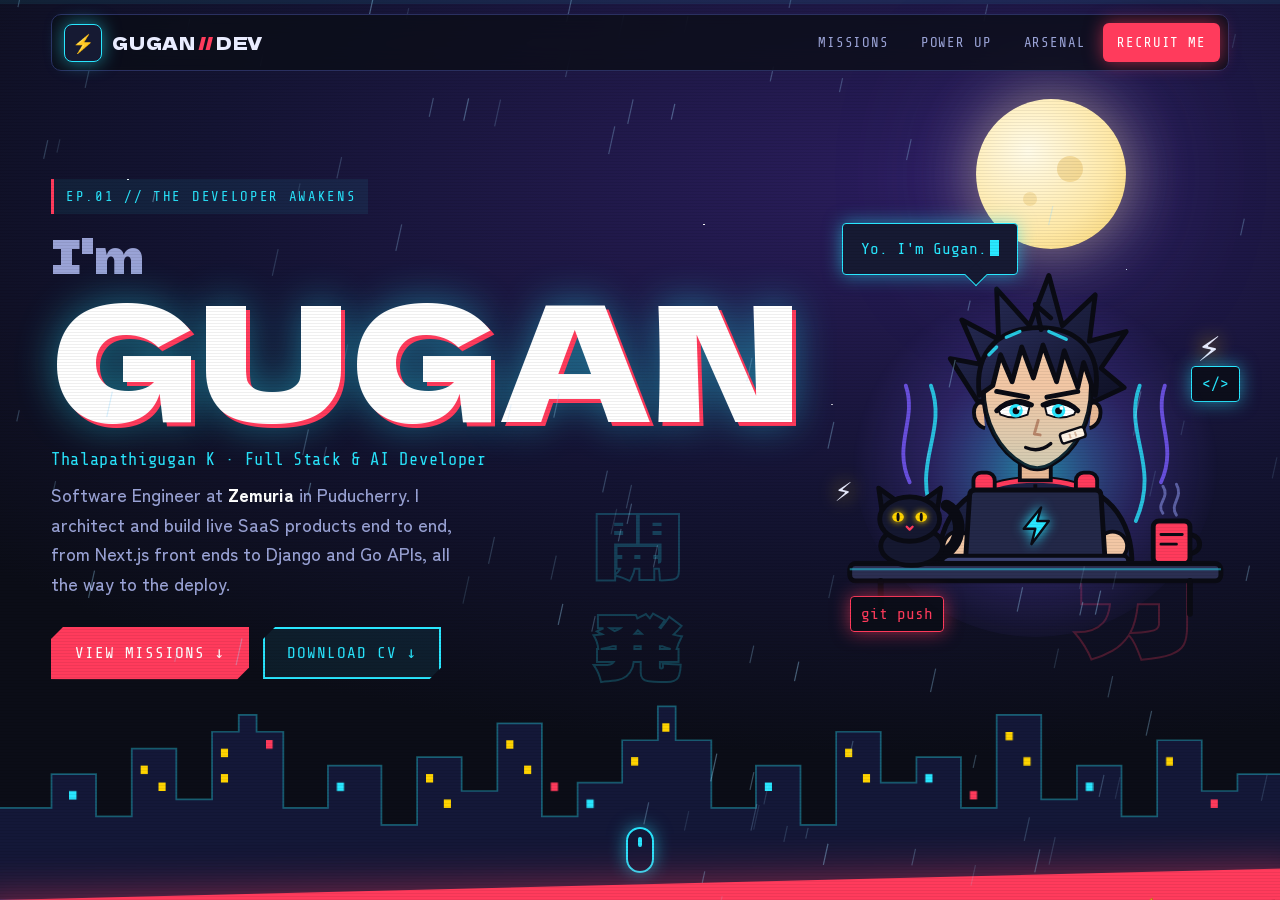
<file: index.html>
<!doctype html>
<html lang="en">
<head>
<meta charset="utf-8">
<meta name="viewport" content="width=device-width, initial-scale=1">
<title>Thalapathigugan K · Full Stack & AI Developer</title>
<meta name="description" content="Portfolio of Thalapathigugan K (Gugan), Full Stack & AI Developer.">
<link rel="icon" href="data:image/svg+xml,%3Csvg xmlns=%27http://www.w3.org/2000/svg%27 viewBox=%270 0 64 64%27%3E%3Crect width=%2764%27 height=%2764%27 rx=%2714%27 fill=%27%23141413%27/%3E%3Ctext x=%2732%27 y=%2742%27 font-family=%27Arial%27 font-weight=%27700%27 font-size=%2728%27 fill=%27%23f2efe8%27 text-anchor=%27middle%27%3ETK%3C/text%3E%3Ccircle cx=%2750%27 cy=%2740%27 r=%274%27 fill=%27%23e5481c%27/%3E%3C/svg%3E">
<style>
  html, body { margin: 0; height: 100%; background: #141413; overflow: hidden; }
  iframe { display: block; border: 0; width: 100%; height: 100vh; height: 100dvh; }
</style>
</head>
<body>
<iframe id="site" title="Portfolio"></iframe>
<noscript><p style="color:#f2efe8;font-family:sans-serif;padding:24px">
  Pick a style: <a href="clean/">Clean</a> · <a href="anime/">Anime</a> · <a href="shonen/">Shonen</a>
</p></noscript>
<script>
  // Each refresh shows a different style than the last visit.
  var styles = ['clean', 'anime', 'shonen'];
  var last = null;
  try { last = localStorage.getItem('portfolio-style'); } catch (e) {}
  var choices = styles.filter(function (s) { return s !== last; });
  var pick = choices[Math.floor(Math.random() * choices.length)];
  try { localStorage.setItem('portfolio-style', pick); } catch (e) {}

  var frame = document.getElementById('site');
  frame.src = pick + '/';
  frame.addEventListener('load', function () {
    try { document.title = frame.contentDocument.title; } catch (e) {}
  });
</script>
</body>
</html>
</file>
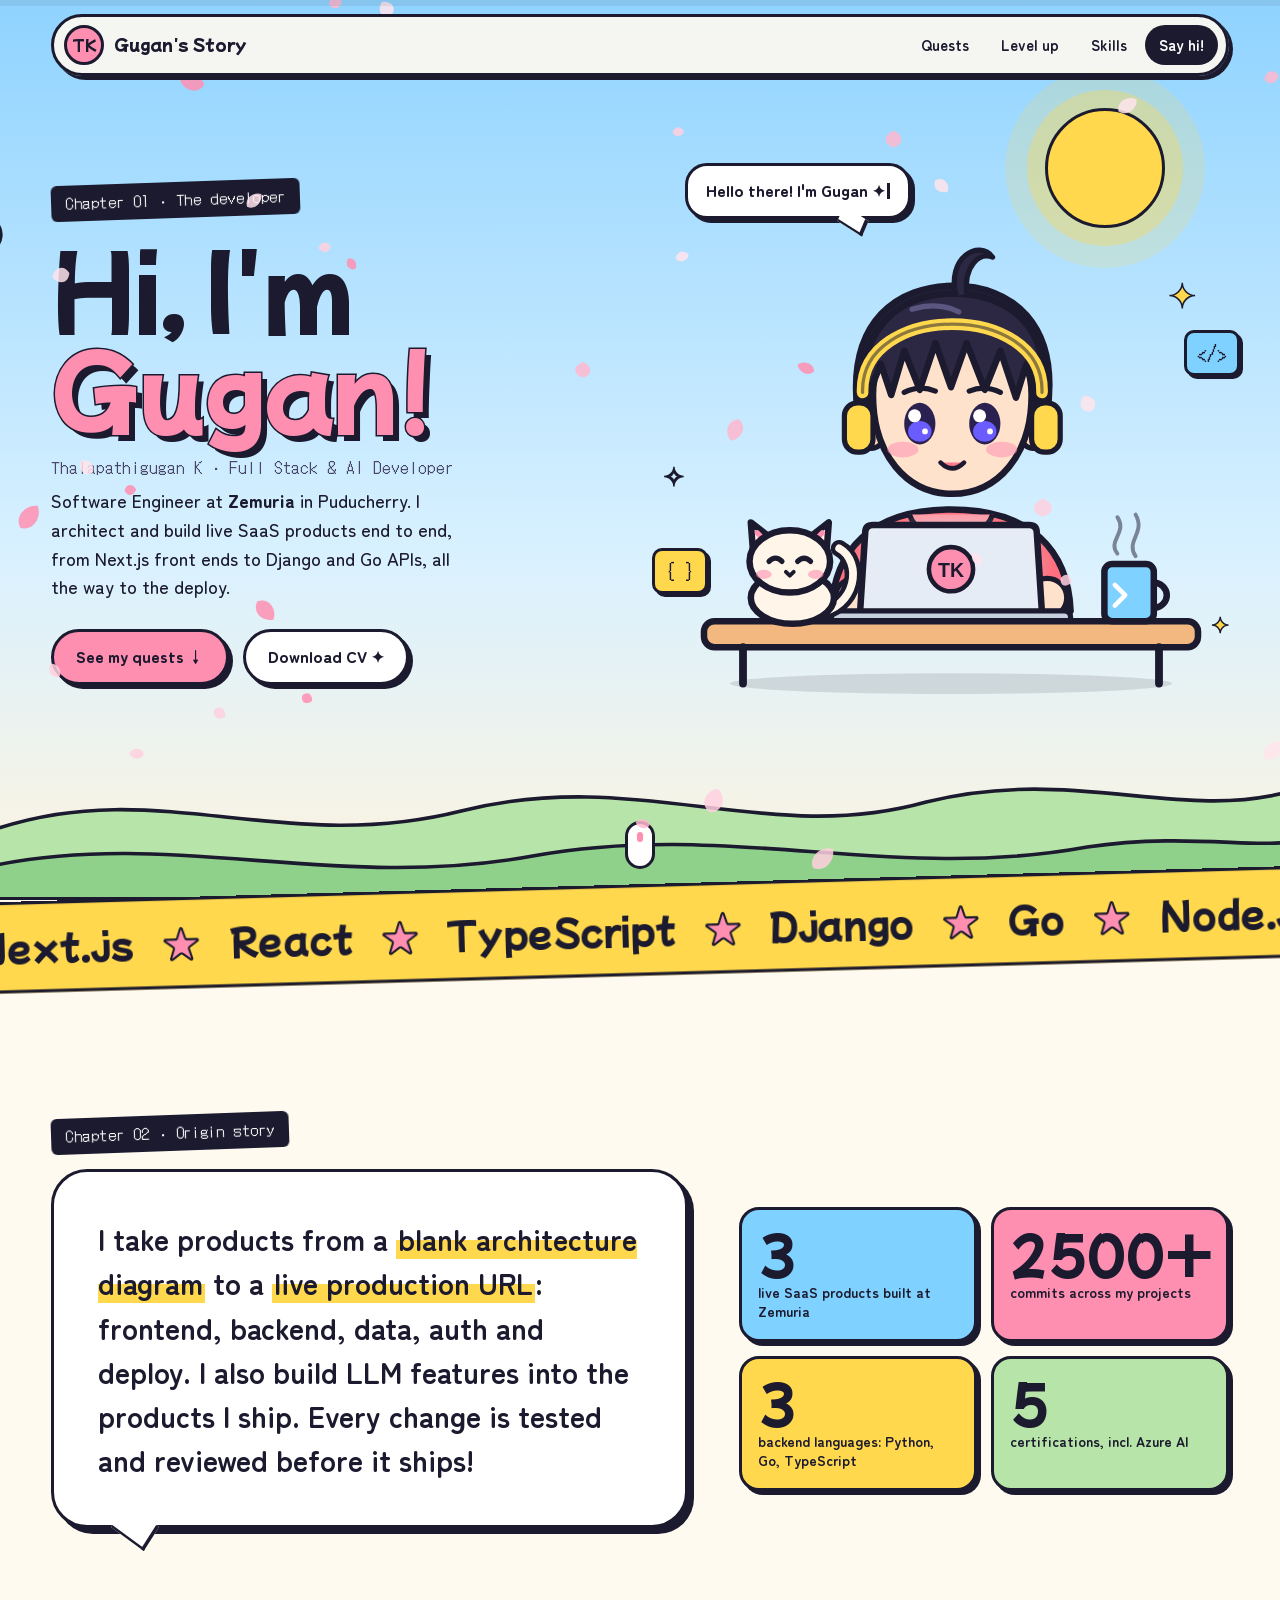
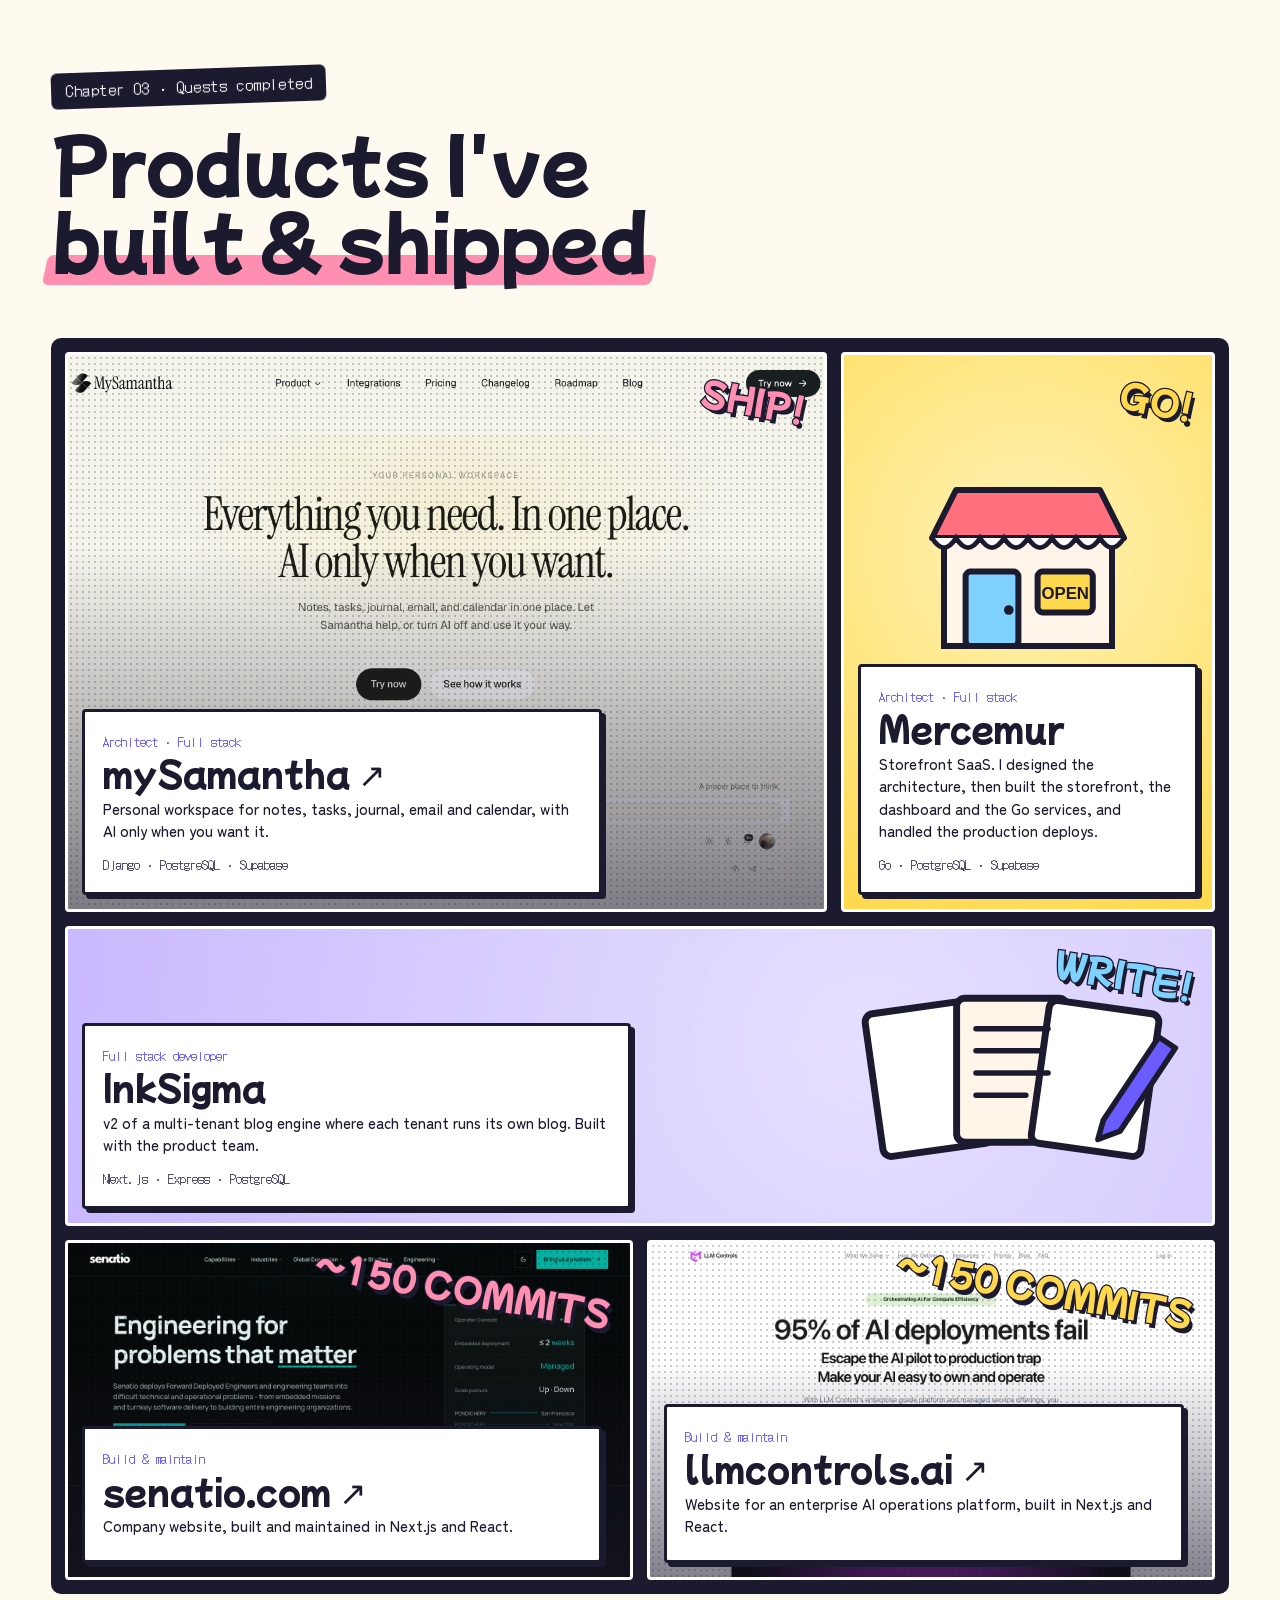
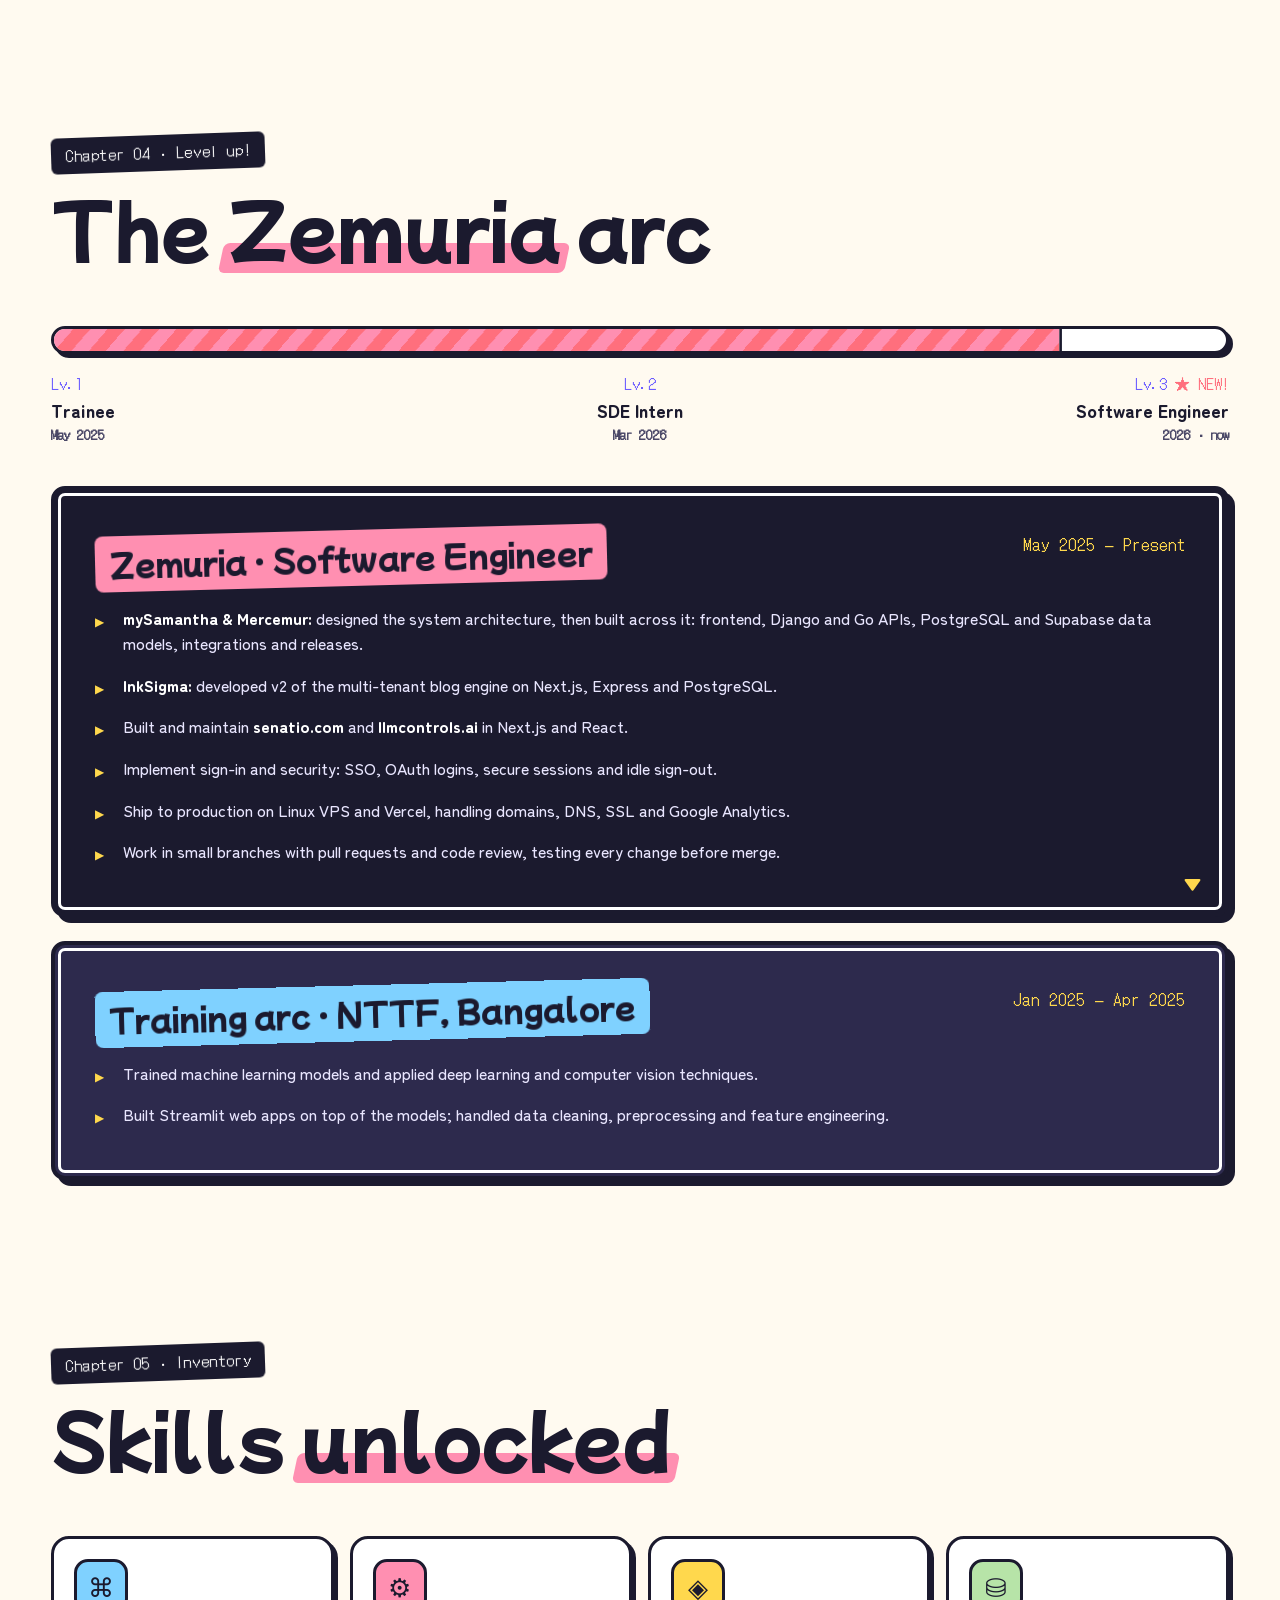
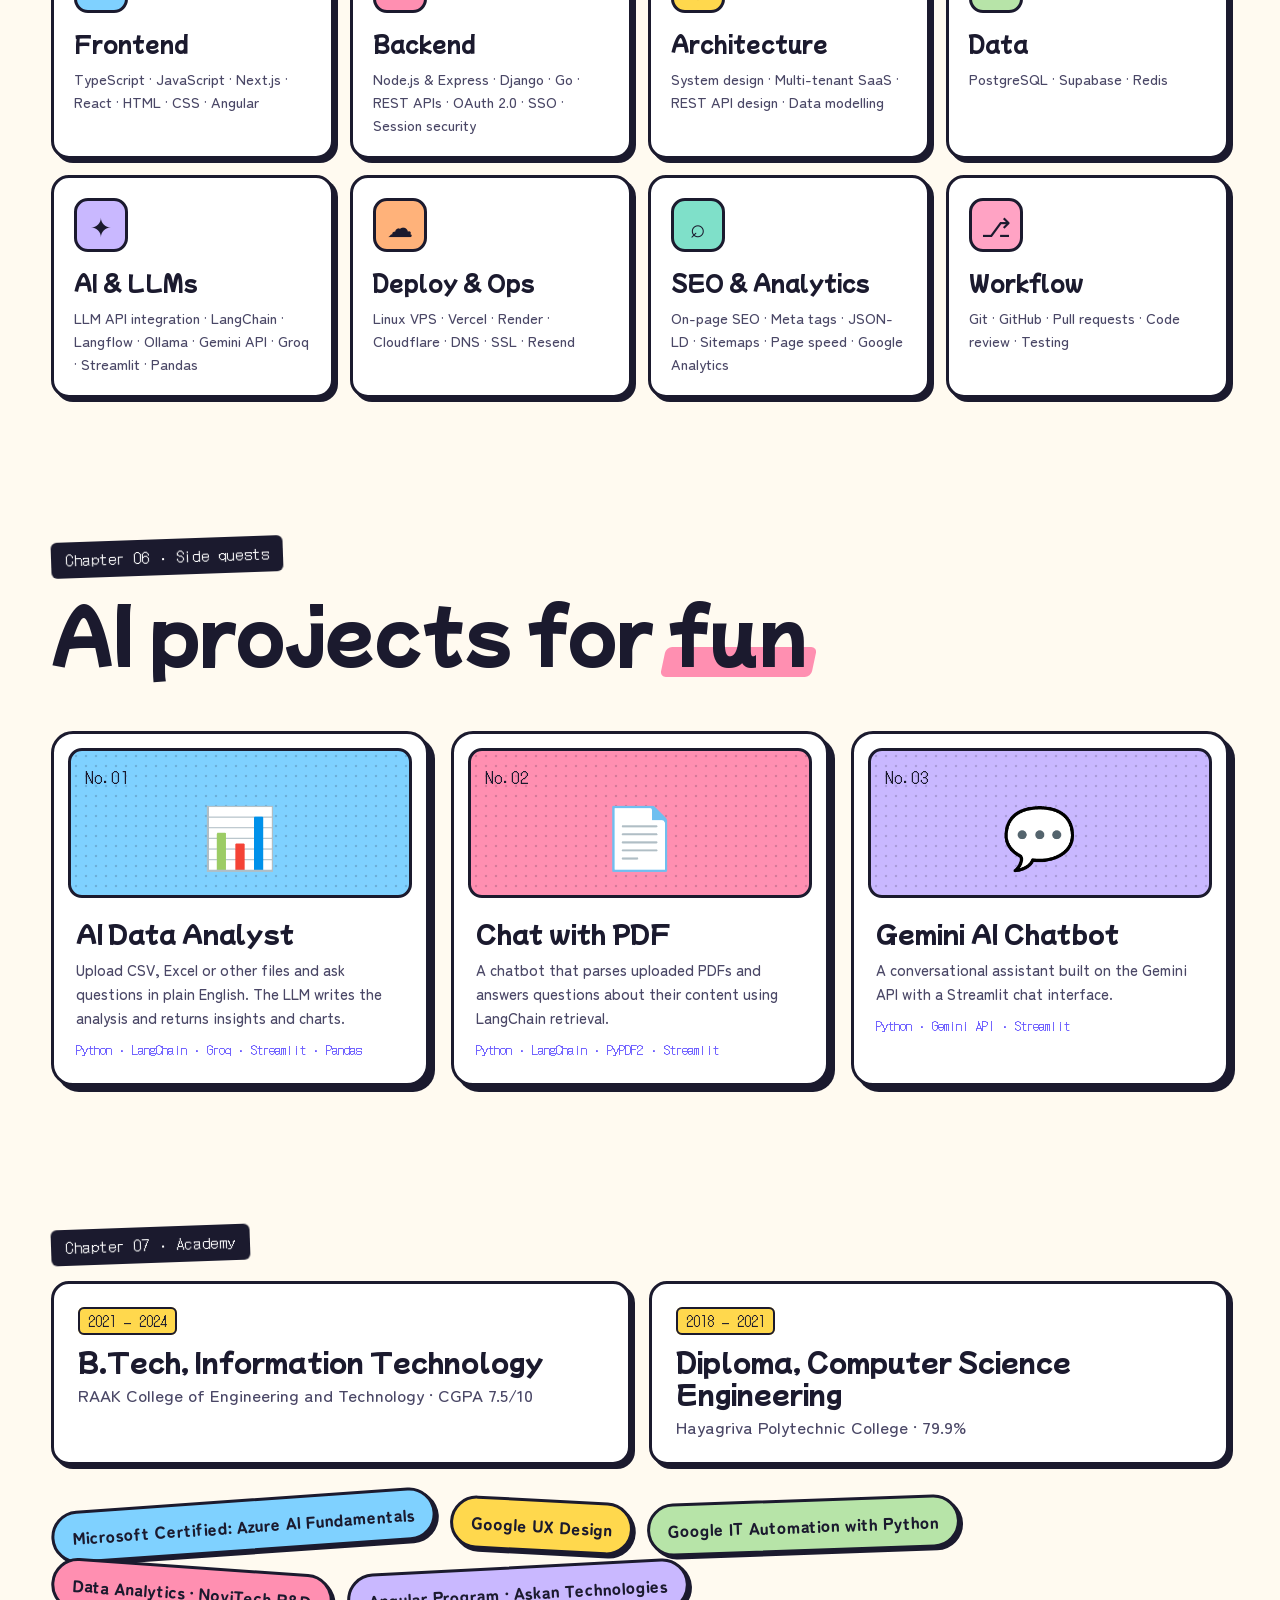
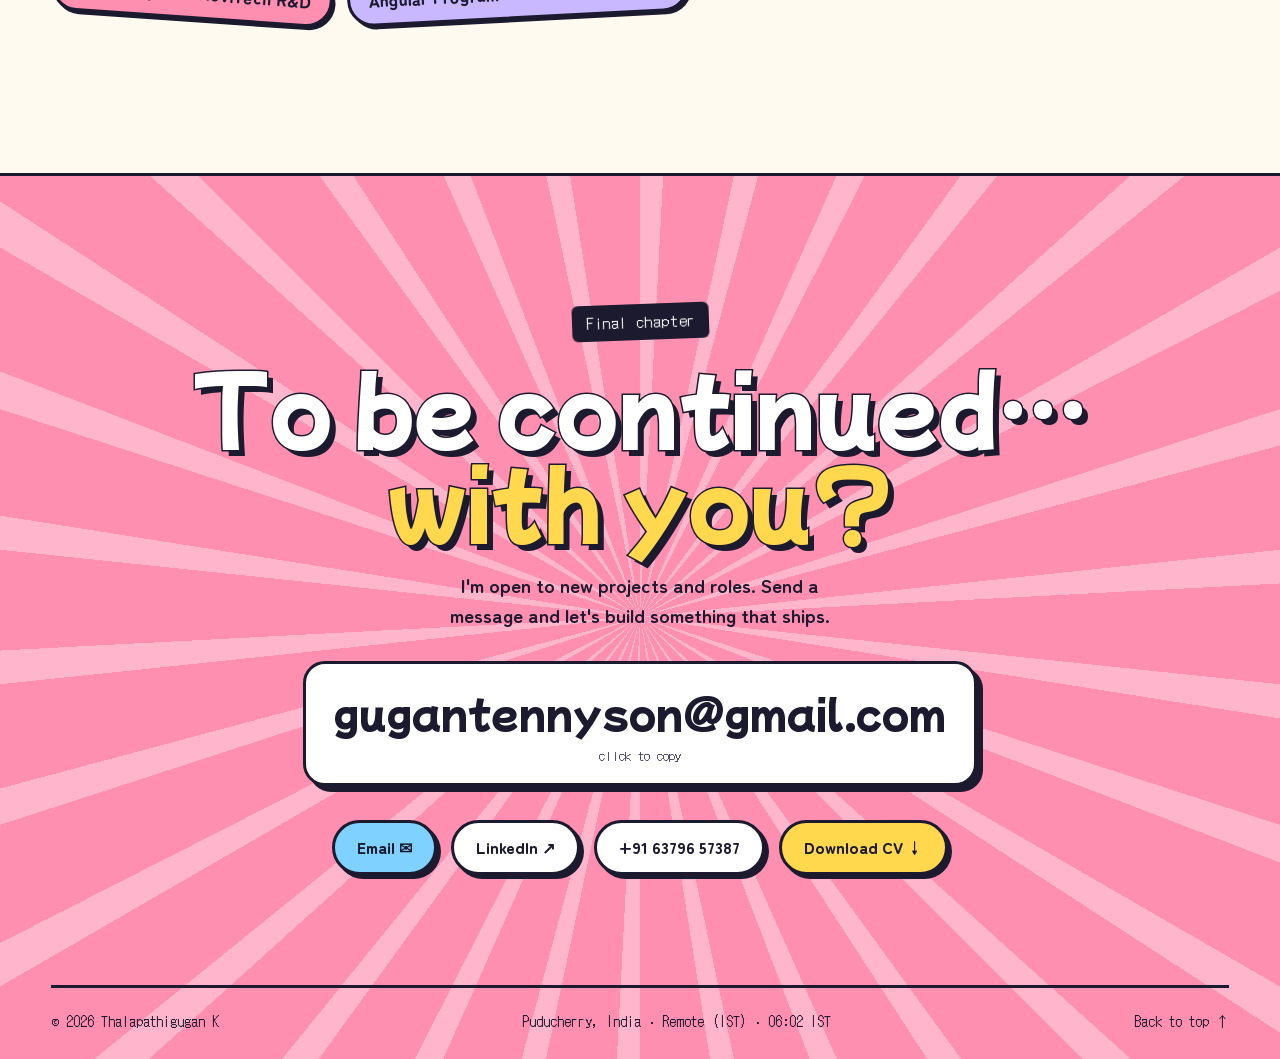
<file: anime/index.html>
<!doctype html>
<html lang="en">
<head>
  <meta charset="utf-8">
  <meta name="viewport" content="width=device-width, initial-scale=1">
  <title>Gugan's Story · Full Stack & AI Developer</title>
  <meta name="description" content="Thalapathigugan K (Gugan), Software Engineer at Zemuria, Puducherry. A manga-style portfolio of the SaaS products I architect and ship.">
  <meta name="theme-color" content="#9fd8ff">
  <link rel="icon" href="data:image/svg+xml,%3Csvg xmlns=%27http://www.w3.org/2000/svg%27 viewBox=%270 0 64 64%27%3E%3Ccircle cx=%2732%27 cy=%2732%27 r=%2730%27 fill=%27%23ff8fb1%27 stroke=%27%231b1a2e%27 stroke-width=%274%27/%3E%3Ctext x=%2732%27 y=%2742%27 font-family=%27Arial%27 font-weight=%27900%27 font-size=%2726%27 fill=%27%231b1a2e%27 text-anchor=%27middle%27%3ETK%3C/text%3E%3C/svg%3E">
  <link rel="preconnect" href="https://fonts.googleapis.com">
  <link rel="preconnect" href="https://fonts.gstatic.com" crossorigin>
  <link href="https://fonts.googleapis.com/css2?family=Mochiy+Pop+One&family=Zen+Maru+Gothic:wght@500;700;900&family=DotGothic16&display=swap" rel="stylesheet">
  <link rel="stylesheet" href="styles.css">
</head>
<body>

<canvas class="petals" aria-hidden="true"></canvas>
<div class="progress" aria-hidden="true"><span></span></div>

<!-- NAV -->
<header class="nav">
  <a href="#top" class="logo"><span class="logo-badge">TK</span><span class="logo-text">Gugan's Story</span></a>
  <nav class="nav-links" aria-label="Chapters">
    <a href="#quests">Quests</a>
    <a href="#levelup">Level up</a>
    <a href="#skills">Skills</a>
    <a href="#contact" class="nav-cta">Say hi!</a>
  </nav>
</header>

<main id="top">

<!-- ============ HERO ============ -->
<section class="hero">
  <div class="sky" aria-hidden="true">
    <div class="sun"></div>
    <div class="cloud c1" data-depth="0.2"></div>
    <div class="cloud c2" data-depth="0.4"></div>
    <div class="cloud c3" data-depth="0.15"></div>
    <div class="cloud c4" data-depth="0.3"></div>
    <svg class="hills" viewBox="0 0 1440 200" preserveAspectRatio="none">
      <path d="M0 120 C180 60 320 150 520 100 C720 50 860 140 1040 90 C1200 50 1320 110 1440 80 L1440 200 L0 200 Z" fill="#b7e4a8" stroke="#1b1a2e" stroke-width="4"/>
      <path d="M0 160 C200 120 380 190 600 150 C820 110 1000 180 1220 140 C1320 125 1400 140 1440 135 L1440 200 L0 200 Z" fill="#8fd18a" stroke="#1b1a2e" stroke-width="4"/>
    </svg>
  </div>

  <div class="hero-inner">
    <div class="hero-copy">
      <p class="chapter pop" style="--d:0">Chapter 01 · The developer</p>
      <h1 class="hero-title">
        <span class="pop" style="--d:1">Hi, I'm</span>
        <span class="pop name" style="--d:2">Gugan!</span>
      </h1>
      <p class="hero-full pop" style="--d:3">Thalapathigugan K · Full Stack &amp; AI Developer</p>
      <p class="hero-text pop" style="--d:4">
        Software Engineer at <b>Zemuria</b> in Puducherry. I architect and build live SaaS
        products end to end, from Next.js front ends to Django and Go APIs, all the way to the deploy.
      </p>
      <div class="hero-cta pop" style="--d:5">
        <a href="#quests" class="btn btn-pink">See my quests ↓</a>
        <a href="Thalapathigugan_K_CV.pdf" class="btn btn-white" download>Download CV ✦</a>
      </div>
    </div>

    <div class="hero-art" data-depth="0.6">
      <div class="bubble" aria-live="polite"><span id="say">Hello there!</span><i class="caret"></i></div>
      <span class="spark s1" aria-hidden="true">✦</span>
      <span class="spark s2" aria-hidden="true">✧</span>
      <span class="spark s3" aria-hidden="true">✦</span>
      <span class="float-tag t1" aria-hidden="true">&lt;/&gt;</span>
      <span class="float-tag t2" aria-hidden="true">{ }</span>

      <!-- original anime-style character: Gugan coding -->
      <svg class="dev" viewBox="0 0 400 400" role="img" aria-label="Cartoon of Gugan coding on a laptop with a cat and a coffee mug">
        <defs>
          <radialGradient id="screenGlow" cx="50%" cy="50%" r="50%">
            <stop offset="0" stop-color="#bff3ff" stop-opacity=".9"/>
            <stop offset="1" stop-color="#bff3ff" stop-opacity="0"/>
          </radialGradient>
        </defs>

        <!-- floating island shadow -->
        <ellipse cx="200" cy="392" rx="170" ry="8" fill="#1b1a2e" opacity=".12"/>

        <!-- body / hoodie -->
        <path d="M108 336 C110 290 138 258 200 258 C262 258 290 290 292 336 Z" fill="#ff6f7d" stroke="#1b1a2e" stroke-width="5" stroke-linejoin="round"/>
        <path d="M168 262 C176 286 224 286 232 262" fill="#ff9aa5" stroke="#1b1a2e" stroke-width="4"/>
        <path d="M186 280 L182 306 M214 280 L218 306" stroke="#1b1a2e" stroke-width="3.5" stroke-linecap="round"/>
        <circle cx="182" cy="309" r="4" fill="#fff" stroke="#1b1a2e" stroke-width="2.5"/>
        <circle cx="218" cy="309" r="4" fill="#fff" stroke="#1b1a2e" stroke-width="2.5"/>

        <!-- head group (bobs gently) -->
        <g class="head">
          <!-- back hair -->
          <path d="M128 182 C120 112 160 86 202 86 C246 86 284 114 274 184 C266 160 140 160 128 182 Z" fill="#232036" stroke="#1b1a2e" stroke-width="5" stroke-linejoin="round"/>
          <!-- ears -->
          <ellipse cx="139" cy="196" rx="11" ry="15" fill="#ffd9c0" stroke="#1b1a2e" stroke-width="4"/>
          <ellipse cx="263" cy="196" rx="11" ry="15" fill="#ffd9c0" stroke="#1b1a2e" stroke-width="4"/>
          <!-- face -->
          <path d="M140 170 C140 132 168 116 201 116 C234 116 262 132 262 170 C262 216 236 246 201 246 C166 246 140 216 140 170 Z" fill="#ffe2cc" stroke="#1b1a2e" stroke-width="5"/>
          <!-- blush -->
          <ellipse class="blush" cx="163" cy="212" rx="12" ry="6" fill="#ff8fb1" opacity=".55"/>
          <ellipse class="blush" cx="239" cy="212" rx="12" ry="6" fill="#ff8fb1" opacity=".55"/>
          <!-- eyes -->
          <g class="eyes">
            <g transform="translate(176 192)">
              <ellipse rx="12" ry="16" fill="#2a2150"/>
              <ellipse cy="6" rx="9" ry="8" fill="#6b5cff"/>
              <circle cx="-4" cy="-6" r="5" fill="#fff"/>
              <circle cx="4" cy="6" r="2.2" fill="#fff"/>
            </g>
            <g transform="translate(226 192)">
              <ellipse rx="12" ry="16" fill="#2a2150"/>
              <ellipse cy="6" rx="9" ry="8" fill="#6b5cff"/>
              <circle cx="-4" cy="-6" r="5" fill="#fff"/>
              <circle cx="4" cy="6" r="2.2" fill="#fff"/>
            </g>
          </g>
          <!-- brows -->
          <path d="M164 168 Q176 162 188 167 M214 167 Q226 162 238 168" fill="none" stroke="#1b1a2e" stroke-width="4" stroke-linecap="round"/>
          <!-- mouth -->
          <path d="M192 222 Q201 231 210 222" fill="#ff7a8a" stroke="#1b1a2e" stroke-width="3.5" stroke-linecap="round" stroke-linejoin="round"/>
          <!-- front spiky bangs -->
          <path class="bangs" d="M134 176 C126 118 162 92 202 92 C246 92 280 120 268 176 L258 146 L250 172 L238 136 L226 166 L212 130 L200 164 L188 130 L176 166 L164 136 L154 170 L146 146 Z" fill="#2c2843" stroke="#1b1a2e" stroke-width="5" stroke-linejoin="round"/>
          <path d="M170 104 Q190 98 206 106" fill="none" stroke="#5b5680" stroke-width="4" stroke-linecap="round"/>
          <!-- ahoge (antenna strand) -->
          <path class="ahoge" d="M204 94 C196 64 222 50 232 64 C222 60 210 70 212 92" fill="#2c2843" stroke="#1b1a2e" stroke-width="4" stroke-linejoin="round"/>
          <!-- headphones -->
          <path d="M132 168 C130 98 272 98 270 168" fill="none" stroke="#ffd84d" stroke-width="9" stroke-linecap="round"/>
          <path d="M132 168 C130 98 272 98 270 168" fill="none" stroke="#1b1a2e" stroke-width="2.5" stroke-linecap="round" opacity=".5"/>
          <rect x="118" y="176" width="22" height="38" rx="10" fill="#ffd84d" stroke="#1b1a2e" stroke-width="4"/>
          <rect x="262" y="176" width="22" height="38" rx="10" fill="#ffd84d" stroke="#1b1a2e" stroke-width="4"/>
        </g>

        <!-- screen glow on chest -->
        <ellipse cx="200" cy="300" rx="80" ry="40" fill="url(#screenGlow)" class="glow"/>

        <!-- hands (typing) -->
        <circle class="hand hl" cx="126" cy="326" r="15" fill="#ffe2cc" stroke="#1b1a2e" stroke-width="4"/>
        <circle class="hand hr" cx="274" cy="326" r="15" fill="#ffe2cc" stroke="#1b1a2e" stroke-width="4"/>

        <!-- laptop (back faces us) -->
        <path d="M140 270 L260 270 Q266 270 266 276 L270 338 L130 338 L134 276 Q134 270 140 270 Z" fill="#e6ecf5" stroke="#1b1a2e" stroke-width="5" stroke-linejoin="round"/>
        <circle cx="200" cy="304" r="17" fill="#ff8fb1" stroke="#1b1a2e" stroke-width="3.5"/>
        <text x="200" y="310" text-anchor="middle" font-family="Arial, sans-serif" font-weight="900" font-size="15" fill="#1b1a2e">TK</text>
        <rect x="108" y="336" width="184" height="10" rx="5" fill="#c7d0dd" stroke="#1b1a2e" stroke-width="4"/>

        <!-- desk -->
        <rect x="10" y="344" width="380" height="20" rx="8" fill="#f2b880" stroke="#1b1a2e" stroke-width="5"/>
        <path d="M40 364 L40 392 M360 364 L360 392" stroke="#1b1a2e" stroke-width="6" stroke-linecap="round"/>

        <!-- coffee mug with steam -->
        <g transform="translate(318 300)">
          <path class="steam st1" d="M10 -8 C2 -18 18 -24 10 -36" fill="none" stroke="#1b1a2e" stroke-width="3" stroke-linecap="round" opacity=".5"/>
          <path class="steam st2" d="M24 -6 C16 -18 32 -24 24 -38" fill="none" stroke="#1b1a2e" stroke-width="3" stroke-linecap="round" opacity=".5"/>
          <path d="M36 14 C52 14 52 34 36 34" fill="none" stroke="#1b1a2e" stroke-width="5"/>
          <rect x="0" y="0" width="38" height="44" rx="6" fill="#7fd1ff" stroke="#1b1a2e" stroke-width="5"/>
          <path d="M8 16 L16 24 L8 32" fill="none" stroke="#fff" stroke-width="3.5" stroke-linecap="round" stroke-linejoin="round"/>
        </g>

        <!-- cat -->
        <g transform="translate(36 268)">
          <path class="tail" d="M60 70 C92 66 96 30 78 20" fill="none" stroke="#1b1a2e" stroke-width="13" stroke-linecap="round"/>
          <path class="tail" d="M60 70 C92 66 96 30 78 20" fill="none" stroke="#fff6e9" stroke-width="6" stroke-linecap="round"/>
          <ellipse cx="42" cy="58" rx="32" ry="20" fill="#fff6e9" stroke="#1b1a2e" stroke-width="5"/>
          <g class="cat-head">
            <path d="M12 26 L10 0 L28 14 Z M52 14 L70 0 L68 26 Z" fill="#fff6e9" stroke="#1b1a2e" stroke-width="5" stroke-linejoin="round"/>
            <path d="M15 8 L22 15 M65 8 L58 15" stroke="#ff8fb1" stroke-width="4" stroke-linecap="round"/>
            <ellipse cx="40" cy="30" rx="31" ry="24" fill="#fff6e9" stroke="#1b1a2e" stroke-width="5"/>
            <path class="cat-eye" d="M24 30 Q29 25 34 30 M46 30 Q51 25 56 30" fill="none" stroke="#1b1a2e" stroke-width="4" stroke-linecap="round"/>
            <path d="M37 38 L40 41 L43 38" fill="none" stroke="#1b1a2e" stroke-width="3" stroke-linecap="round" stroke-linejoin="round"/>
            <ellipse cx="20" cy="40" rx="6" ry="3.5" fill="#ff8fb1" opacity=".6"/>
            <ellipse cx="60" cy="40" rx="6" ry="3.5" fill="#ff8fb1" opacity=".6"/>
          </g>
        </g>
      </svg>
    </div>
  </div>

  <a href="#story" class="scroll-hint" aria-label="Scroll down"><span></span></a>
</section>

<!-- MANGA BAND -->
<div class="band" aria-hidden="true">
  <div class="band-track">
    <span>Next.js</span><b>★</b><span>React</span><b>★</b><span>TypeScript</span><b>★</b><span>Django</span><b>★</b><span>Go</span><b>★</b><span>Node.js</span><b>★</b><span>PostgreSQL</span><b>★</b><span>Supabase</span><b>★</b><span>LangChain</span><b>★</b><span>Vercel</span><b>★</b>
    <span>Next.js</span><b>★</b><span>React</span><b>★</b><span>TypeScript</span><b>★</b><span>Django</span><b>★</b><span>Go</span><b>★</b><span>Node.js</span><b>★</b><span>PostgreSQL</span><b>★</b><span>Supabase</span><b>★</b><span>LangChain</span><b>★</b><span>Vercel</span><b>★</b>
  </div>
</div>

<!-- ============ STORY ============ -->
<section class="section story" id="story">
  <p class="chapter reveal">Chapter 02 · Origin story</p>
  <div class="story-grid">
    <div class="speech reveal">
      <p>
        I take products from a <mark>blank architecture diagram</mark> to a
        <mark>live production URL</mark>: frontend, backend, data, auth and deploy.
        I also build LLM features into the products I ship.
        Every change is tested and reviewed before it ships!
      </p>
      <span class="speech-tail" aria-hidden="true"></span>
    </div>
    <div class="powerups">
      <div class="power reveal"><strong data-count="3">0</strong><span>live SaaS products built at Zemuria</span></div>
      <div class="power reveal"><strong data-count="2500" data-suffix="+">0</strong><span>commits across my projects</span></div>
      <div class="power reveal"><strong data-count="3">0</strong><span>backend languages: Python, Go, TypeScript</span></div>
      <div class="power reveal"><strong data-count="5">0</strong><span>certifications, incl. Azure AI</span></div>
    </div>
  </div>
</section>

<!-- ============ QUESTS (WORK) ============ -->
<section class="section quests" id="quests">
  <p class="chapter reveal">Chapter 03 · Quests completed</p>
  <h2 class="title reveal">Products I've <span class="hl">built &amp; shipped</span></h2>

  <div class="manga">
    <a class="panel p-big reveal" href="https://mysamantha.ai" target="_blank" rel="noopener">
      <div class="panel-img" style="background-image:url('images/mysamantha.png')"></div>
      <span class="sfx sfx-pink">SHIP!</span>
      <div class="caption">
        <span class="tag">Architect · Full stack</span>
        <h3>mySamantha ↗</h3>
        <p>Personal workspace for notes, tasks, journal, email and calendar, with AI only when you want it.</p>
        <small>Django · PostgreSQL · Supabase</small>
      </div>
    </a>

    <div class="panel p-tall reveal">
      <div class="panel-art art-shop" aria-hidden="true">
        <svg viewBox="0 0 200 200">
          <path d="M30 80 L170 80 L170 170 L30 170 Z" fill="#fff6e9" stroke="#1b1a2e" stroke-width="5"/>
          <path d="M20 80 L40 40 L160 40 L180 80 Z" fill="#ff6f7d" stroke="#1b1a2e" stroke-width="5" stroke-linejoin="round"/>
          <path d="M20 80 Q30 96 40 80 Q50 96 60 80 Q70 96 80 80 Q90 96 100 80 Q110 96 120 80 Q130 96 140 80 Q150 96 160 80 Q170 96 180 80" fill="#fff" stroke="#1b1a2e" stroke-width="4"/>
          <rect x="48" y="108" width="44" height="62" rx="4" fill="#7fd1ff" stroke="#1b1a2e" stroke-width="5"/>
          <rect x="108" y="108" width="46" height="34" rx="4" fill="#ffd84d" stroke="#1b1a2e" stroke-width="5"/>
          <circle cx="84" cy="140" r="4" fill="#1b1a2e"/>
          <text x="131" y="131" text-anchor="middle" font-family="Arial" font-weight="900" font-size="14" fill="#1b1a2e">OPEN</text>
        </svg>
      </div>
      <span class="sfx sfx-yellow">GO!</span>
      <div class="caption">
        <span class="tag">Architect · Full stack</span>
        <h3>Mercemur</h3>
        <p>Storefront SaaS. I designed the architecture, then built the storefront, the dashboard and the Go services, and handled the production deploys.</p>
        <small>Go · PostgreSQL · Supabase</small>
      </div>
    </div>

    <div class="panel p-wide reveal">
      <div class="panel-art art-ink" aria-hidden="true">
        <svg viewBox="0 0 260 160">
          <rect x="30" y="30" width="80" height="104" rx="6" fill="#fff" stroke="#1b1a2e" stroke-width="5" transform="rotate(-8 70 82)"/>
          <rect x="90" y="24" width="80" height="104" rx="6" fill="#fff6e9" stroke="#1b1a2e" stroke-width="5"/>
          <rect x="150" y="30" width="80" height="104" rx="6" fill="#fff" stroke="#1b1a2e" stroke-width="5" transform="rotate(8 190 82)"/>
          <path d="M104 46 H156 M104 62 H150 M104 78 H156 M104 94 H140" stroke="#1b1a2e" stroke-width="4" stroke-linecap="round"/>
          <path class="pen" d="M196 112 L236 52 L248 60 L208 120 L192 126 Z" fill="#6b5cff" stroke="#1b1a2e" stroke-width="4" stroke-linejoin="round"/>
        </svg>
      </div>
      <span class="sfx sfx-blue">WRITE!</span>
      <div class="caption">
        <span class="tag">Full stack developer</span>
        <h3>InkSigma</h3>
        <p>v2 of a multi-tenant blog engine where each tenant runs its own blog. Built with the product team.</p>
        <small>Next.js · Express · PostgreSQL</small>
      </div>
    </div>

    <a class="panel p-half reveal" href="https://senatio.com" target="_blank" rel="noopener">
      <div class="panel-img" style="background-image:url('images/senatio.png')"></div>
      <span class="sfx sfx-pink">~150 COMMITS</span>
      <div class="caption">
        <span class="tag">Build &amp; maintain</span>
        <h3>senatio.com ↗</h3>
        <p>Company website, built and maintained in Next.js and React.</p>
      </div>
    </a>

    <a class="panel p-half reveal" href="https://llmcontrols.ai" target="_blank" rel="noopener">
      <div class="panel-img" style="background-image:url('images/llmcontrols.png')"></div>
      <span class="sfx sfx-yellow">~150 COMMITS</span>
      <div class="caption">
        <span class="tag">Build &amp; maintain</span>
        <h3>llmcontrols.ai ↗</h3>
        <p>Website for an enterprise AI operations platform, built in Next.js and React.</p>
      </div>
    </a>
  </div>
</section>

<!-- ============ LEVEL UP (EXPERIENCE) ============ -->
<section class="section levelup" id="levelup">
  <p class="chapter reveal">Chapter 04 · Level up!</p>
  <h2 class="title reveal">The <span class="hl">Zemuria</span> arc</h2>

  <div class="xp reveal">
    <div class="xp-bar"><span class="xp-fill"></span></div>
    <ol class="xp-levels">
      <li><b>Lv.1</b> Trainee<small>May 2025</small></li>
      <li><b>Lv.2</b> SDE Intern<small>Mar 2026</small></li>
      <li class="now"><b>Lv.3</b> Software Engineer<small>2026 · now</small></li>
    </ol>
  </div>

  <div class="dialog reveal">
    <div class="dialog-head">
      <span class="dialog-name">Zemuria · Software Engineer</span>
      <span class="dialog-date">May 2025 – Present</span>
    </div>
    <ul>
      <li><b>mySamantha &amp; Mercemur:</b> designed the system architecture, then built across it: frontend, Django and Go APIs, PostgreSQL and Supabase data models, integrations and releases.</li>
      <li><b>InkSigma:</b> developed v2 of the multi-tenant blog engine on Next.js, Express and PostgreSQL.</li>
      <li>Built and maintain <b>senatio.com</b> and <b>llmcontrols.ai</b> in Next.js and React.</li>
      <li>Implement sign-in and security: SSO, OAuth logins, secure sessions and idle sign-out.</li>
      <li>Ship to production on Linux VPS and Vercel, handling domains, DNS, SSL and Google Analytics.</li>
      <li>Work in small branches with pull requests and code review, testing every change before merge.</li>
    </ul>
    <span class="dialog-next" aria-hidden="true">▼</span>
  </div>

  <div class="dialog dialog-alt reveal">
    <div class="dialog-head">
      <span class="dialog-name">Training arc · NTTF, Bangalore</span>
      <span class="dialog-date">Jan 2025 – Apr 2025</span>
    </div>
    <ul>
      <li>Trained machine learning models and applied deep learning and computer vision techniques.</li>
      <li>Built Streamlit web apps on top of the models; handled data cleaning, preprocessing and feature engineering.</li>
    </ul>
  </div>
</section>

<!-- ============ SKILLS (INVENTORY) ============ -->
<section class="section skills" id="skills">
  <p class="chapter reveal">Chapter 05 · Inventory</p>
  <h2 class="title reveal">Skills <span class="hl">unlocked</span></h2>

  <div class="inventory">
    <div class="item reveal" style="--c:#7fd1ff"><span class="item-ico">⌘</span><h3>Frontend</h3><p>TypeScript · JavaScript · Next.js · React · HTML · CSS · Angular</p></div>
    <div class="item reveal" style="--c:#ff8fb1"><span class="item-ico">⚙</span><h3>Backend</h3><p>Node.js &amp; Express · Django · Go · REST APIs · OAuth 2.0 · SSO · Session security</p></div>
    <div class="item reveal" style="--c:#ffd84d"><span class="item-ico">◈</span><h3>Architecture</h3><p>System design · Multi-tenant SaaS · REST API design · Data modelling</p></div>
    <div class="item reveal" style="--c:#b7e4a8"><span class="item-ico">⛁</span><h3>Data</h3><p>PostgreSQL · Supabase · Redis</p></div>
    <div class="item reveal" style="--c:#c9b8ff"><span class="item-ico">✦</span><h3>AI &amp; LLMs</h3><p>LLM API integration · LangChain · Langflow · Ollama · Gemini API · Groq · Streamlit · Pandas</p></div>
    <div class="item reveal" style="--c:#ffb27a"><span class="item-ico">☁</span><h3>Deploy &amp; Ops</h3><p>Linux VPS · Vercel · Render · Cloudflare · DNS · SSL · Resend</p></div>
    <div class="item reveal" style="--c:#7fe0c9"><span class="item-ico">⌕</span><h3>SEO &amp; Analytics</h3><p>On-page SEO · Meta tags · JSON-LD · Sitemaps · Page speed · Google Analytics</p></div>
    <div class="item reveal" style="--c:#ffa3c4"><span class="item-ico">⎇</span><h3>Workflow</h3><p>Git · GitHub · Pull requests · Code review · Testing</p></div>
  </div>
</section>

<!-- ============ SIDE QUESTS (LAB) ============ -->
<section class="section side" id="side">
  <p class="chapter reveal">Chapter 06 · Side quests</p>
  <h2 class="title reveal">AI projects for <span class="hl">fun</span></h2>

  <div class="cards">
    <article class="card reveal">
      <div class="card-top" style="--c:#7fd1ff"><span>No.01</span><span class="card-ico">📊</span></div>
      <h3>AI Data Analyst</h3>
      <p>Upload CSV, Excel or other files and ask questions in plain English. The LLM writes the analysis and returns insights and charts.</p>
      <small>Python · LangChain · Groq · Streamlit · Pandas</small>
    </article>
    <article class="card reveal">
      <div class="card-top" style="--c:#ff8fb1"><span>No.02</span><span class="card-ico">📄</span></div>
      <h3>Chat with PDF</h3>
      <p>A chatbot that parses uploaded PDFs and answers questions about their content using LangChain retrieval.</p>
      <small>Python · LangChain · PyPDF2 · Streamlit</small>
    </article>
    <article class="card reveal">
      <div class="card-top" style="--c:#c9b8ff"><span>No.03</span><span class="card-ico">💬</span></div>
      <h3>Gemini AI Chatbot</h3>
      <p>A conversational assistant built on the Gemini API with a Streamlit chat interface.</p>
      <small>Python · Gemini API · Streamlit</small>
    </article>
  </div>
</section>

<!-- ============ ACADEMY ============ -->
<section class="section academy" id="academy">
  <p class="chapter reveal">Chapter 07 · Academy</p>
  <div class="academy-grid">
    <div class="school reveal">
      <span class="school-year">2021 – 2024</span>
      <h3>B.Tech, Information Technology</h3>
      <p>RAAK College of Engineering and Technology · CGPA 7.5/10</p>
    </div>
    <div class="school reveal">
      <span class="school-year">2018 – 2021</span>
      <h3>Diploma, Computer Science Engineering</h3>
      <p>Hayagriva Polytechnic College · 79.9%</p>
    </div>
  </div>
  <ul class="stickers">
    <li class="sticker reveal" style="--r:-4deg;--c:#7fd1ff">Microsoft Certified: Azure AI Fundamentals</li>
    <li class="sticker reveal" style="--r:3deg;--c:#ffd84d">Google UX Design</li>
    <li class="sticker reveal" style="--r:-2deg;--c:#b7e4a8">Google IT Automation with Python</li>
    <li class="sticker reveal" style="--r:4deg;--c:#ff8fb1">Data Analytics · NoviTech R&amp;D</li>
    <li class="sticker reveal" style="--r:-3deg;--c:#c9b8ff">Angular Program · Askan Technologies</li>
  </ul>
</section>

<!-- ============ CONTACT ============ -->
<section class="contact" id="contact">
  <div class="speedlines" aria-hidden="true"></div>
  <p class="chapter reveal">Final chapter</p>
  <h2 class="contact-title reveal">To be continued… <span>with you?</span></h2>
  <p class="contact-text reveal">I'm open to new projects and roles. Send a message and let's build something that ships.</p>

  <button class="email reveal" type="button" data-email="gugantennyson@gmail.com">
    gugantennyson@gmail.com <small>click to copy</small>
  </button>

  <div class="contact-links reveal">
    <a href="mailto:gugantennyson@gmail.com" class="btn btn-pink">Email ✉</a>
    <a href="https://linkedin.com/in/gugan22" target="_blank" rel="noopener" class="btn btn-white">LinkedIn ↗</a>
    <a href="tel:+916379657387" class="btn btn-white">+91 63796 57387</a>
    <a href="Thalapathigugan_K_CV.pdf" download class="btn btn-yellow">Download CV ↓</a>
  </div>

  <footer class="foot">
    <span>© 2026 Thalapathigugan K</span>
    <span>Puducherry, India · Remote (IST) · <span id="clock">--:--</span></span>
    <a href="#top">Back to top ↑</a>
  </footer>
</section>

</main>

<div class="toast" role="status" aria-live="polite"></div>
<script src="main.js"></script>
</body>
</html>
</file>
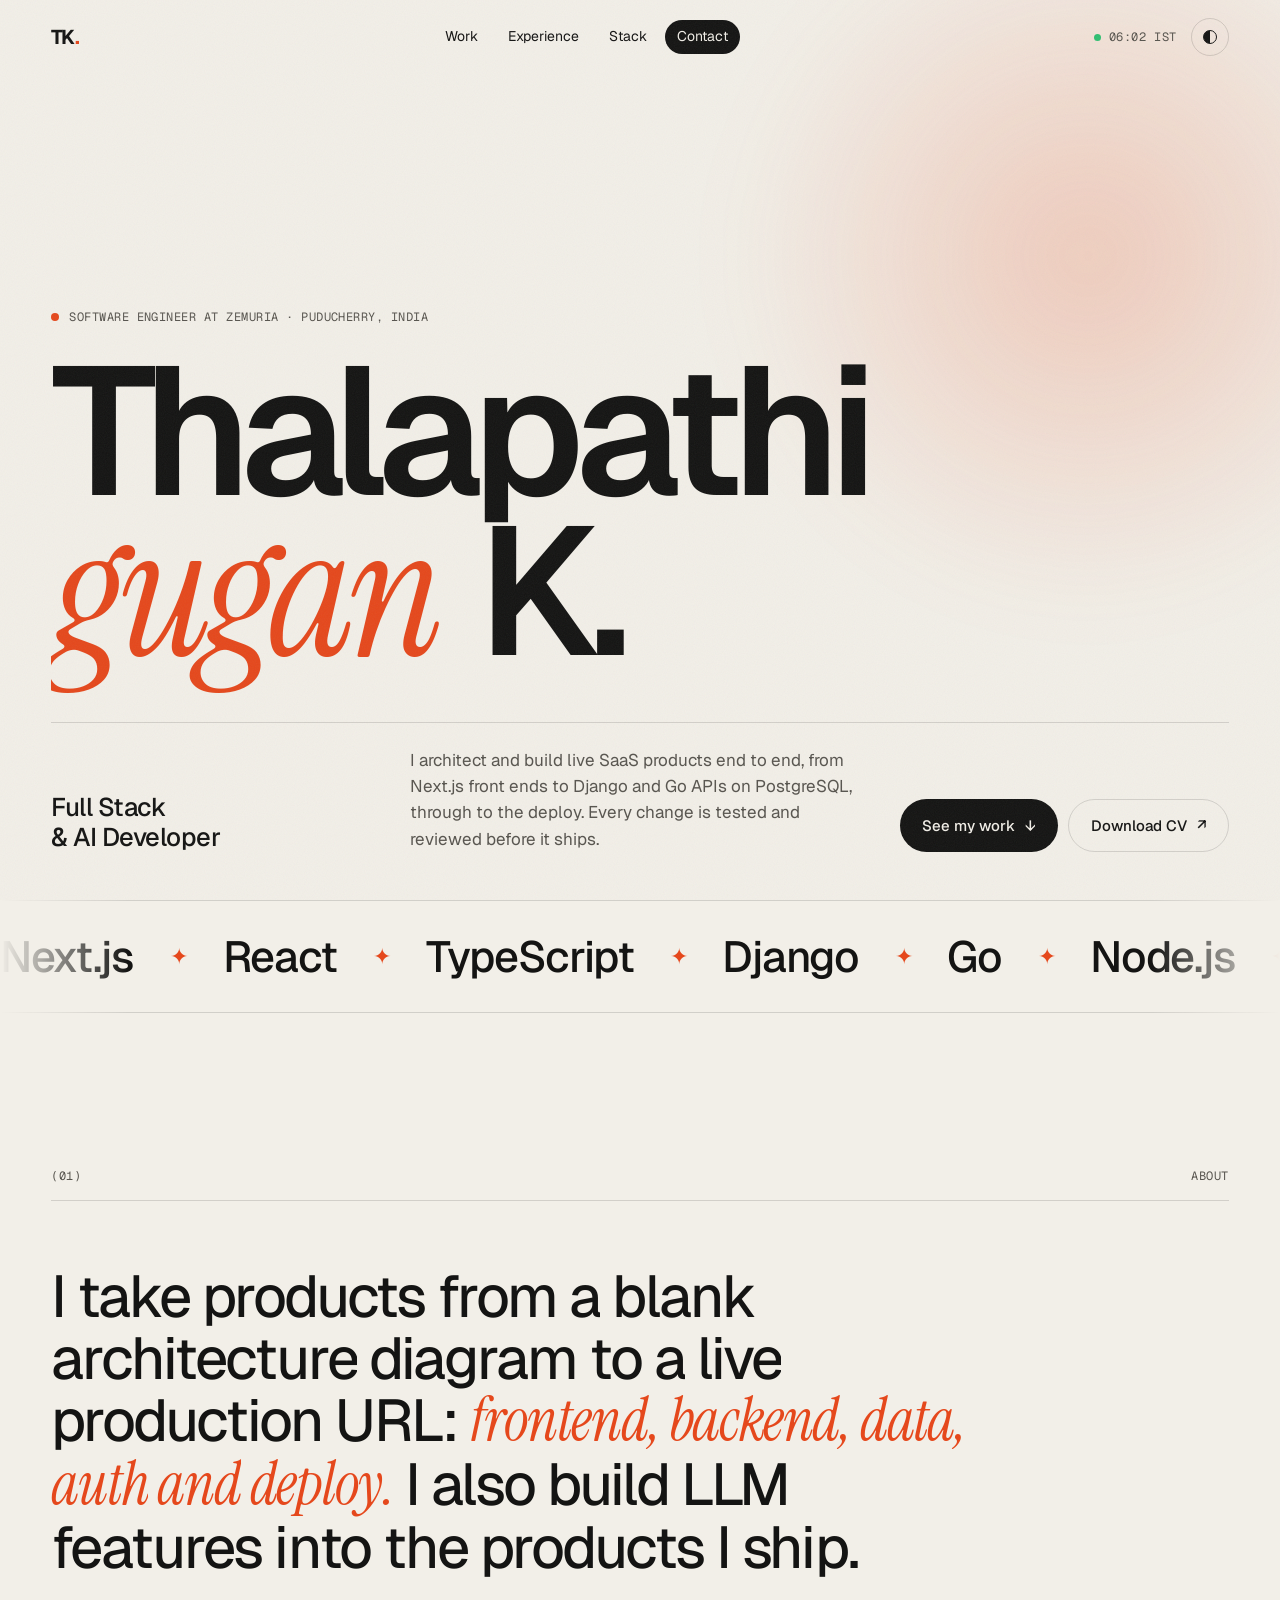
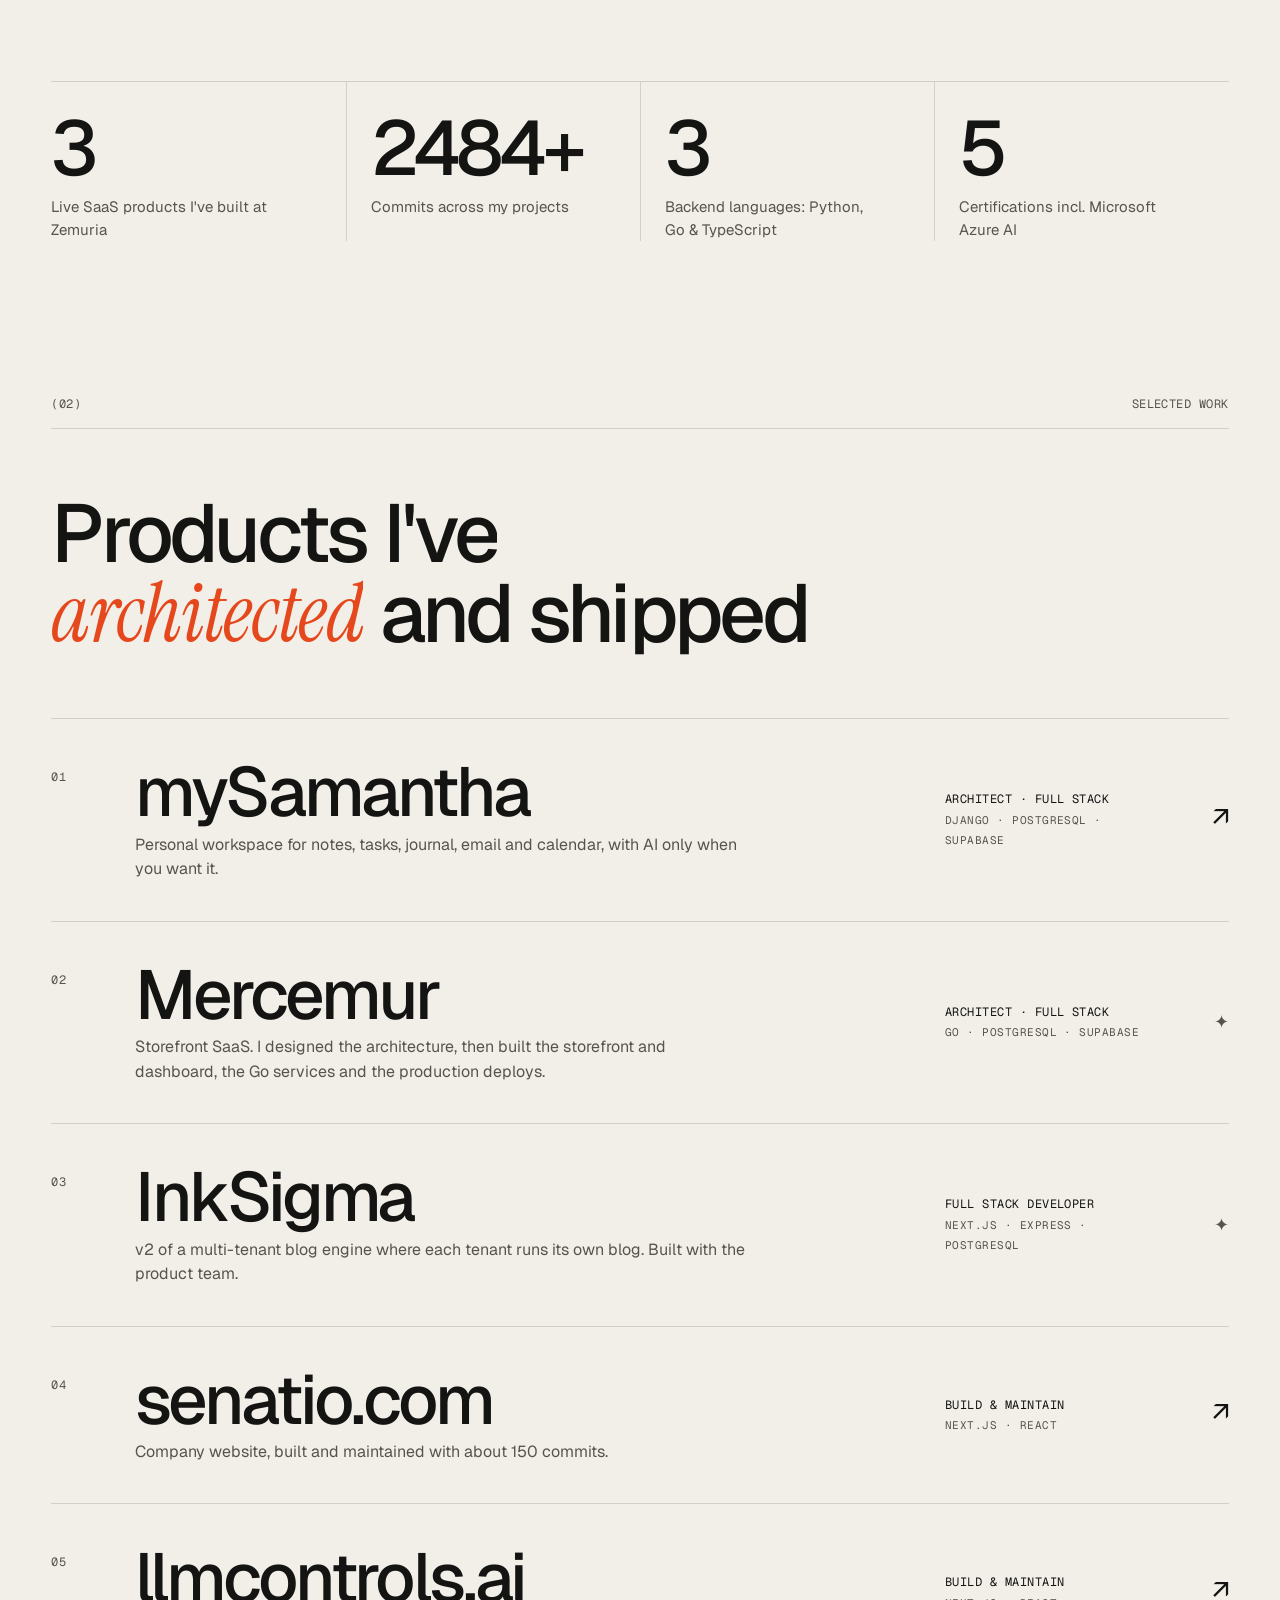
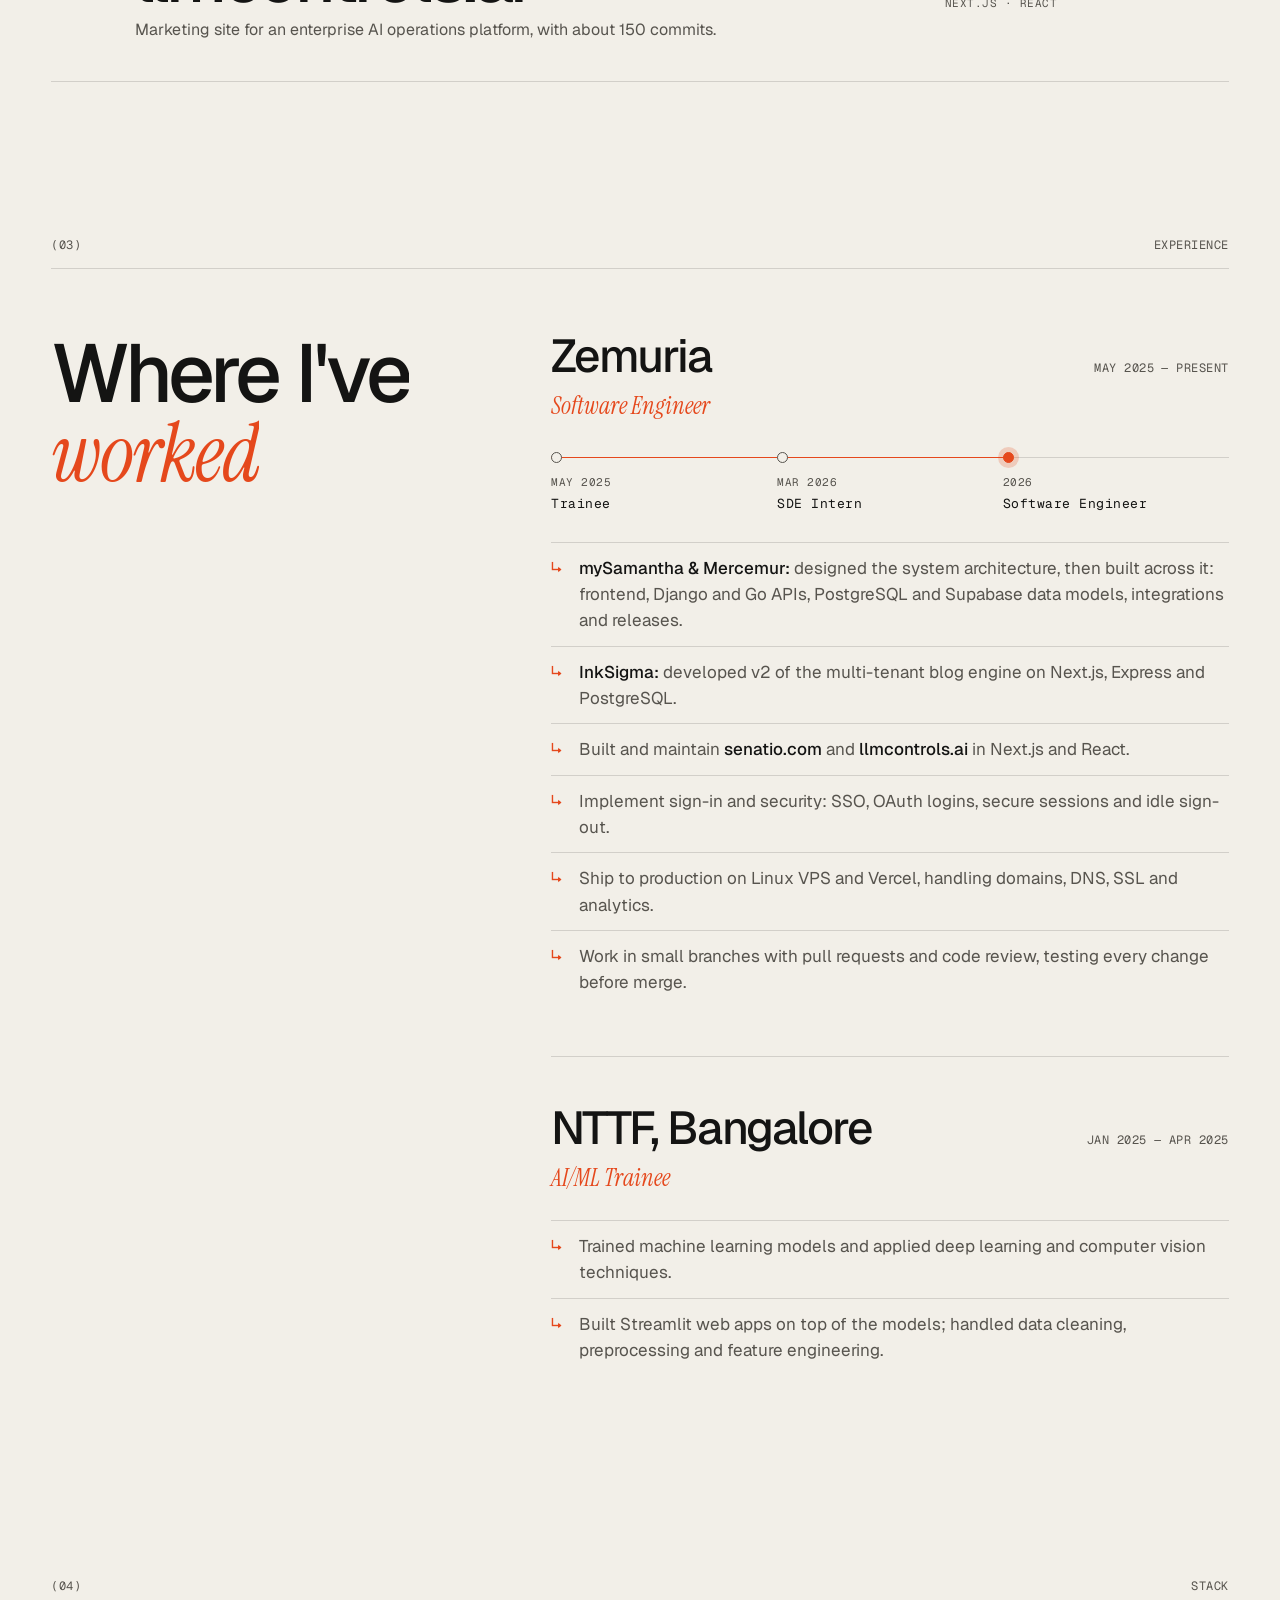
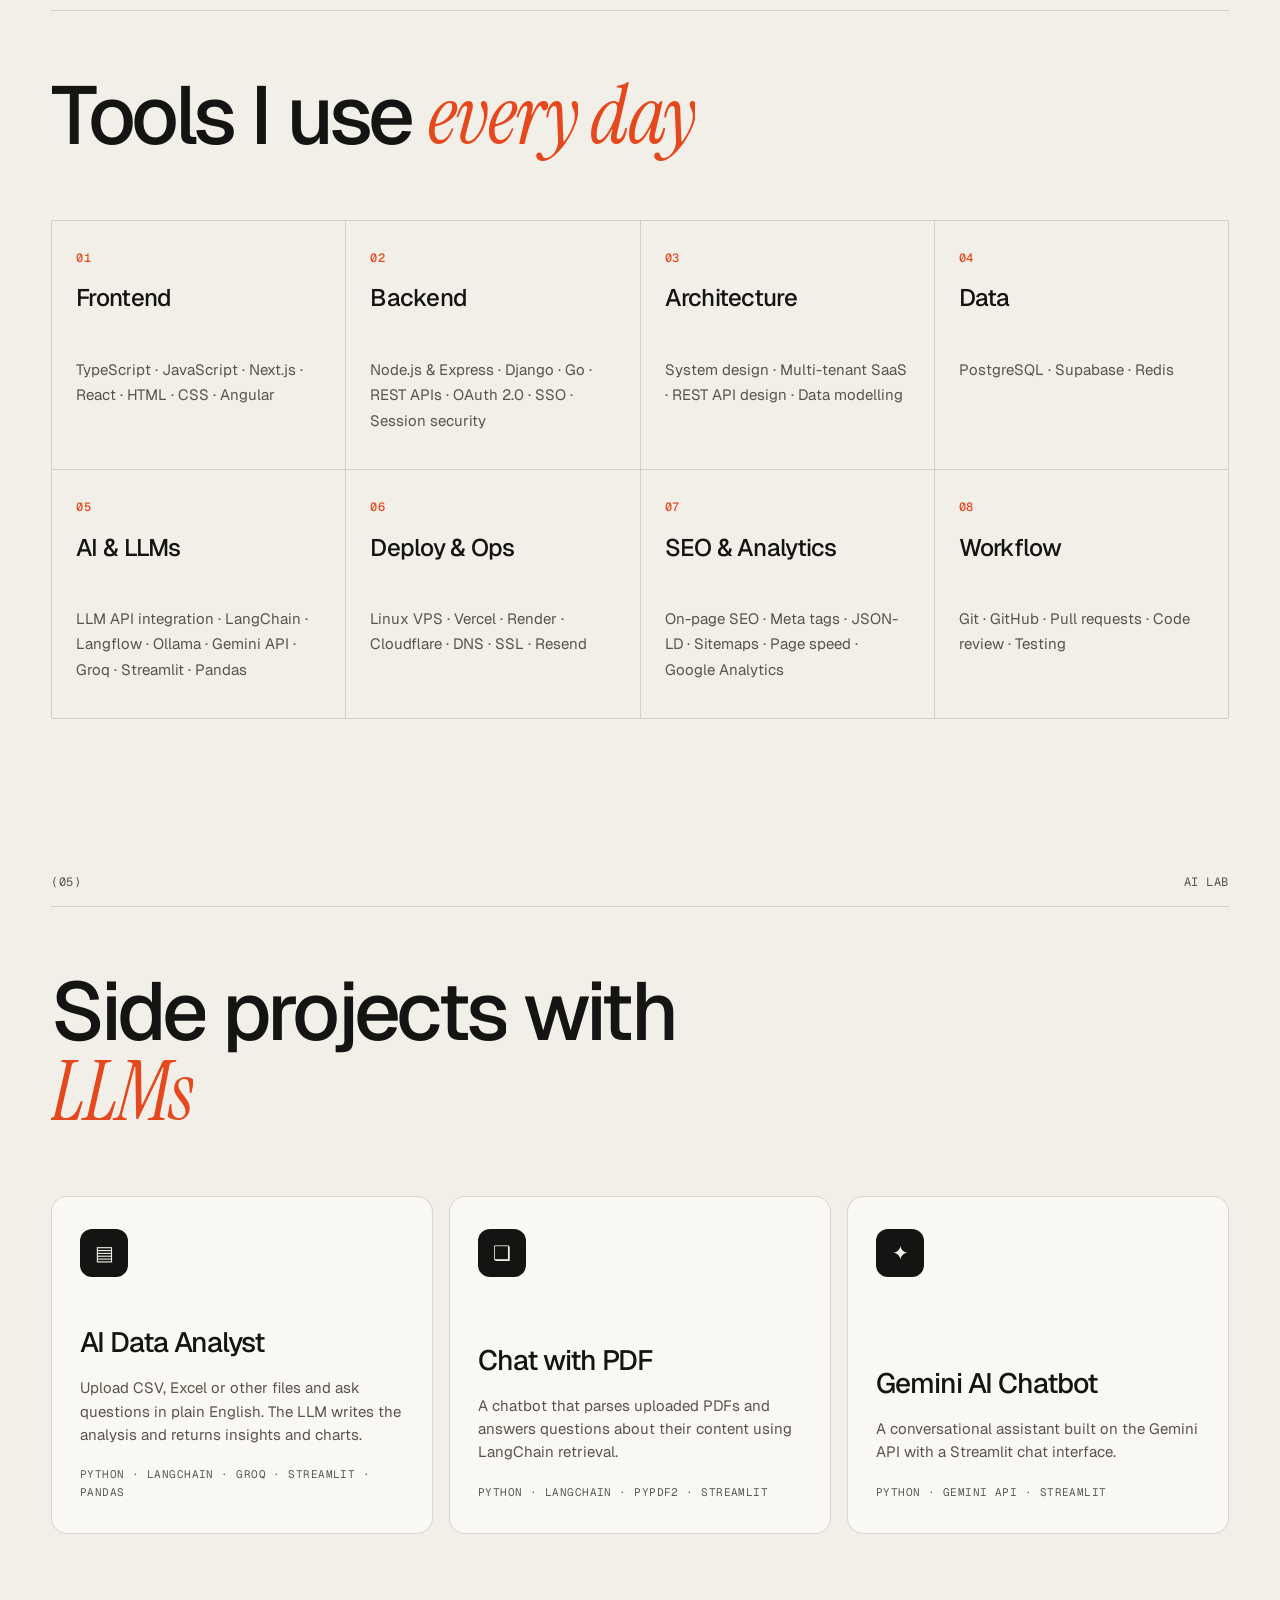
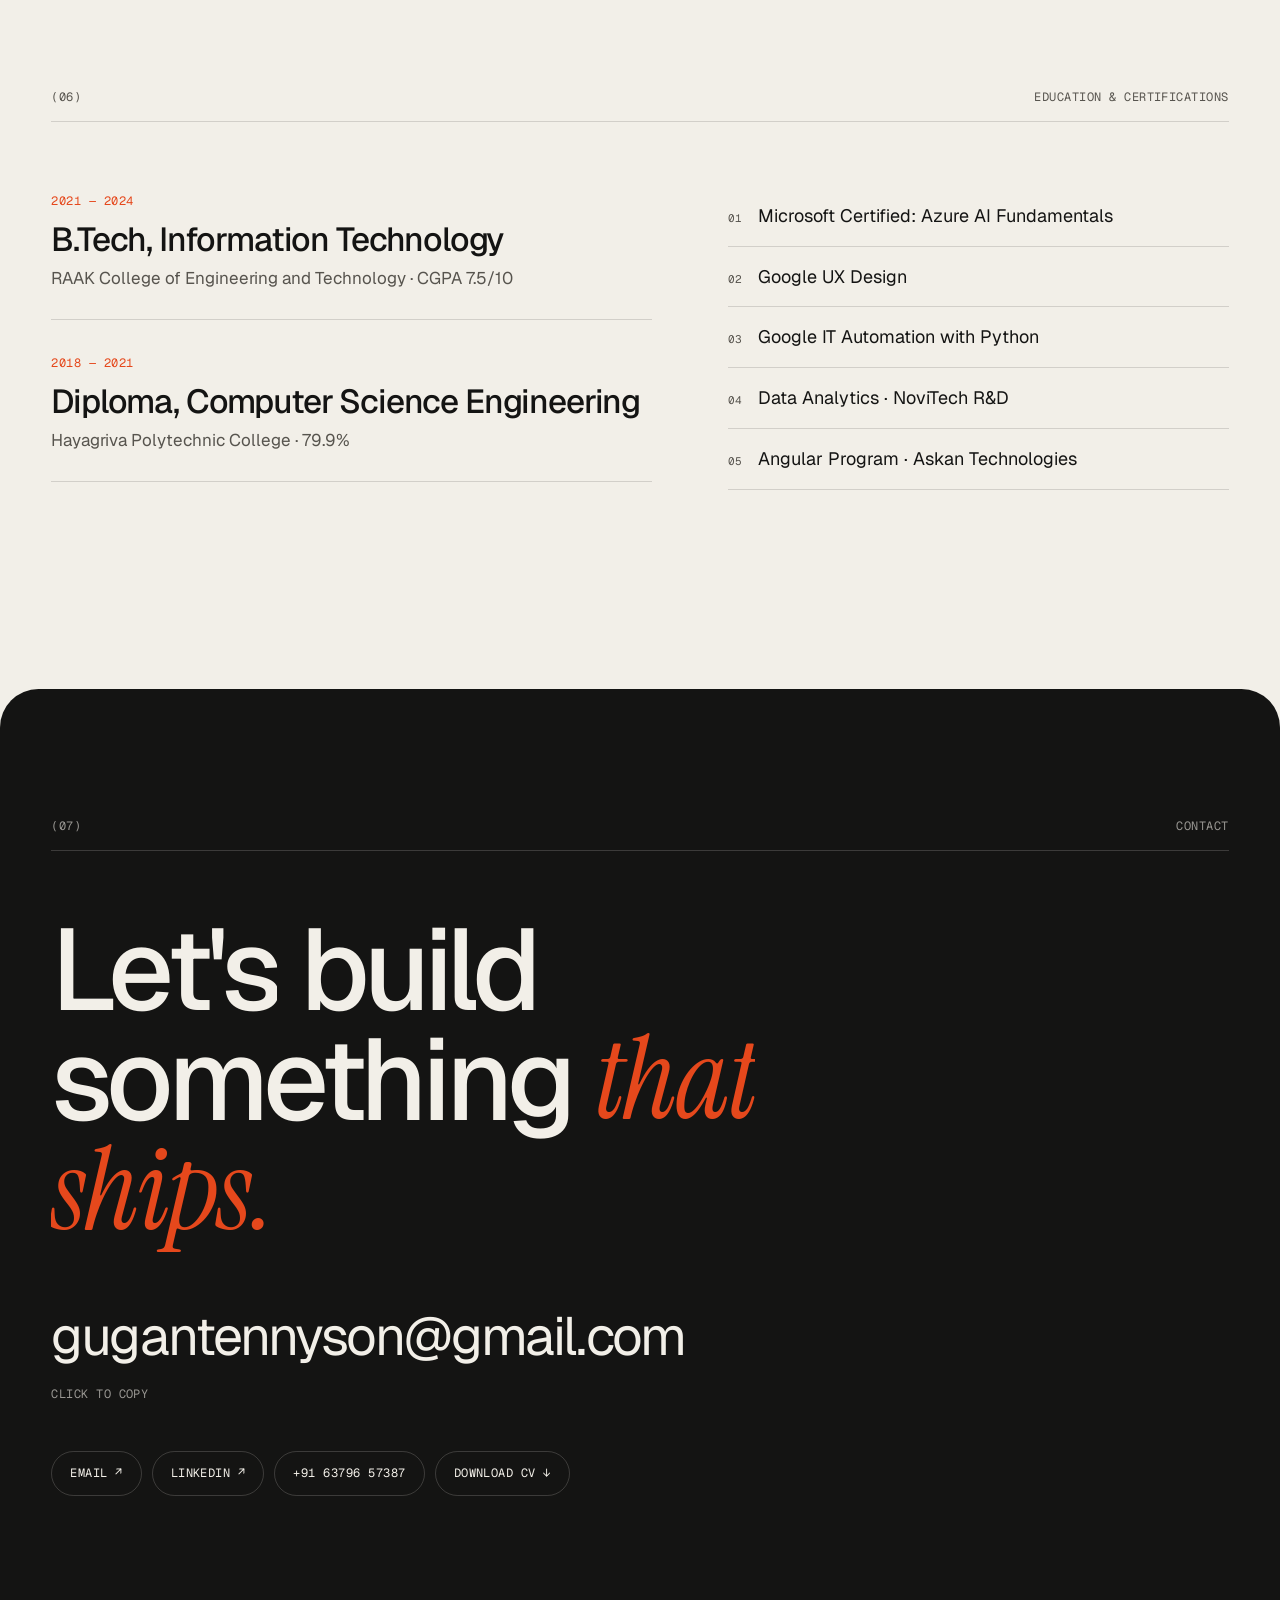
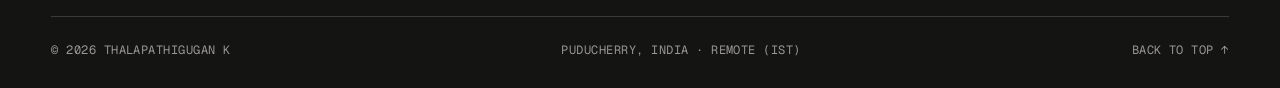
<file: clean/index.html>
<!doctype html>
<html lang="en">
<head>
  <meta charset="utf-8">
  <meta name="viewport" content="width=device-width, initial-scale=1">
  <title>Thalapathigugan K · Full Stack & AI Developer</title>
  <meta name="description" content="Thalapathigugan K (Gugan), Software Engineer at Zemuria, Puducherry. I architect and build live SaaS products end to end with Next.js, Django, Go and PostgreSQL.">
  <meta name="theme-color" content="#f2efe8">
  <link rel="preconnect" href="https://fonts.googleapis.com">
  <link rel="preconnect" href="https://fonts.gstatic.com" crossorigin>
  <link href="https://fonts.googleapis.com/css2?family=Geist:wght@300..700&family=Geist+Mono:wght@400;500&family=Instrument+Serif:ital@0;1&display=swap" rel="stylesheet">
  <link rel="icon" href="data:image/svg+xml,%3Csvg xmlns=%27http://www.w3.org/2000/svg%27 viewBox=%270 0 64 64%27%3E%3Crect width=%2764%27 height=%2764%27 rx=%2714%27 fill=%27%23141413%27/%3E%3Ctext x=%2732%27 y=%2742%27 font-family=%27Arial%27 font-weight=%27700%27 font-size=%2728%27 fill=%27%23f2efe8%27 text-anchor=%27middle%27%3ETK%3C/text%3E%3Ccircle cx=%2750%27 cy=%2740%27 r=%274%27 fill=%27%23e5481c%27/%3E%3C/svg%3E">
  <link rel="stylesheet" href="styles.css">
  <script>
    try { var t = localStorage.getItem('theme'); if (t) document.documentElement.dataset.theme = t; } catch (e) {}
  </script>
</head>
<body class="is-loading">

<!-- intro curtain -->
<div class="loader" aria-hidden="true">
  <span class="loader-name">Thalapathigugan K</span>
  <span class="loader-count"><span id="count">0</span>%</span>
</div>

<div class="progress" aria-hidden="true"></div>
<div class="preview" aria-hidden="true"><div class="preview-inner"></div></div>

<!-- NAV -->
<header class="nav">
  <a href="#top" class="logo" aria-label="Back to top">TK<span>.</span></a>
  <nav class="nav-links" aria-label="Primary">
    <a href="#work">Work</a>
    <a href="#experience">Experience</a>
    <a href="#stack">Stack</a>
    <a href="#contact">Contact</a>
  </nav>
  <div class="nav-right">
    <span class="clock mono"><span class="dot"></span><span id="clock">--:--</span> IST</span>
    <button class="theme-toggle" type="button" aria-label="Toggle dark mode">
      <span class="sun"></span>
    </button>
  </div>
</header>

<main id="top">

  <!-- HERO -->
  <section class="hero">
    <p class="eyebrow mono hero-in" style="--d:0">
      <span class="pulse"></span> Software Engineer at Zemuria · Puducherry, India
    </p>

    <h1 class="hero-title" aria-label="Thalapathigugan K">
      <span class="line"><span class="line-in" style="--d:1">Thalapathi</span></span>
      <span class="line"><span class="line-in serif" style="--d:2">gugan</span><span class="line-in" style="--d:2.4">&nbsp;K.</span></span>
    </h1>

    <div class="hero-foot">
      <p class="hero-role hero-in" style="--d:3">
        Full Stack<br>&amp; AI Developer
      </p>
      <p class="hero-copy hero-in" style="--d:3.4">
        I architect and build live SaaS products end to end, from Next.js front ends
        to Django and Go APIs on PostgreSQL, through to the deploy. Every change is
        tested and reviewed before it ships.
      </p>
      <div class="hero-cta hero-in" style="--d:3.8">
        <a href="#work" class="btn btn-solid magnetic"><span>See my work</span><i>↓</i></a>
        <a href="Thalapathigugan_K_CV.pdf" class="btn btn-ghost magnetic" download><span>Download CV</span><i>↗</i></a>
      </div>
    </div>
  </section>

  <!-- MARQUEE -->
  <div class="marquee" aria-hidden="true">
    <div class="marquee-track">
      <span>Next.js</span><b>✦</b><span>React</span><b>✦</b><span>TypeScript</span><b>✦</b><span>Django</span><b>✦</b><span>Go</span><b>✦</b><span>Node.js</span><b>✦</b><span>PostgreSQL</span><b>✦</b><span>Supabase</span><b>✦</b><span>LangChain</span><b>✦</b><span>Vercel</span><b>✦</b><span>Cloudflare</span><b>✦</b>
      <span>Next.js</span><b>✦</b><span>React</span><b>✦</b><span>TypeScript</span><b>✦</b><span>Django</span><b>✦</b><span>Go</span><b>✦</b><span>Node.js</span><b>✦</b><span>PostgreSQL</span><b>✦</b><span>Supabase</span><b>✦</b><span>LangChain</span><b>✦</b><span>Vercel</span><b>✦</b><span>Cloudflare</span><b>✦</b>
    </div>
  </div>

  <!-- ABOUT / STATS -->
  <section class="section about" id="about">
    <div class="section-head reveal">
      <span class="mono">(01)</span><span class="mono">About</span>
    </div>
    <p class="statement split">
      I take products from a blank architecture diagram to a live production URL:
      <em>frontend, backend, data, auth and deploy.</em> I also build LLM features
      into the products I ship.
    </p>
    <div class="stats">
      <div class="stat reveal"><strong data-count="3">0</strong><span>Live SaaS products I've built at Zemuria</span></div>
      <div class="stat reveal"><strong data-count="2500" data-suffix="+">0</strong><span>Commits across my projects</span></div>
      <div class="stat reveal"><strong data-count="3">0</strong><span>Backend languages: Python, Go &amp; TypeScript</span></div>
      <div class="stat reveal"><strong data-count="5">0</strong><span>Certifications incl. Microsoft Azure AI</span></div>
    </div>
  </section>

  <!-- WORK -->
  <section class="section work" id="work">
    <div class="section-head reveal">
      <span class="mono">(02)</span><span class="mono">Selected work</span>
    </div>
    <h2 class="section-title split">Products I've <em>architected</em> and shipped</h2>

    <ol class="projects">
      <li class="project reveal" data-img="images/mysamantha.png">
        <a href="https://mysamantha.ai" target="_blank" rel="noopener">
          <span class="p-num mono">01</span>
          <span class="p-main">
            <span class="p-name">mySamantha</span>
            <span class="p-desc">Personal workspace for notes, tasks, journal, email and calendar, with AI only when you want it.</span>
          </span>
          <span class="p-role mono">Architect · Full stack<br><small>Django · PostgreSQL · Supabase</small></span>
          <span class="p-arrow">↗</span>
        </a>
      </li>
      <li class="project reveal" data-card="Mercemur" data-tone="ember">
        <div class="p-row">
          <span class="p-num mono">02</span>
          <span class="p-main">
            <span class="p-name">Mercemur</span>
            <span class="p-desc">Storefront SaaS. I designed the architecture, then built the storefront and dashboard, the Go services and the production deploys.</span>
          </span>
          <span class="p-role mono">Architect · Full stack<br><small>Go · PostgreSQL · Supabase</small></span>
          <span class="p-arrow" aria-hidden="true">✦</span>
        </div>
      </li>
      <li class="project reveal" data-card="InkSigma" data-tone="ink">
        <div class="p-row">
          <span class="p-num mono">03</span>
          <span class="p-main">
            <span class="p-name">InkSigma</span>
            <span class="p-desc">v2 of a multi-tenant blog engine where each tenant runs its own blog. Built with the product team.</span>
          </span>
          <span class="p-role mono">Full stack developer<br><small>Next.js · Express · PostgreSQL</small></span>
          <span class="p-arrow" aria-hidden="true">✦</span>
        </div>
      </li>
      <li class="project reveal" data-img="images/senatio.png">
        <a href="https://senatio.com" target="_blank" rel="noopener">
          <span class="p-num mono">04</span>
          <span class="p-main">
            <span class="p-name">senatio.com</span>
            <span class="p-desc">Company website, built and maintained with about 150 commits.</span>
          </span>
          <span class="p-role mono">Build &amp; maintain<br><small>Next.js · React</small></span>
          <span class="p-arrow">↗</span>
        </a>
      </li>
      <li class="project reveal" data-img="images/llmcontrols.png">
        <a href="https://llmcontrols.ai" target="_blank" rel="noopener">
          <span class="p-num mono">05</span>
          <span class="p-main">
            <span class="p-name">llmcontrols.ai</span>
            <span class="p-desc">Marketing site for an enterprise AI operations platform, with about 150 commits.</span>
          </span>
          <span class="p-role mono">Build &amp; maintain<br><small>Next.js · React</small></span>
          <span class="p-arrow">↗</span>
        </a>
      </li>
    </ol>
  </section>

  <!-- EXPERIENCE -->
  <section class="section exp" id="experience">
    <div class="section-head reveal">
      <span class="mono">(03)</span><span class="mono">Experience</span>
    </div>

    <div class="exp-grid">
      <aside class="exp-side">
        <h2 class="section-title split">Where I've <em>worked</em></h2>
      </aside>

      <div class="exp-list">
        <article class="job reveal">
          <header class="job-head">
            <div>
              <h3>Zemuria</h3>
              <p class="job-role">Software Engineer</p>
            </div>
            <span class="mono job-date">May 2025 — Present</span>
          </header>

          <ol class="ladder mono">
            <li><span>May 2025</span>Trainee</li>
            <li><span>Mar 2026</span>SDE Intern</li>
            <li class="now"><span>2026</span>Software Engineer</li>
          </ol>

          <ul class="job-points">
            <li><b>mySamantha &amp; Mercemur:</b> designed the system architecture, then built across it: frontend, Django and Go APIs, PostgreSQL and Supabase data models, integrations and releases.</li>
            <li><b>InkSigma:</b> developed v2 of the multi-tenant blog engine on Next.js, Express and PostgreSQL.</li>
            <li>Built and maintain <b>senatio.com</b> and <b>llmcontrols.ai</b> in Next.js and React.</li>
            <li>Implement sign-in and security: SSO, OAuth logins, secure sessions and idle sign-out.</li>
            <li>Ship to production on Linux VPS and Vercel, handling domains, DNS, SSL and analytics.</li>
            <li>Work in small branches with pull requests and code review, testing every change before merge.</li>
          </ul>
        </article>

        <article class="job reveal">
          <header class="job-head">
            <div>
              <h3>NTTF, Bangalore</h3>
              <p class="job-role">AI/ML Trainee</p>
            </div>
            <span class="mono job-date">Jan 2025 — Apr 2025</span>
          </header>
          <ul class="job-points">
            <li>Trained machine learning models and applied deep learning and computer vision techniques.</li>
            <li>Built Streamlit web apps on top of the models; handled data cleaning, preprocessing and feature engineering.</li>
          </ul>
        </article>
      </div>
    </div>
  </section>

  <!-- STACK -->
  <section class="section stack" id="stack">
    <div class="section-head reveal">
      <span class="mono">(04)</span><span class="mono">Stack</span>
    </div>
    <h2 class="section-title split">Tools I use <em>every day</em></h2>

    <div class="stack-grid">
      <div class="skill reveal"><h3><span class="mono">01</span>Frontend</h3><p>TypeScript · JavaScript · Next.js · React · HTML · CSS · Angular</p></div>
      <div class="skill reveal"><h3><span class="mono">02</span>Backend</h3><p>Node.js &amp; Express · Django · Go · REST APIs · OAuth 2.0 · SSO · Session security</p></div>
      <div class="skill reveal"><h3><span class="mono">03</span>Architecture</h3><p>System design · Multi-tenant SaaS · REST API design · Data modelling</p></div>
      <div class="skill reveal"><h3><span class="mono">04</span>Data</h3><p>PostgreSQL · Supabase · Redis</p></div>
      <div class="skill reveal"><h3><span class="mono">05</span>AI &amp; LLMs</h3><p>LLM API integration · LangChain · Langflow · Ollama · Gemini API · Groq · Streamlit · Pandas</p></div>
      <div class="skill reveal"><h3><span class="mono">06</span>Deploy &amp; Ops</h3><p>Linux VPS · Vercel · Render · Cloudflare · DNS · SSL · Resend</p></div>
      <div class="skill reveal"><h3><span class="mono">07</span>SEO &amp; Analytics</h3><p>On-page SEO · Meta tags · JSON-LD · Sitemaps · Page speed · Google Analytics</p></div>
      <div class="skill reveal"><h3><span class="mono">08</span>Workflow</h3><p>Git · GitHub · Pull requests · Code review · Testing</p></div>
    </div>
  </section>

  <!-- LAB -->
  <section class="section lab" id="lab">
    <div class="section-head reveal">
      <span class="mono">(05)</span><span class="mono">AI lab</span>
    </div>
    <h2 class="section-title split">Side projects with <em>LLMs</em></h2>

    <div class="lab-grid">
      <article class="lab-card reveal">
        <span class="lab-icon" aria-hidden="true">▤</span>
        <h3>AI Data Analyst</h3>
        <p>Upload CSV, Excel or other files and ask questions in plain English. The LLM writes the analysis and returns insights and charts.</p>
        <p class="mono tags">Python · LangChain · Groq · Streamlit · Pandas</p>
      </article>
      <article class="lab-card reveal">
        <span class="lab-icon" aria-hidden="true">❏</span>
        <h3>Chat with PDF</h3>
        <p>A chatbot that parses uploaded PDFs and answers questions about their content using LangChain retrieval.</p>
        <p class="mono tags">Python · LangChain · PyPDF2 · Streamlit</p>
      </article>
      <article class="lab-card reveal">
        <span class="lab-icon" aria-hidden="true">✦</span>
        <h3>Gemini AI Chatbot</h3>
        <p>A conversational assistant built on the Gemini API with a Streamlit chat interface.</p>
        <p class="mono tags">Python · Gemini API · Streamlit</p>
      </article>
    </div>
  </section>

  <!-- EDUCATION -->
  <section class="section edu" id="education">
    <div class="section-head reveal">
      <span class="mono">(06)</span><span class="mono">Education &amp; certifications</span>
    </div>
    <div class="edu-grid">
      <div class="edu-col">
        <div class="edu-item reveal">
          <span class="mono">2021 — 2024</span>
          <h3>B.Tech, Information Technology</h3>
          <p>RAAK College of Engineering and Technology · CGPA 7.5/10</p>
        </div>
        <div class="edu-item reveal">
          <span class="mono">2018 — 2021</span>
          <h3>Diploma, Computer Science Engineering</h3>
          <p>Hayagriva Polytechnic College · 79.9%</p>
        </div>
      </div>
      <ul class="certs">
        <li class="reveal">Microsoft Certified: Azure AI Fundamentals</li>
        <li class="reveal">Google UX Design</li>
        <li class="reveal">Google IT Automation with Python</li>
        <li class="reveal">Data Analytics · NoviTech R&amp;D</li>
        <li class="reveal">Angular Program · Askan Technologies</li>
      </ul>
    </div>
  </section>

</main>

<!-- CONTACT -->
<footer class="contact" id="contact">
  <div class="section-head reveal">
    <span class="mono">(07)</span><span class="mono">Contact</span>
  </div>
  <h2 class="contact-title split">Let's build something <em>that ships.</em></h2>

  <button class="email magnetic" type="button" data-email="gugantennyson@gmail.com">
    <span class="email-text">gugantennyson@gmail.com</span>
    <span class="email-hint mono">Click to copy</span>
  </button>

  <div class="contact-links">
    <a href="mailto:gugantennyson@gmail.com" class="mono">Email ↗</a>
    <a href="https://linkedin.com/in/gugan22" target="_blank" rel="noopener" class="mono">LinkedIn ↗</a>
    <a href="tel:+916379657387" class="mono">+91 63796 57387</a>
    <a href="Thalapathigugan_K_CV.pdf" download class="mono">Download CV ↓</a>
  </div>

  <div class="footer-bar mono">
    <span>© 2026 Thalapathigugan K</span>
    <span>Puducherry, India · Remote (IST)</span>
    <a href="#top">Back to top ↑</a>
  </div>
</footer>

<div class="toast mono" role="status" aria-live="polite"></div>
<script src="main.js"></script>
</body>
</html>
</file>
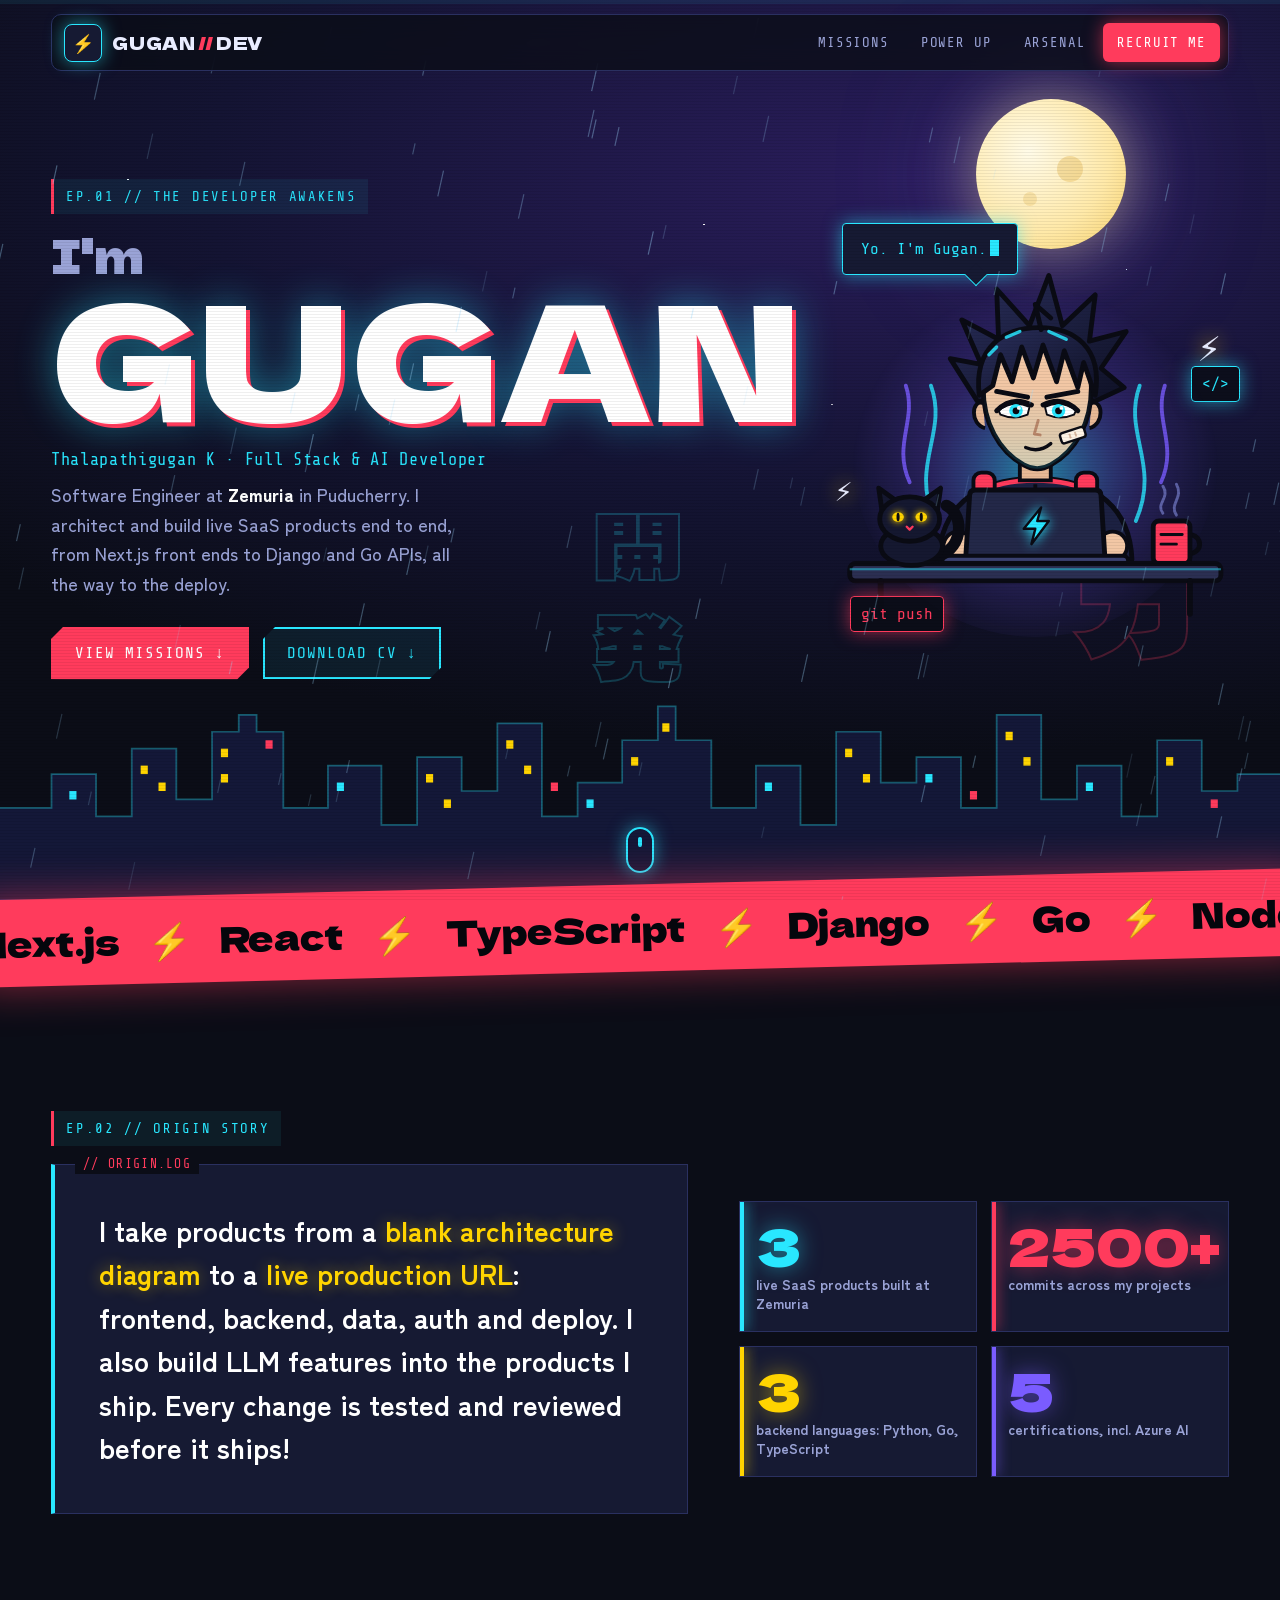
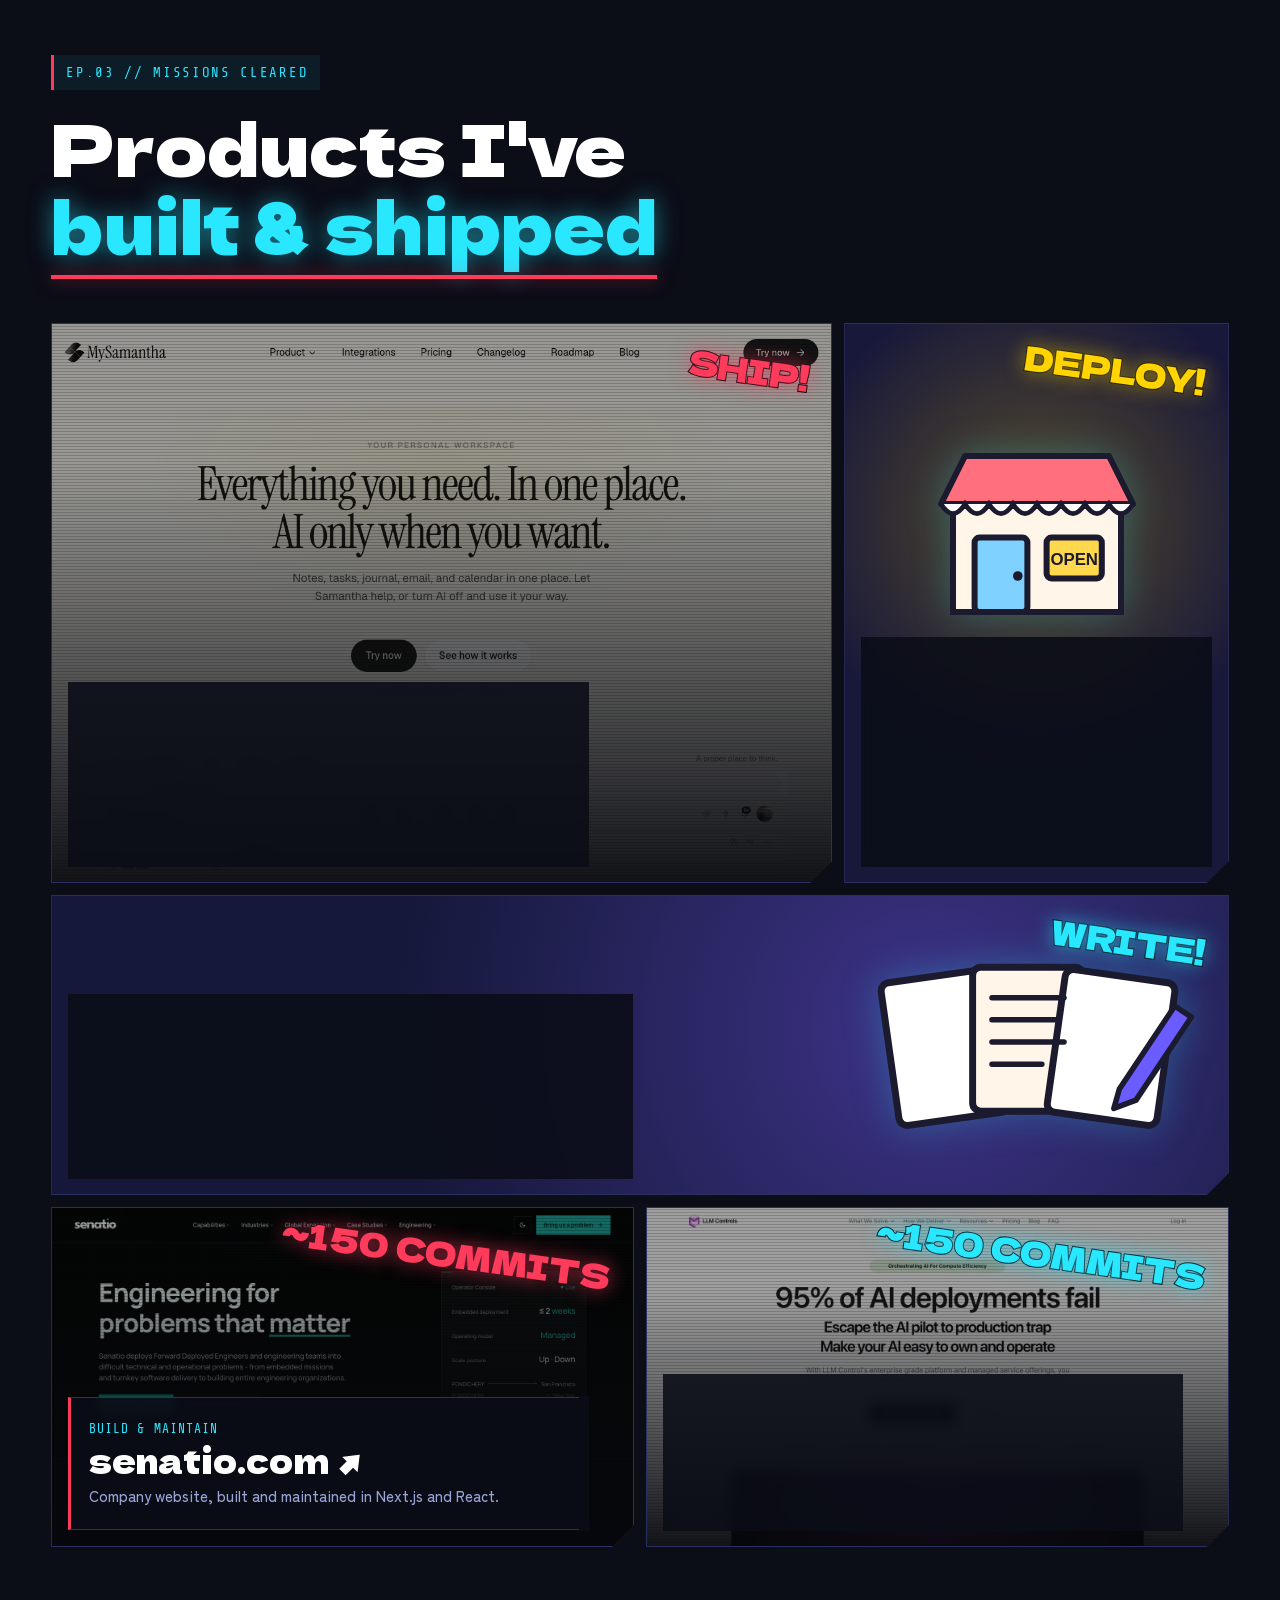
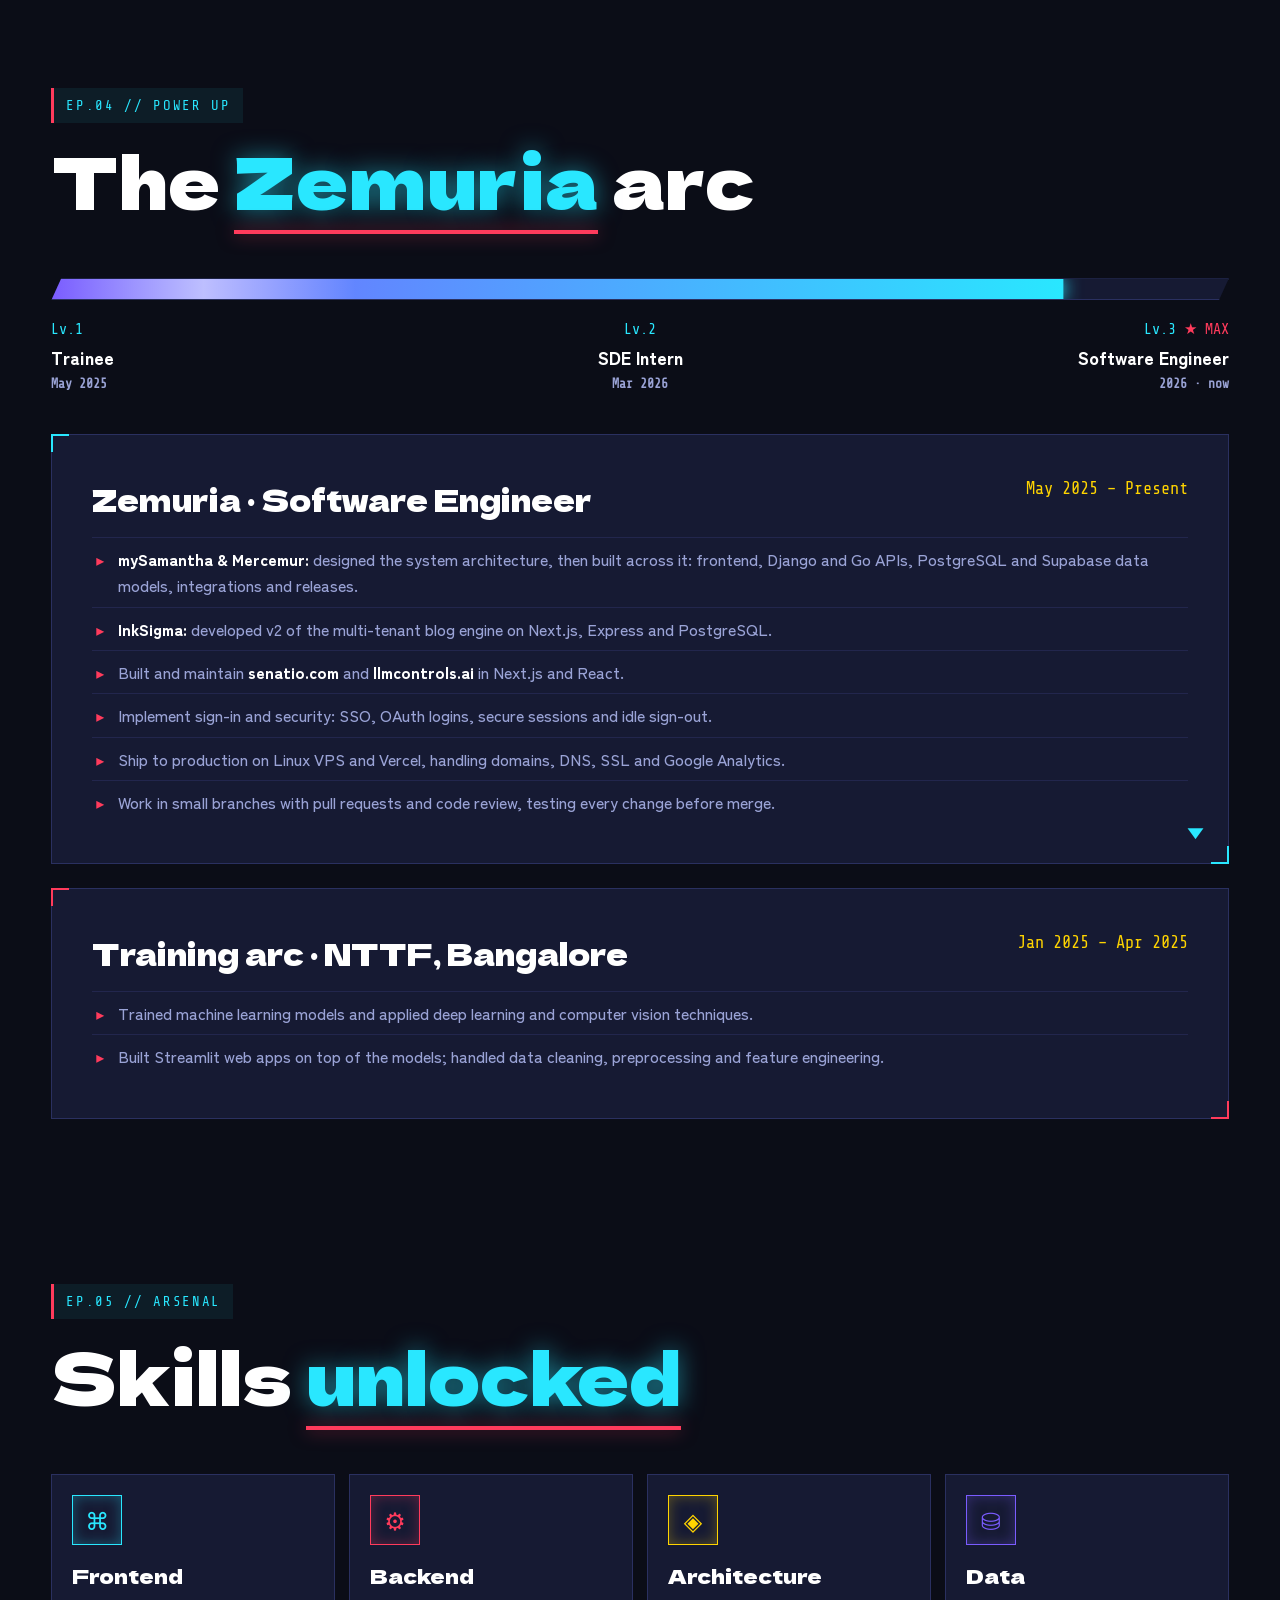
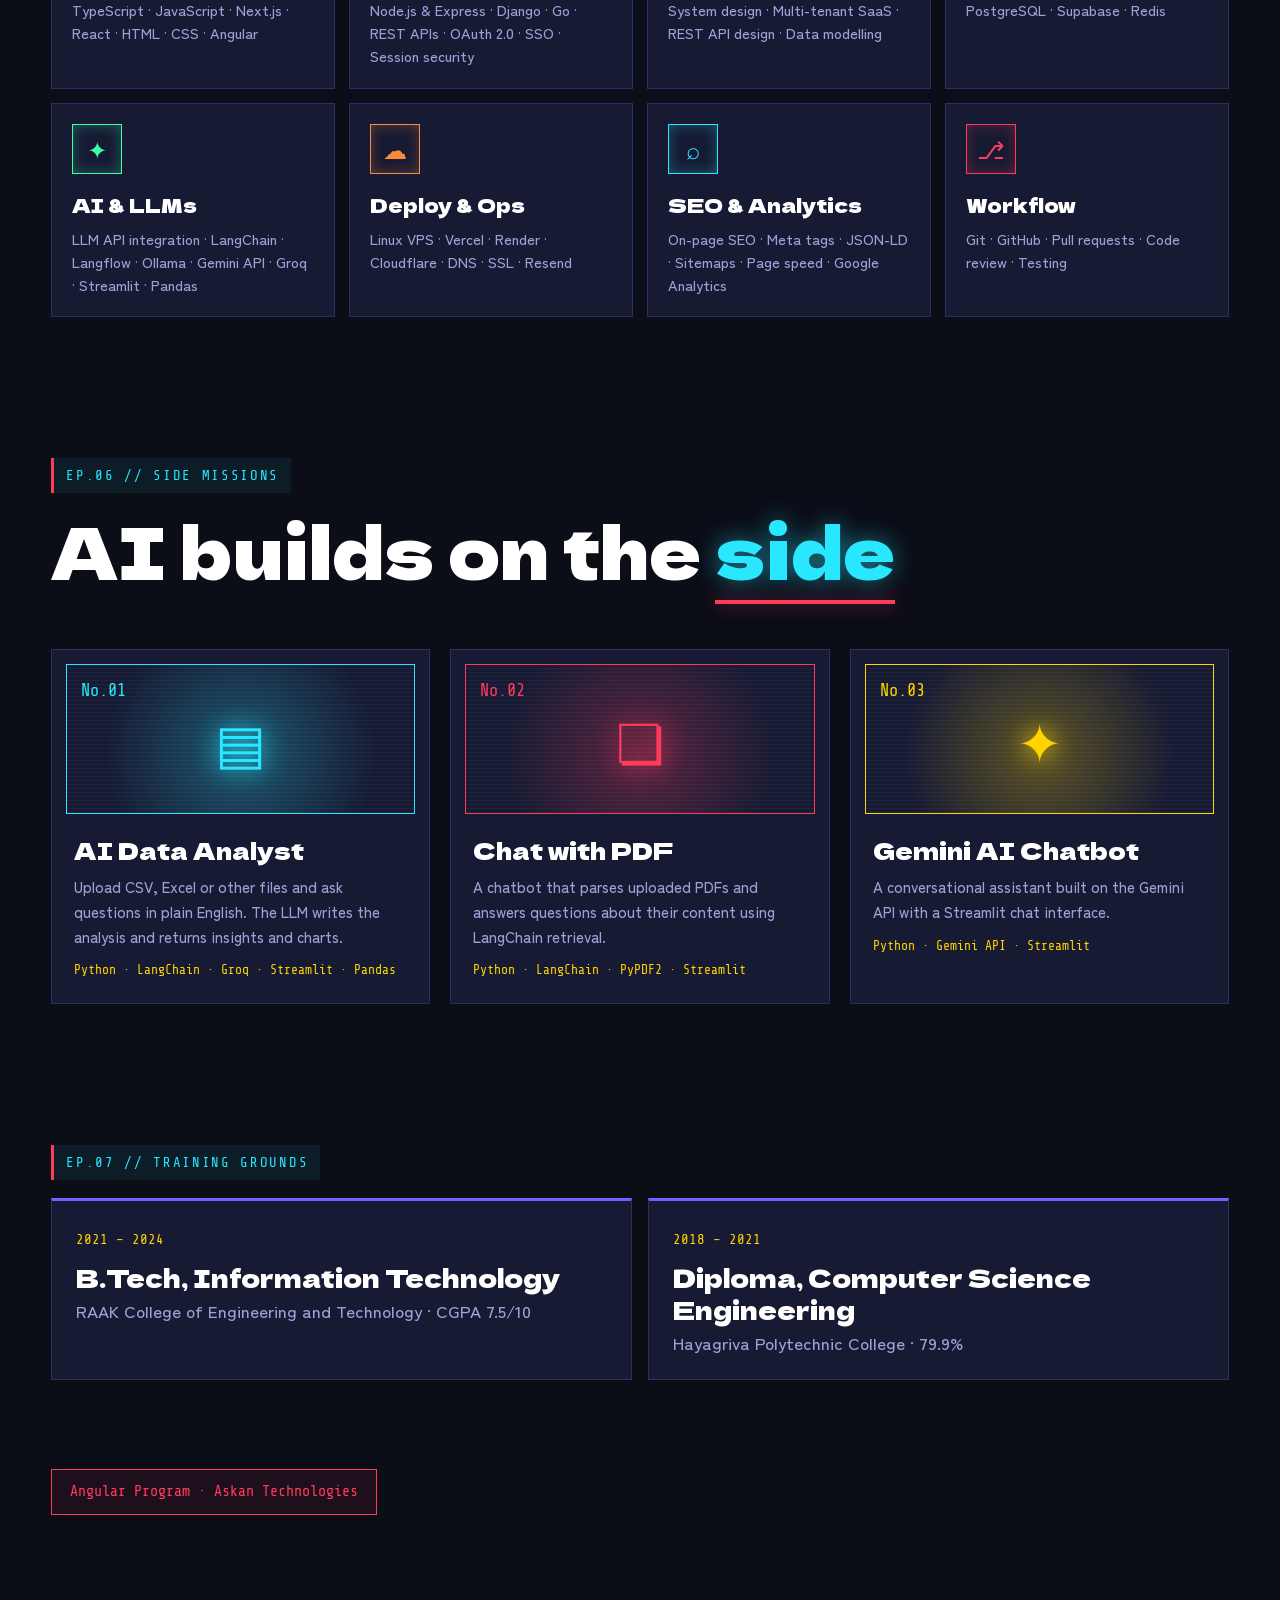
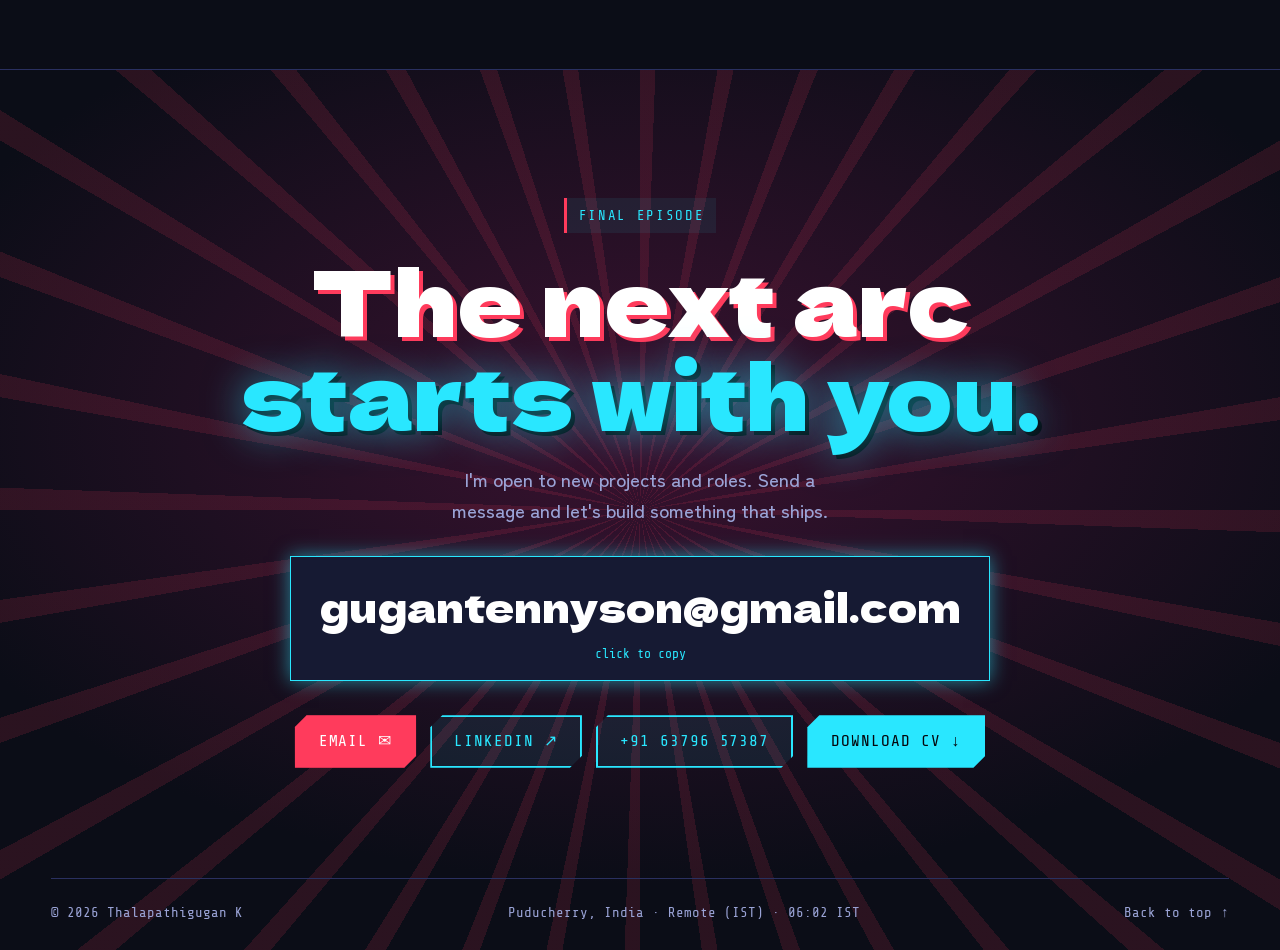
<file: shonen/index.html>
<!doctype html>
<html lang="en">
<head>
  <meta charset="utf-8">
  <meta name="viewport" content="width=device-width, initial-scale=1">
  <title>Gugan // Full Stack & AI Developer</title>
  <meta name="description" content="Thalapathigugan K (Gugan), Software Engineer at Zemuria, Puducherry. A shonen-style portfolio of the SaaS products I architect and ship.">
  <meta name="theme-color" content="#0b0d17">
  <link rel="icon" href="data:image/svg+xml,%3Csvg xmlns=%27http://www.w3.org/2000/svg%27 viewBox=%270 0 64 64%27%3E%3Crect width=%2764%27 height=%2764%27 rx=%2712%27 fill=%27%230b0d17%27/%3E%3Cpath d=%27M36 6 L14 36 H30 L26 58 L50 26 H34 Z%27 fill=%27%2329e7ff%27 stroke=%27%23ff3b5c%27 stroke-width=%273%27 stroke-linejoin=%27round%27/%3E%3C/svg%3E">
  <link rel="preconnect" href="https://fonts.googleapis.com">
  <link rel="preconnect" href="https://fonts.gstatic.com" crossorigin>
  <link href="https://fonts.googleapis.com/css2?family=Dela+Gothic+One&family=Zen+Kaku+Gothic+New:wght@400;500;700;900&family=Share+Tech+Mono&display=swap" rel="stylesheet">
  <link rel="stylesheet" href="styles.css">
</head>
<body>

<canvas class="rain" aria-hidden="true"></canvas>
<div class="flash" aria-hidden="true"></div>
<div class="scanlines" aria-hidden="true"></div>
<div class="progress" aria-hidden="true"><span></span></div>

<!-- NAV -->
<header class="nav">
  <a href="#top" class="logo"><span class="logo-badge">⚡</span><span class="logo-text">GUGAN<i>//</i>DEV</span></a>
  <nav class="nav-links" aria-label="Episodes">
    <a href="#quests">Missions</a>
    <a href="#levelup">Power up</a>
    <a href="#skills">Arsenal</a>
    <a href="#contact" class="nav-cta">Recruit me</a>
  </nav>
</header>

<main id="top">

<!-- ============ HERO ============ -->
<section class="hero">
  <div class="sky" aria-hidden="true">
    <div class="stars"></div>
    <div class="moon" data-depth="0.15"></div>
    <span class="kanji k1" data-depth="0.25">開発</span>
    <span class="kanji k2" data-depth="0.35">力</span>
    <svg class="city" viewBox="0 0 1440 260" preserveAspectRatio="none">
      <path d="M0 260 V150 H60 V110 H110 V160 H150 V80 H200 V140 H240 V60 H270 V40 H290 V60 H320 V150 H370 V100 H430 V170 H470 V90 H520 V130 H560 V50 H610 V160 H650 V120 H700 V70 H740 V30 H760 V70 H800 V150 H850 V100 H900 V170 H940 V60 H990 V120 H1030 V90 H1080 V150 H1120 V40 H1170 V140 H1210 V100 H1260 V160 H1300 V70 H1350 V130 H1390 V110 H1440 V260 Z" fill="#141838" stroke="#29e7ff" stroke-opacity=".35" stroke-width="2"/>
      <g class="windows" fill="#ffd400">
        <rect x="160" y="100" width="8" height="10"/><rect x="180" y="120" width="8" height="10"/><rect x="250" y="80" width="8" height="10"/>
        <rect x="250" y="110" width="8" height="10"/><rect x="480" y="110" width="8" height="10"/><rect x="500" y="140" width="8" height="10"/>
        <rect x="570" y="70" width="8" height="10"/><rect x="590" y="100" width="8" height="10"/><rect x="710" y="90" width="8" height="10"/>
        <rect x="745" y="50" width="8" height="10"/><rect x="950" y="80" width="8" height="10"/><rect x="970" y="110" width="8" height="10"/>
        <rect x="1130" y="60" width="8" height="10"/><rect x="1150" y="90" width="8" height="10"/><rect x="1310" y="90" width="8" height="10"/>
      </g>
      <g class="windows w2" fill="#29e7ff">
        <rect x="80" y="130" width="8" height="10"/><rect x="380" y="120" width="8" height="10"/><rect x="660" y="140" width="8" height="10"/>
        <rect x="860" y="120" width="8" height="10"/><rect x="1040" y="110" width="8" height="10"/><rect x="1220" y="120" width="8" height="10"/>
      </g>
      <g class="windows w3" fill="#ff3b5c">
        <rect x="300" y="70" width="8" height="10"/><rect x="620" y="120" width="8" height="10"/><rect x="1090" y="130" width="8" height="10"/><rect x="1360" y="140" width="8" height="10"/>
      </g>
    </svg>
  </div>

  <div class="hero-inner">
    <div class="hero-copy">
      <p class="chapter pop" style="--d:0">EP.01 // The developer awakens</p>
      <h1 class="hero-title" aria-label="I am Gugan">
        <span class="pop" style="--d:1">I'm</span>
        <span class="pop name glitch" style="--d:2" data-text="GUGAN">GUGAN</span>
      </h1>
      <p class="hero-full pop" style="--d:3">Thalapathigugan K · Full Stack &amp; AI Developer</p>
      <p class="hero-text pop" style="--d:4">
        Software Engineer at <b>Zemuria</b> in Puducherry. I architect and build live SaaS
        products end to end, from Next.js front ends to Django and Go APIs, all the way to the deploy.
      </p>
      <div class="hero-cta pop" style="--d:5">
        <a href="#quests" class="btn btn-red">View missions ↓</a>
        <a href="Thalapathigugan_K_CV.pdf" class="btn btn-ghost" download>Download CV ↓</a>
      </div>
    </div>

    <div class="hero-art" data-depth="0.6">
      <div class="bubble" aria-live="polite"><span id="say">Yo.</span><i class="caret"></i></div>
      <span class="bolt b1" aria-hidden="true">⚡</span>
      <span class="bolt b2" aria-hidden="true">⚡</span>
      <span class="float-tag t1" aria-hidden="true">&lt;/&gt;</span>
      <span class="float-tag t2" aria-hidden="true">git push</span>

      <!-- original shonen-style character: Gugan coding at night -->
      <svg class="dev" viewBox="0 0 400 410" role="img" aria-label="Anime-style illustration of Gugan coding at night with a black cat">
        <defs>
          <radialGradient id="aura" cx="50%" cy="55%" r="50%">
            <stop offset="0" stop-color="#29e7ff" stop-opacity=".55"/>
            <stop offset=".6" stop-color="#7a5cff" stop-opacity=".18"/>
            <stop offset="1" stop-color="#7a5cff" stop-opacity="0"/>
          </radialGradient>
          <linearGradient id="screenLight" x1="0" y1="1" x2="0" y2="0">
            <stop offset="0" stop-color="#29e7ff" stop-opacity=".45"/>
            <stop offset="1" stop-color="#29e7ff" stop-opacity="0"/>
          </linearGradient>
          <linearGradient id="hairShade" x1="0" y1="0" x2="1" y2="1">
            <stop offset="0" stop-color="#2a2f5c"/>
            <stop offset="1" stop-color="#0f1126"/>
          </linearGradient>
        </defs>

        <!-- energy aura -->
        <ellipse class="aura" cx="200" cy="230" rx="190" ry="190" fill="url(#aura)"/>
        <g class="flames" fill="none" stroke="#29e7ff" stroke-width="4" stroke-linecap="round" opacity=".8">
          <path class="fl f1" d="M96 300 C70 240 110 210 92 160"/>
          <path class="fl f2" d="M304 300 C330 240 290 210 308 160"/>
          <path class="fl f3" d="M70 260 C52 220 78 196 66 160" stroke="#7a5cff"/>
          <path class="fl f4" d="M330 260 C348 220 322 196 334 160" stroke="#7a5cff"/>
        </g>

        <!-- body / hoodie -->
        <path d="M100 340 C102 290 134 256 200 256 C266 256 298 290 300 340 Z" fill="#1c2142" stroke="#0a0b14" stroke-width="5" stroke-linejoin="round"/>
        <path d="M138 272 C156 262 180 258 200 258 C220 258 244 262 262 272" fill="none" stroke="#ff3b5c" stroke-width="5" stroke-linecap="round"/>
        <path d="M200 262 L200 338" stroke="#0a0b14" stroke-width="4"/>
        <!-- headphones around neck -->
        <path d="M150 262 C150 292 250 292 250 262" fill="none" stroke="#0a0b14" stroke-width="11" stroke-linecap="round"/>
        <path d="M150 262 C150 292 250 292 250 262" fill="none" stroke="#ff3b5c" stroke-width="6" stroke-linecap="round"/>
        <rect x="136" y="250" width="22" height="30" rx="8" fill="#ff3b5c" stroke="#0a0b14" stroke-width="4"/>
        <rect x="242" y="250" width="22" height="30" rx="8" fill="#ff3b5c" stroke="#0a0b14" stroke-width="4"/>
        <!-- neck -->
        <path d="M184 236 L184 258 L216 258 L216 236 Z" fill="#e8b996" stroke="#0a0b14" stroke-width="4"/>

        <g class="head">
          <!-- spiky back hair -->
          <path class="spikes" d="M140 176 L112 132 L144 138 L124 92 L162 112 L160 60 L194 98 L214 46 L228 98 L262 66 L256 114 L294 104 L268 142 L292 162 L262 176 Z" fill="url(#hairShade)" stroke="#0a0b14" stroke-width="5" stroke-linejoin="round"/>
          <!-- ears -->
          <path d="M146 178 C134 174 132 200 148 204" fill="#e8b996" stroke="#0a0b14" stroke-width="4"/>
          <path d="M258 178 C270 174 272 200 256 204" fill="#e8b996" stroke="#0a0b14" stroke-width="4"/>
          <!-- face: sharper jaw -->
          <path d="M146 162 C146 128 172 114 202 114 C232 114 258 128 258 162 C258 198 242 228 216 242 Q202 250 188 242 C162 228 146 198 146 162 Z" fill="#f2c7a5" stroke="#0a0b14" stroke-width="5" stroke-linejoin="round"/>
          <!-- screen light on face -->
          <path d="M146 162 C146 198 162 228 188 242 Q202 250 216 242 C242 228 258 198 258 162 Z" fill="url(#screenLight)" class="facelight"/>
          <!-- eyes: sharp, determined -->
          <g class="eyes">
            <path d="M162 186 Q176 174 194 182 L192 190 Q178 196 164 190 Z" fill="#fff" stroke="#0a0b14" stroke-width="2"/>
            <circle cx="180" cy="186" r="7" fill="#29e7ff"/>
            <circle cx="180" cy="186" r="3.5" fill="#0a0b14"/>
            <circle cx="183" cy="183" r="2" fill="#fff"/>
            <path d="M160 186 Q176 170 196 180" fill="none" stroke="#0a0b14" stroke-width="5" stroke-linecap="round"/>

            <path d="M242 186 Q228 174 210 182 L212 190 Q226 196 240 190 Z" fill="#fff" stroke="#0a0b14" stroke-width="2"/>
            <circle cx="224" cy="186" r="7" fill="#29e7ff"/>
            <circle cx="224" cy="186" r="3.5" fill="#0a0b14"/>
            <circle cx="227" cy="183" r="2" fill="#fff"/>
            <path d="M244 186 Q228 170 208 180" fill="none" stroke="#0a0b14" stroke-width="5" stroke-linecap="round"/>
          </g>
          <!-- brows angled in -->
          <path d="M160 166 L192 172 M244 166 L212 172" stroke="#0a0b14" stroke-width="5" stroke-linecap="round"/>
          <!-- nose + smirk -->
          <path d="M203 196 L199 210 L205 211" fill="none" stroke="#b9876a" stroke-width="3" stroke-linecap="round" stroke-linejoin="round"/>
          <path d="M190 224 Q204 230 216 220" fill="none" stroke="#0a0b14" stroke-width="3.5" stroke-linecap="round"/>
          <!-- bandage on cheek -->
          <g transform="rotate(-18 238 212)">
            <rect x="226" y="206" width="26" height="11" rx="3" fill="#fff4e6" stroke="#0a0b14" stroke-width="2.5"/>
            <path d="M236 209 V214 M242 209 V214" stroke="#d9b8a0" stroke-width="2"/>
          </g>
          <!-- sharp front bangs -->
          <path class="bangs" d="M142 170 C136 120 168 100 204 100 C240 100 270 120 262 170 L250 136 L244 162 L230 124 L222 156 L208 118 L198 152 L186 120 L176 156 L164 128 L156 160 Z" fill="url(#hairShade)" stroke="#0a0b14" stroke-width="5" stroke-linejoin="round"/>
          <!-- cyan hair highlights -->
          <path d="M170 110 L184 104 M214 104 L232 112 M152 128 L160 120" stroke="#29e7ff" stroke-width="3.5" stroke-linecap="round" opacity=".85"/>
          <!-- one rebel strand -->
          <path class="strand" d="M206 102 L200 76 L216 90" fill="none" stroke="#0a0b14" stroke-width="5" stroke-linejoin="round" stroke-linecap="round"/>
        </g>

        <!-- hands -->
        <circle class="hand hl" cx="120" cy="326" r="15" fill="#f2c7a5" stroke="#0a0b14" stroke-width="4"/>
        <circle class="hand hr" cx="280" cy="326" r="15" fill="#f2c7a5" stroke="#0a0b14" stroke-width="4"/>

        <!-- laptop (back faces us) -->
        <path d="M138 268 L262 268 Q268 268 268 274 L272 338 L128 338 L132 274 Q132 268 138 268 Z" fill="#232848" stroke="#0a0b14" stroke-width="5" stroke-linejoin="round"/>
        <path class="logo-bolt" d="M206 286 L188 308 H200 L196 324 L214 300 H202 Z" fill="#29e7ff" stroke="#0a0b14" stroke-width="2.5" stroke-linejoin="round"/>
        <rect x="104" y="336" width="192" height="10" rx="5" fill="#3a4170" stroke="#0a0b14" stroke-width="4"/>

        <!-- desk -->
        <rect x="8" y="344" width="384" height="18" rx="6" fill="#2b2f52" stroke="#0a0b14" stroke-width="5"/>
        <path d="M8 350 H392" stroke="#29e7ff" stroke-width="2" opacity=".5"/>
        <path d="M40 362 L40 396 M360 362 L360 396" stroke="#0a0b14" stroke-width="6" stroke-linecap="round"/>

        <!-- mug -->
        <g transform="translate(322 300)">
          <path class="steam st1" d="M10 -8 C2 -18 18 -24 10 -36" fill="none" stroke="#9aa6ff" stroke-width="3" stroke-linecap="round" opacity=".5"/>
          <path class="steam st2" d="M24 -6 C16 -18 32 -24 24 -38" fill="none" stroke="#9aa6ff" stroke-width="3" stroke-linecap="round" opacity=".5"/>
          <path d="M36 14 C52 14 52 34 36 34" fill="none" stroke="#0a0b14" stroke-width="5"/>
          <rect x="0" y="0" width="38" height="44" rx="6" fill="#ff3b5c" stroke="#0a0b14" stroke-width="5"/>
          <path d="M8 14 H30 M8 24 H24" stroke="#0a0b14" stroke-width="3" stroke-linecap="round"/>
        </g>

        <!-- black cat with glowing eyes -->
        <g transform="translate(30 268)">
          <path class="tail" d="M62 70 C96 66 98 26 78 16" fill="none" stroke="#0a0b14" stroke-width="12" stroke-linecap="round"/>
          <ellipse cx="42" cy="58" rx="32" ry="20" fill="#151830" stroke="#0a0b14" stroke-width="5"/>
          <g class="cat-head">
            <path d="M12 26 L8 -2 L30 14 Z M50 14 L72 -2 L68 26 Z" fill="#151830" stroke="#0a0b14" stroke-width="5" stroke-linejoin="round"/>
            <ellipse cx="40" cy="30" rx="31" ry="23" fill="#151830" stroke="#0a0b14" stroke-width="5"/>
            <g class="cat-eyes">
              <ellipse cx="28" cy="28" rx="6" ry="5" fill="#ffd400"/>
              <ellipse cx="52" cy="28" rx="6" ry="5" fill="#ffd400"/>
              <ellipse cx="28" cy="28" rx="1.6" ry="4.5" fill="#0a0b14"/>
              <ellipse cx="52" cy="28" rx="1.6" ry="4.5" fill="#0a0b14"/>
            </g>
            <path d="M37 38 L40 41 L43 38" fill="none" stroke="#ff3b5c" stroke-width="2.5" stroke-linecap="round" stroke-linejoin="round"/>
          </g>
        </g>
      </svg>
    </div>
  </div>

  <a href="#story" class="scroll-hint" aria-label="Scroll down"><span></span></a>
</section>

<!-- NEON BAND -->
<div class="band" aria-hidden="true">
  <div class="band-track">
    <span>Next.js</span><b>⚡</b><span>React</span><b>⚡</b><span>TypeScript</span><b>⚡</b><span>Django</span><b>⚡</b><span>Go</span><b>⚡</b><span>Node.js</span><b>⚡</b><span>PostgreSQL</span><b>⚡</b><span>Supabase</span><b>⚡</b><span>LangChain</span><b>⚡</b><span>Vercel</span><b>⚡</b>
    <span>Next.js</span><b>⚡</b><span>React</span><b>⚡</b><span>TypeScript</span><b>⚡</b><span>Django</span><b>⚡</b><span>Go</span><b>⚡</b><span>Node.js</span><b>⚡</b><span>PostgreSQL</span><b>⚡</b><span>Supabase</span><b>⚡</b><span>LangChain</span><b>⚡</b><span>Vercel</span><b>⚡</b>
  </div>
</div>

<!-- ============ STORY ============ -->
<section class="section story" id="story">
  <p class="chapter reveal">EP.02 // Origin story</p>
  <div class="story-grid">
    <div class="speech reveal">
      <p>
        I take products from a <mark>blank architecture diagram</mark> to a
        <mark>live production URL</mark>: frontend, backend, data, auth and deploy.
        I also build LLM features into the products I ship.
        Every change is tested and reviewed before it ships!
      </p>
      <span class="speech-tail" aria-hidden="true"></span>
    </div>
    <div class="powerups">
      <div class="power reveal"><strong data-count="3">0</strong><span>live SaaS products built at Zemuria</span></div>
      <div class="power reveal"><strong data-count="2500" data-suffix="+">0</strong><span>commits across my projects</span></div>
      <div class="power reveal"><strong data-count="3">0</strong><span>backend languages: Python, Go, TypeScript</span></div>
      <div class="power reveal"><strong data-count="5">0</strong><span>certifications, incl. Azure AI</span></div>
    </div>
  </div>
</section>

<!-- ============ QUESTS (WORK) ============ -->
<section class="section quests" id="quests">
  <p class="chapter reveal">EP.03 // Missions cleared</p>
  <h2 class="title reveal">Products I've <span class="hl">built &amp; shipped</span></h2>

  <div class="manga">
    <a class="panel p-big reveal" href="https://mysamantha.ai" target="_blank" rel="noopener">
      <div class="panel-img" style="background-image:url('images/mysamantha.png')"></div>
      <span class="sfx sfx-red">SHIP!</span>
      <div class="caption">
        <span class="tag">Architect · Full stack</span>
        <h3>mySamantha ↗</h3>
        <p>Personal workspace for notes, tasks, journal, email and calendar, with AI only when you want it.</p>
        <small>Django · PostgreSQL · Supabase</small>
      </div>
    </a>

    <div class="panel p-tall reveal">
      <div class="panel-art art-shop" aria-hidden="true">
        <svg viewBox="0 0 200 200">
          <path d="M30 80 L170 80 L170 170 L30 170 Z" fill="#fff6e9" stroke="#1b1a2e" stroke-width="5"/>
          <path d="M20 80 L40 40 L160 40 L180 80 Z" fill="#ff6f7d" stroke="#1b1a2e" stroke-width="5" stroke-linejoin="round"/>
          <path d="M20 80 Q30 96 40 80 Q50 96 60 80 Q70 96 80 80 Q90 96 100 80 Q110 96 120 80 Q130 96 140 80 Q150 96 160 80 Q170 96 180 80" fill="#fff" stroke="#1b1a2e" stroke-width="4"/>
          <rect x="48" y="108" width="44" height="62" rx="4" fill="#7fd1ff" stroke="#1b1a2e" stroke-width="5"/>
          <rect x="108" y="108" width="46" height="34" rx="4" fill="#ffd84d" stroke="#1b1a2e" stroke-width="5"/>
          <circle cx="84" cy="140" r="4" fill="#1b1a2e"/>
          <text x="131" y="131" text-anchor="middle" font-family="Arial" font-weight="900" font-size="14" fill="#1b1a2e">OPEN</text>
        </svg>
      </div>
      <span class="sfx sfx-yellow">DEPLOY!</span>
      <div class="caption">
        <span class="tag">Architect · Full stack</span>
        <h3>Mercemur</h3>
        <p>Storefront SaaS. I designed the architecture, then built the storefront, the dashboard and the Go services, and handled the production deploys.</p>
        <small>Go · PostgreSQL · Supabase</small>
      </div>
    </div>

    <div class="panel p-wide reveal">
      <div class="panel-art art-ink" aria-hidden="true">
        <svg viewBox="0 0 260 160">
          <rect x="30" y="30" width="80" height="104" rx="6" fill="#fff" stroke="#1b1a2e" stroke-width="5" transform="rotate(-8 70 82)"/>
          <rect x="90" y="24" width="80" height="104" rx="6" fill="#fff6e9" stroke="#1b1a2e" stroke-width="5"/>
          <rect x="150" y="30" width="80" height="104" rx="6" fill="#fff" stroke="#1b1a2e" stroke-width="5" transform="rotate(8 190 82)"/>
          <path d="M104 46 H156 M104 62 H150 M104 78 H156 M104 94 H140" stroke="#1b1a2e" stroke-width="4" stroke-linecap="round"/>
          <path class="pen" d="M196 112 L236 52 L248 60 L208 120 L192 126 Z" fill="#6b5cff" stroke="#1b1a2e" stroke-width="4" stroke-linejoin="round"/>
        </svg>
      </div>
      <span class="sfx sfx-cyan">WRITE!</span>
      <div class="caption">
        <span class="tag">Full stack developer</span>
        <h3>InkSigma</h3>
        <p>v2 of a multi-tenant blog engine where each tenant runs its own blog. Built with the product team.</p>
        <small>Next.js · Express · PostgreSQL</small>
      </div>
    </div>

    <a class="panel p-half reveal" href="https://senatio.com" target="_blank" rel="noopener">
      <div class="panel-img" style="background-image:url('images/senatio.png')"></div>
      <span class="sfx sfx-red">~150 COMMITS</span>
      <div class="caption">
        <span class="tag">Build &amp; maintain</span>
        <h3>senatio.com ↗</h3>
        <p>Company website, built and maintained in Next.js and React.</p>
      </div>
    </a>

    <a class="panel p-half reveal" href="https://llmcontrols.ai" target="_blank" rel="noopener">
      <div class="panel-img" style="background-image:url('images/llmcontrols.png')"></div>
      <span class="sfx sfx-cyan">~150 COMMITS</span>
      <div class="caption">
        <span class="tag">Build &amp; maintain</span>
        <h3>llmcontrols.ai ↗</h3>
        <p>Website for an enterprise AI operations platform, built in Next.js and React.</p>
      </div>
    </a>
  </div>
</section>

<!-- ============ LEVEL UP (EXPERIENCE) ============ -->
<section class="section levelup" id="levelup">
  <p class="chapter reveal">EP.04 // Power up</p>
  <h2 class="title reveal">The <span class="hl">Zemuria</span> arc</h2>

  <div class="xp reveal">
    <div class="xp-bar"><span class="xp-fill"></span></div>
    <ol class="xp-levels">
      <li><b>Lv.1</b> Trainee<small>May 2025</small></li>
      <li><b>Lv.2</b> SDE Intern<small>Mar 2026</small></li>
      <li class="now"><b>Lv.3</b> Software Engineer<small>2026 · now</small></li>
    </ol>
  </div>

  <div class="dialog reveal">
    <div class="dialog-head">
      <span class="dialog-name">Zemuria · Software Engineer</span>
      <span class="dialog-date">May 2025 – Present</span>
    </div>
    <ul>
      <li><b>mySamantha &amp; Mercemur:</b> designed the system architecture, then built across it: frontend, Django and Go APIs, PostgreSQL and Supabase data models, integrations and releases.</li>
      <li><b>InkSigma:</b> developed v2 of the multi-tenant blog engine on Next.js, Express and PostgreSQL.</li>
      <li>Built and maintain <b>senatio.com</b> and <b>llmcontrols.ai</b> in Next.js and React.</li>
      <li>Implement sign-in and security: SSO, OAuth logins, secure sessions and idle sign-out.</li>
      <li>Ship to production on Linux VPS and Vercel, handling domains, DNS, SSL and Google Analytics.</li>
      <li>Work in small branches with pull requests and code review, testing every change before merge.</li>
    </ul>
    <span class="dialog-next" aria-hidden="true">▼</span>
  </div>

  <div class="dialog dialog-alt reveal">
    <div class="dialog-head">
      <span class="dialog-name">Training arc · NTTF, Bangalore</span>
      <span class="dialog-date">Jan 2025 – Apr 2025</span>
    </div>
    <ul>
      <li>Trained machine learning models and applied deep learning and computer vision techniques.</li>
      <li>Built Streamlit web apps on top of the models; handled data cleaning, preprocessing and feature engineering.</li>
    </ul>
  </div>
</section>

<!-- ============ SKILLS (INVENTORY) ============ -->
<section class="section skills" id="skills">
  <p class="chapter reveal">EP.05 // Arsenal</p>
  <h2 class="title reveal">Skills <span class="hl">unlocked</span></h2>

  <div class="inventory">
    <div class="item reveal" style="--c:#29e7ff"><span class="item-ico">⌘</span><h3>Frontend</h3><p>TypeScript · JavaScript · Next.js · React · HTML · CSS · Angular</p></div>
    <div class="item reveal" style="--c:#ff3b5c"><span class="item-ico">⚙</span><h3>Backend</h3><p>Node.js &amp; Express · Django · Go · REST APIs · OAuth 2.0 · SSO · Session security</p></div>
    <div class="item reveal" style="--c:#ffd400"><span class="item-ico">◈</span><h3>Architecture</h3><p>System design · Multi-tenant SaaS · REST API design · Data modelling</p></div>
    <div class="item reveal" style="--c:#7a5cff"><span class="item-ico">⛁</span><h3>Data</h3><p>PostgreSQL · Supabase · Redis</p></div>
    <div class="item reveal" style="--c:#3dffa8"><span class="item-ico">✦</span><h3>AI &amp; LLMs</h3><p>LLM API integration · LangChain · Langflow · Ollama · Gemini API · Groq · Streamlit · Pandas</p></div>
    <div class="item reveal" style="--c:#ff8a3d"><span class="item-ico">☁</span><h3>Deploy &amp; Ops</h3><p>Linux VPS · Vercel · Render · Cloudflare · DNS · SSL · Resend</p></div>
    <div class="item reveal" style="--c:#29e7ff"><span class="item-ico">⌕</span><h3>SEO &amp; Analytics</h3><p>On-page SEO · Meta tags · JSON-LD · Sitemaps · Page speed · Google Analytics</p></div>
    <div class="item reveal" style="--c:#ff3b5c"><span class="item-ico">⎇</span><h3>Workflow</h3><p>Git · GitHub · Pull requests · Code review · Testing</p></div>
  </div>
</section>

<!-- ============ SIDE QUESTS (LAB) ============ -->
<section class="section side" id="side">
  <p class="chapter reveal">EP.06 // Side missions</p>
  <h2 class="title reveal">AI builds on the <span class="hl">side</span></h2>

  <div class="cards">
    <article class="card reveal">
      <div class="card-top" style="--c:#29e7ff"><span>No.01</span><span class="card-ico">▤</span></div>
      <h3>AI Data Analyst</h3>
      <p>Upload CSV, Excel or other files and ask questions in plain English. The LLM writes the analysis and returns insights and charts.</p>
      <small>Python · LangChain · Groq · Streamlit · Pandas</small>
    </article>
    <article class="card reveal">
      <div class="card-top" style="--c:#ff3b5c"><span>No.02</span><span class="card-ico">❏</span></div>
      <h3>Chat with PDF</h3>
      <p>A chatbot that parses uploaded PDFs and answers questions about their content using LangChain retrieval.</p>
      <small>Python · LangChain · PyPDF2 · Streamlit</small>
    </article>
    <article class="card reveal">
      <div class="card-top" style="--c:#ffd400"><span>No.03</span><span class="card-ico">✦</span></div>
      <h3>Gemini AI Chatbot</h3>
      <p>A conversational assistant built on the Gemini API with a Streamlit chat interface.</p>
      <small>Python · Gemini API · Streamlit</small>
    </article>
  </div>
</section>

<!-- ============ ACADEMY ============ -->
<section class="section academy" id="academy">
  <p class="chapter reveal">EP.07 // Training grounds</p>
  <div class="academy-grid">
    <div class="school reveal">
      <span class="school-year">2021 – 2024</span>
      <h3>B.Tech, Information Technology</h3>
      <p>RAAK College of Engineering and Technology · CGPA 7.5/10</p>
    </div>
    <div class="school reveal">
      <span class="school-year">2018 – 2021</span>
      <h3>Diploma, Computer Science Engineering</h3>
      <p>Hayagriva Polytechnic College · 79.9%</p>
    </div>
  </div>
  <ul class="stickers">
    <li class="sticker reveal" style="--r:-4deg;--c:#7a5cff">Microsoft Certified: Azure AI Fundamentals</li>
    <li class="sticker reveal" style="--r:3deg;--c:#3dffa8">Google UX Design</li>
    <li class="sticker reveal" style="--r:-2deg;--c:#ff8a3d">Google IT Automation with Python</li>
    <li class="sticker reveal" style="--r:4deg;--c:#29e7ff">Data Analytics · NoviTech R&amp;D</li>
    <li class="sticker reveal" style="--r:-3deg;--c:#ff3b5c">Angular Program · Askan Technologies</li>
  </ul>
</section>

<!-- ============ CONTACT ============ -->
<section class="contact" id="contact">
  <div class="speedlines" aria-hidden="true"></div>
  <p class="chapter reveal">Final episode</p>
  <h2 class="contact-title reveal">The next arc <span>starts with you.</span></h2>
  <p class="contact-text reveal">I'm open to new projects and roles. Send a message and let's build something that ships.</p>

  <button class="email reveal" type="button" data-email="gugantennyson@gmail.com">
    gugantennyson@gmail.com <small>click to copy</small>
  </button>

  <div class="contact-links reveal">
    <a href="mailto:gugantennyson@gmail.com" class="btn btn-red">Email ✉</a>
    <a href="https://linkedin.com/in/gugan22" target="_blank" rel="noopener" class="btn btn-ghost">LinkedIn ↗</a>
    <a href="tel:+916379657387" class="btn btn-ghost">+91 63796 57387</a>
    <a href="Thalapathigugan_K_CV.pdf" download class="btn btn-cyan">Download CV ↓</a>
  </div>

  <footer class="foot">
    <span>© 2026 Thalapathigugan K</span>
    <span>Puducherry, India · Remote (IST) · <span id="clock">--:--</span></span>
    <a href="#top">Back to top ↑</a>
  </footer>
</section>

</main>

<div class="toast" role="status" aria-live="polite"></div>
<script src="main.js"></script>
</body>
</html>
</file>
<file: anime/styles.css>
/* ============ TOKENS ============ */
:root {
  --ink: #1b1a2e;
  --ink-2: #4a4766;
  --paper: #fffaf0;
  --sky-1: #8fd3ff;
  --sky-2: #d9f1ff;
  --pink: #ff8fb1;
  --pink-2: #ff6f7d;
  --yellow: #ffd84d;
  --blue: #7fd1ff;
  --violet: #6b5cff;
  --green: #b7e4a8;

  --display: "Mochiy Pop One", "Zen Maru Gothic", sans-serif;
  --body: "Zen Maru Gothic", ui-rounded, sans-serif;
  --pixel: "DotGothic16", ui-monospace, monospace;

  --pad: clamp(16px, 4vw, 56px);
  --b: 3px solid var(--ink);
  --shadow: 6px 6px 0 var(--ink);
  --bounce: cubic-bezier(0.34, 1.56, 0.64, 1);
  --ease: cubic-bezier(0.22, 1, 0.36, 1);
}

/* ============ BASE ============ */
*, *::before, *::after { box-sizing: border-box; }
html { scroll-behavior: smooth; overflow-x: clip; -webkit-text-size-adjust: 100%; }
body {
  margin: 0;
  background: var(--paper);
  color: var(--ink);
  font-family: var(--body);
  font-weight: 500;
  font-size: 17px;
  line-height: 1.6;
  -webkit-font-smoothing: antialiased;
  overflow-x: clip;
}
/* halftone dots on paper */
body::before {
  content: ""; position: fixed; inset: 0; z-index: -1; pointer-events: none;
  background-image: radial-gradient(rgba(27, 26, 46, 0.07) 1.2px, transparent 1.3px);
  background-size: 14px 14px;
}
a { color: inherit; text-decoration: none; }
button { font: inherit; color: inherit; background: none; border: 0; padding: 0; cursor: pointer; }
::selection { background: var(--pink); color: var(--ink); }
b { font-weight: 900; }

.petals { position: fixed; inset: 0; width: 100%; height: 100%; pointer-events: none; z-index: 30; }

/* scroll progress: a little runner on a track */
.progress { position: fixed; left: 0; right: 0; top: 0; height: 6px; z-index: 60; background: rgba(27,26,46,.08); }
.progress span { display: block; height: 100%; width: 100%; background: repeating-linear-gradient(-45deg, var(--pink) 0 8px, var(--yellow) 8px 16px); transform-origin: 0 50%; transform: scaleX(0); border-right: 2px solid var(--ink); }

/* ============ BUTTONS ============ */
.btn {
  display: inline-flex; align-items: center; gap: 8px;
  padding: 12px 22px; border: var(--b); border-radius: 999px;
  font-family: var(--body); font-weight: 900; font-size: 16px;
  box-shadow: 4px 4px 0 var(--ink);
  transition: transform 0.25s var(--bounce), box-shadow 0.25s var(--bounce);
}
.btn:hover { transform: translate(-2px, -3px) rotate(-1.5deg); box-shadow: 7px 8px 0 var(--ink); }
.btn:active { transform: translate(3px, 3px); box-shadow: 1px 1px 0 var(--ink); }
.btn-pink { background: var(--pink); }
.btn-white { background: #fff; }
.btn-yellow { background: var(--yellow); }

/* ============ NAV ============ */
.nav {
  position: fixed; top: 14px; left: var(--pad); right: var(--pad); z-index: 50;
  display: flex; align-items: center; justify-content: space-between; gap: 12px;
  padding: 8px 8px 8px 10px; border: var(--b); border-radius: 999px;
  background: rgba(255, 250, 240, 0.9); backdrop-filter: blur(10px); -webkit-backdrop-filter: blur(10px);
  box-shadow: 4px 4px 0 var(--ink);
  transition: transform 0.5s var(--ease);
}
.nav.is-hidden { transform: translateY(-140%); }
.logo { display: flex; align-items: center; gap: 10px; font-family: var(--display); font-size: 16px; }
.logo-badge {
  width: 40px; height: 40px; border-radius: 50%; display: grid; place-items: center;
  background: var(--pink); border: var(--b); font-size: 14px;
  transition: transform 0.6s var(--bounce);
}
.logo:hover .logo-badge { transform: rotate(360deg) scale(1.1); }
.nav-links { display: flex; align-items: center; gap: 4px; }
.nav-links a { padding: 8px 14px; border-radius: 999px; font-weight: 700; font-size: 15px; transition: background 0.2s; }
.nav-links a:hover { background: var(--yellow); }
.nav-links .nav-cta { background: var(--ink); color: #fff; }
.nav-links .nav-cta:hover { background: var(--pink); color: var(--ink); }

/* ============ HERO ============ */
.hero {
  position: relative; min-height: 100svh; overflow: hidden;
  display: flex; align-items: center;
  padding: 110px var(--pad) 140px;
  background: linear-gradient(180deg, var(--sky-1) 0%, var(--sky-2) 62%, #fff4df 100%);
  border-bottom: var(--b);
}
.sky { position: absolute; inset: 0; pointer-events: none; }
.sun {
  position: absolute; top: 12%; right: 9%; width: 120px; height: 120px; border-radius: 50%;
  background: var(--yellow); border: var(--b);
  box-shadow: 0 0 0 18px rgba(255, 216, 77, 0.35), 0 0 0 40px rgba(255, 216, 77, 0.18);
  animation: sun 6s ease-in-out infinite;
}
@keyframes sun { 50% { box-shadow: 0 0 0 26px rgba(255, 216, 77, 0.3), 0 0 0 56px rgba(255, 216, 77, 0.12); } }

.cloud {
  position: absolute; width: 200px; height: 96px;
  background: url("data:image/svg+xml,%3Csvg xmlns='http://www.w3.org/2000/svg' viewBox='0 0 200 96'%3E%3Cpath d='M30 88 C8 88 4 60 26 56 C22 30 56 22 70 38 C78 10 124 6 134 34 C150 20 182 30 176 56 C198 58 196 88 172 88 Z' fill='%23fff' stroke='%231b1a2e' stroke-width='4' stroke-linejoin='round'/%3E%3Cpath d='M40 76 C70 82 140 82 166 76' fill='none' stroke='%23d9f1ff' stroke-width='6' stroke-linecap='round'/%3E%3C/svg%3E") no-repeat center / contain;
}
.c1 { top: 18%; left: -200px; transform: scale(1.1); animation: drift 48s linear infinite; }
.c2 { top: 34%; left: -200px; transform: scale(0.7); animation: drift 64s linear infinite -20s; }
.c3 { top: 10%; left: -200px; transform: scale(0.5); animation: drift 80s linear infinite -50s; }
.c4 { top: 54%; left: -200px; transform: scale(0.85); animation: drift 56s linear infinite -36s; }
@keyframes drift { to { left: 110%; } }

.hills { position: absolute; left: -4px; right: -4px; bottom: -4px; width: calc(100% + 8px); height: 180px; }

.hero-inner {
  position: relative; z-index: 2; width: 100%;
  display: grid; grid-template-columns: 1.05fr 1fr; gap: 40px; align-items: center;
}
.chapter {
  display: inline-block; margin: 0 0 18px;
  font-family: var(--pixel); font-size: 15px; letter-spacing: 0.04em;
  background: var(--ink); color: #fff; padding: 6px 14px; border-radius: 6px;
  transform: rotate(-2deg);
}
.hero-title { margin: 0; font-family: var(--display); font-weight: 400; line-height: 1.02; font-size: clamp(48px, 7.6vw, 116px); letter-spacing: -0.01em; }
.hero-title span { display: block; }
.hero-title .name {
  color: var(--pink); -webkit-text-stroke: 3px var(--ink); paint-order: stroke fill;
  text-shadow: 6px 6px 0 var(--ink);
}
.hero-full { margin: 18px 0 6px; font-family: var(--pixel); font-size: 17px; color: var(--ink-2); }
.hero-text { margin: 0 0 28px; max-width: 46ch; font-size: 18px; }
.hero-cta { display: flex; flex-wrap: wrap; gap: 14px; }

/* page-load pop */
.pop { opacity: 0; transform: translateY(30px) scale(0.9); animation: pop 0.8s var(--bounce) forwards; animation-delay: calc(var(--d) * 0.12s + 0.15s); }
@keyframes pop { to { opacity: 1; transform: none; } }
.chapter.pop { animation-name: pop-tilt; }
@keyframes pop-tilt { to { opacity: 1; transform: rotate(-2deg); } }

/* ============ CHARACTER ============ */
.hero-art { position: relative; transition: transform 0.2s linear; }
.dev {
  width: 100%; max-width: 520px; display: block; margin: 0 auto; overflow: visible;
  animation: float 5s ease-in-out infinite, enter 1.1s var(--bounce) both 0.4s;
}
@keyframes float { 50% { transform: translateY(-14px); } }
@keyframes enter { from { opacity: 0; scale: 0.6; rotate: -6deg; } to { opacity: 1; scale: 1; rotate: 0deg; } }

.dev .head { transform-origin: 200px 250px; animation: nod 3.2s ease-in-out infinite; }
@keyframes nod { 0%, 100% { transform: rotate(0); } 30% { transform: rotate(-2.5deg) translateY(1px); } 60% { transform: rotate(1.5deg); } }
.dev .eyes { transform-origin: 200px 192px; animation: blink 4.6s infinite; }
@keyframes blink { 0%, 94%, 100% { transform: scaleY(1); } 96% { transform: scaleY(0.1); } }
.dev .ahoge { transform-origin: 208px 94px; animation: wiggle 1.6s ease-in-out infinite; }
@keyframes wiggle { 50% { transform: rotate(14deg); } }
.dev .hand { animation: type 0.32s ease-in-out infinite alternate; }
.dev .hr { animation-delay: 0.16s; }
@keyframes type { to { transform: translateY(-6px); } }
.dev .glow { animation: glow 2.4s ease-in-out infinite; }
@keyframes glow { 50% { opacity: 0.4; } }
.dev .steam { animation: steam 2.4s ease-in-out infinite; }
.dev .st2 { animation-delay: 1.2s; }
@keyframes steam { 0% { transform: translateY(6px); opacity: 0; } 40% { opacity: 0.55; } 100% { transform: translateY(-14px); opacity: 0; } }
.dev .tail { transform-origin: 60px 70px; animation: tail 1.8s ease-in-out infinite; }
@keyframes tail { 50% { transform: rotate(-16deg); } }
.dev .cat-head { transform-origin: 40px 50px; animation: cat 6s ease-in-out infinite; }
@keyframes cat { 0%, 70%, 100% { transform: rotate(0); } 78%, 90% { transform: rotate(-10deg); } }
.dev .blush { animation: blush 3s ease-in-out infinite; }
@keyframes blush { 50% { opacity: 0.8; } }

.bubble {
  position: absolute; z-index: 3; top: -2%; left: 2%;
  max-width: 260px; padding: 12px 18px; background: #fff; border: var(--b); border-radius: 22px;
  font-weight: 900; font-size: 16px; box-shadow: 4px 4px 0 var(--ink);
  animation: enter 0.8s var(--bounce) both 1.2s, float 4s ease-in-out infinite 2s;
}
.bubble::after {
  content: ""; position: absolute; left: 70%; bottom: -16px; width: 22px; height: 22px;
  background: #fff; border-right: var(--b); border-bottom: var(--b); transform: skewX(30deg) rotate(45deg);
}
.caret { display: inline-block; width: 3px; height: 1em; background: var(--ink); margin-left: 2px; vertical-align: -2px; animation: caret 0.8s steps(1) infinite; }
@keyframes caret { 50% { opacity: 0; } }

.spark { position: absolute; color: var(--yellow); -webkit-text-stroke: 1.5px var(--ink); font-size: 34px; animation: twinkle 2.4s ease-in-out infinite; }
.s1 { top: 18%; right: 6%; }
.s2 { top: 54%; left: -2%; font-size: 26px; color: var(--pink); animation-delay: 0.8s; }
.s3 { bottom: 10%; right: 0; font-size: 22px; animation-delay: 1.6s; }
@keyframes twinkle { 50% { transform: scale(0.5) rotate(90deg); opacity: 0.5; } }
.float-tag {
  position: absolute; font-family: var(--pixel); font-size: 20px; background: #fff; border: var(--b);
  border-radius: 10px; padding: 4px 10px; box-shadow: 3px 3px 0 var(--ink);
  animation: bob 4s ease-in-out infinite;
}
.t1 { top: 30%; right: -2%; background: var(--blue); }
.t2 { top: 72%; left: -4%; background: var(--yellow); animation-delay: -2s; }
@keyframes bob { 50% { transform: translateY(-12px) rotate(6deg); } }

.scroll-hint {
  position: absolute; z-index: 3; left: 50%; bottom: 28px; translate: -50% 0;
  width: 30px; height: 48px; border: var(--b); border-radius: 20px; background: #fff;
}
.scroll-hint span { position: absolute; left: 50%; top: 8px; width: 6px; height: 10px; margin-left: -3px; border-radius: 3px; background: var(--pink); animation: wheel 1.6s ease-in-out infinite; }
@keyframes wheel { 60% { transform: translateY(16px); opacity: 0; } 61% { transform: none; opacity: 0; } }

/* ============ MANGA BAND ============ */
.band {
  background: var(--yellow); border-bottom: var(--b); overflow: hidden;
  transform: rotate(-1.6deg) scale(1.04); margin: -14px 0 0; position: relative; z-index: 5;
  border-top: var(--b); padding: 14px 0;
}
.band-track { display: flex; width: max-content; gap: 28px; align-items: center; animation: band 30s linear infinite; font-family: var(--display); font-size: clamp(22px, 3vw, 34px); }
.band-track b { color: var(--pink); -webkit-text-stroke: 2px var(--ink); }
@keyframes band { to { transform: translateX(calc(-50% - 14px)); } }

/* ============ SECTIONS ============ */
.section { padding: clamp(80px, 11vw, 150px) var(--pad) 0; position: relative; }
.title {
  margin: 0 0 clamp(32px, 5vw, 60px); font-family: var(--display); font-weight: 400;
  font-size: clamp(36px, 5.6vw, 80px); line-height: 1.08; max-width: 16ch;
}
.hl { position: relative; white-space: nowrap; z-index: 0; }
.hl::after {
  content: ""; position: absolute; z-index: -1; left: -6px; right: -6px; bottom: 0.08em; height: 0.42em;
  background: var(--pink); border-radius: 6px; transform: skewX(-12deg) scaleX(0); transform-origin: 0 50%;
  transition: transform 0.8s var(--ease) 0.35s;
}
.is-in .hl::after, .hl.is-in::after { transform: skewX(-12deg) scaleX(1); }

/* reveal: pop with overshoot */
.reveal { opacity: 0; transform: translateY(40px) scale(0.94); transition: opacity 0.6s var(--ease), transform 0.8s var(--bounce); transition-delay: var(--rd, 0s); }
.reveal.is-in { opacity: 1; transform: none; }
.chapter.reveal.is-in { transform: rotate(-2deg); }

/* ============ STORY ============ */
.story-grid { display: grid; grid-template-columns: 1.3fr 1fr; gap: clamp(28px, 4vw, 56px); align-items: center; }
.speech {
  position: relative; background: #fff; border: var(--b); border-radius: 36px; padding: clamp(24px, 4vw, 44px);
  box-shadow: var(--shadow);
}
.speech p { margin: 0; font-size: clamp(20px, 2.3vw, 30px); line-height: 1.5; font-weight: 700; }
.speech mark { background: linear-gradient(transparent 55%, var(--yellow) 55%); color: inherit; padding: 0 2px; }
.speech-tail { position: absolute; left: 64px; bottom: -19px; width: 34px; height: 34px; background: #fff; border-right: var(--b); border-bottom: var(--b); transform: skewX(20deg) rotate(45deg); }
.powerups { display: grid; grid-template-columns: repeat(2, minmax(0, 1fr)); gap: 14px; }
.power {
  background: var(--blue); border: var(--b); border-radius: 20px; padding: 18px 16px; box-shadow: 4px 4px 0 var(--ink);
  display: flex; flex-direction: column; gap: 4px; transition: transform 0.3s var(--bounce);
}
.power:nth-child(2) { background: var(--pink); }
.power:nth-child(3) { background: var(--yellow); }
.power:nth-child(4) { background: var(--green); }
.power:hover { transform: translateY(-6px) rotate(-2deg) !important; }
.power strong { font-family: var(--display); font-weight: 400; font-size: clamp(38px, 4vw, 56px); line-height: 1; }
.power span { font-size: 14px; font-weight: 700; line-height: 1.35; }

/* ============ QUESTS: MANGA PANELS ============ */
.manga {
  display: grid; gap: 14px; grid-template-columns: repeat(6, 1fr); grid-auto-rows: minmax(220px, auto);
  background: var(--ink); padding: 14px; border-radius: 10px;
}
.panel {
  position: relative; overflow: hidden; background: #fff; display: flex; flex-direction: column; justify-content: flex-end;
  border: 3px solid #fff; border-radius: 4px; min-height: 340px; isolation: isolate;
}
.p-big { grid-column: span 4; grid-row: span 2; min-height: 560px; }
.p-tall { grid-column: span 2; grid-row: span 2; }
.p-wide { grid-column: span 6; min-height: 300px; }
.p-half { grid-column: span 3; }
.panel-img {
  position: absolute; inset: 0; z-index: -2; background-size: cover; background-position: center top;
  transition: transform 0.8s var(--ease), filter 0.5s;
}
.panel-img::after {
  content: ""; position: absolute; inset: 0;
  background: radial-gradient(rgba(27,26,46,.22) 1px, transparent 1.4px) 0 0 / 6px 6px, linear-gradient(transparent 35%, rgba(27,26,46,.55));
}
.panel:hover .panel-img { transform: scale(1.06); }
/* speed lines burst on hover */
.panel::before {
  content: ""; position: absolute; inset: -50%; z-index: -1; pointer-events: none;
  background: repeating-conic-gradient(from 0deg, rgba(27,26,46,.16) 0deg 2deg, transparent 2deg 9deg);
  opacity: 0; transform: scale(0.6) rotate(0deg); transition: opacity 0.4s, transform 1.2s var(--ease);
}
.panel:hover::before { opacity: 1; transform: scale(1) rotate(20deg); }
.panel-art { position: absolute; inset: 0; z-index: -2; display: grid; place-items: center; padding: 20px 20px 160px; }
.art-shop { background: radial-gradient(circle at 50% 35%, #fff4b8, var(--yellow)); }
.art-ink { background: radial-gradient(circle at 70% 40%, #e6e0ff, #c9b8ff); padding-bottom: 20px; justify-items: end; }
.panel-art svg { width: min(78%, 240px); transition: transform 0.6s var(--bounce); }
.art-ink svg { width: min(46%, 360px); }
.panel:hover .panel-art svg { transform: scale(1.08) rotate(-3deg); }
.pen { transform-origin: 236px 52px; animation: write 1.6s ease-in-out infinite; }
@keyframes write { 50% { transform: rotate(-10deg) translate(-6px, 4px); } }

.caption {
  margin: 14px; background: #fff; border: var(--b); padding: 14px 18px 16px; border-radius: 4px;
  box-shadow: 4px 4px 0 var(--ink); max-width: 520px;
  transition: transform 0.4s var(--bounce);
}
.p-wide .caption { max-width: 48%; }
.panel:hover .caption { transform: translateY(-6px) rotate(-1deg); }
.caption .tag { font-family: var(--pixel); font-size: 13px; color: var(--violet); }
.caption h3 { margin: 2px 0 6px; font-family: var(--display); font-weight: 400; font-size: clamp(24px, 2.6vw, 36px); line-height: 1.1; }
.caption p { margin: 0 0 6px; font-size: 15px; line-height: 1.5; }
.caption small { font-family: var(--pixel); font-size: 13px; color: var(--ink-2); }

.sfx {
  position: absolute; top: 18px; right: 18px; z-index: 2; font-family: var(--display); font-size: clamp(22px, 2.6vw, 40px);
  -webkit-text-stroke: 2.5px var(--ink); paint-order: stroke fill; text-shadow: 4px 4px 0 var(--ink);
  transform: rotate(10deg) scale(0); transition: transform 0.5s var(--bounce) 0.3s;
}
.panel.is-in .sfx { transform: rotate(10deg) scale(1); }
.panel:hover .sfx { animation: shake 0.4s ease-in-out infinite; }
@keyframes shake { 25% { transform: rotate(6deg) scale(1.08); } 75% { transform: rotate(14deg) scale(1.08); } }
.sfx-pink { color: var(--pink); }
.sfx-yellow { color: var(--yellow); }
.sfx-blue { color: var(--blue); }

/* ============ LEVEL UP ============ */
.xp { margin-bottom: 40px; }
.xp-bar { height: 28px; border: var(--b); border-radius: 999px; background: #fff; overflow: hidden; box-shadow: 4px 4px 0 var(--ink); }
.xp-fill {
  display: block; height: 100%; width: 100%; transform: scaleX(0); transform-origin: 0 50%;
  background: repeating-linear-gradient(-45deg, var(--pink) 0 14px, var(--pink-2) 14px 28px);
  background-size: 40px 100%; border-right: var(--b);
  transition: transform 2.2s var(--ease) 0.3s; animation: stripes 1s linear infinite;
}
@keyframes stripes { to { background-position: 40px 0; } }
.xp.is-in .xp-fill { transform: scaleX(0.86); }
.xp-levels { list-style: none; margin: 18px 0 0; padding: 0; display: grid; grid-template-columns: repeat(3, 1fr); gap: 10px; }
.xp-levels li { display: flex; flex-direction: column; font-weight: 900; font-size: 18px; }
.xp-levels li:nth-child(2) { text-align: center; }
.xp-levels li:nth-child(3) { text-align: right; }
.xp-levels b { font-family: var(--pixel); font-weight: 400; color: var(--violet); font-size: 15px; }
.xp-levels small { font-family: var(--pixel); color: var(--ink-2); font-size: 13px; }
.xp-levels .now b::after { content: " ★ NEW!"; color: var(--pink-2); animation: caret 1s steps(1) infinite; }

.dialog {
  position: relative; background: var(--ink); color: #fff; border: 4px solid var(--ink);
  outline: 3px solid #fff; outline-offset: -10px; border-radius: 14px;
  padding: clamp(26px, 4vw, 40px); margin-bottom: 24px; box-shadow: var(--shadow);
}
.dialog-head { display: flex; justify-content: space-between; gap: 12px; flex-wrap: wrap; margin-bottom: 12px; }
.dialog-name { font-family: var(--display); font-size: clamp(20px, 2.4vw, 30px); background: var(--pink); color: var(--ink); padding: 4px 14px; border-radius: 8px; transform: rotate(-1.5deg); display: inline-block; }
.dialog-date { font-family: var(--pixel); color: var(--yellow); }
.dialog ul { margin: 0; padding: 0; list-style: none; }
.dialog li { position: relative; padding: 8px 0 8px 28px; font-size: 16px; color: #e9e6ff; }
.dialog li::before { content: "▶"; position: absolute; left: 0; color: var(--yellow); font-size: 12px; top: 13px; }
.dialog b { color: #fff; }
.dialog-next { position: absolute; right: 24px; bottom: 16px; color: var(--yellow); animation: bob 1s ease-in-out infinite; }
.dialog-alt { background: #2d2a4d; }
.dialog-alt .dialog-name { background: var(--blue); }

/* ============ INVENTORY ============ */
.inventory { display: grid; grid-template-columns: repeat(4, 1fr); gap: 16px; }
.item {
  background: #fff; border: var(--b); border-radius: 18px; padding: 20px; box-shadow: 4px 4px 0 var(--ink);
  transition: transform 0.35s var(--bounce), box-shadow 0.35s var(--bounce), opacity 0.6s, background 0.3s;
}
.item:hover { transform: translateY(-8px) rotate(-1.5deg); box-shadow: 8px 10px 0 var(--ink); background: color-mix(in srgb, var(--c) 22%, #fff); }
.item-ico {
  width: 54px; height: 54px; display: grid; place-items: center; font-size: 26px;
  background: var(--c); border: var(--b); border-radius: 14px; margin-bottom: 14px;
  transition: transform 0.5s var(--bounce);
}
.item:hover .item-ico { transform: rotate(-12deg) scale(1.12); }
.item h3 { margin: 0 0 6px; font-family: var(--display); font-weight: 400; font-size: 21px; }
.item p { margin: 0; font-size: 14.5px; color: var(--ink-2); line-height: 1.6; }

/* ============ SIDE QUEST CARDS ============ */
.cards { display: grid; grid-template-columns: repeat(3, 1fr); gap: 22px; perspective: 1000px; }
.card {
  position: relative; overflow: hidden; background: #fff; border: var(--b); border-radius: 22px; padding: 14px 14px 22px;
  box-shadow: var(--shadow); transform-style: preserve-3d; will-change: transform;
  transition: opacity 0.6s, transform 0.6s var(--ease);
}
.card::after {
  content: ""; position: absolute; inset: 0; pointer-events: none; mix-blend-mode: color-dodge; opacity: 0;
  background: linear-gradient(115deg, transparent 30%, rgba(255,143,177,.6) 42%, rgba(127,209,255,.6) 50%, rgba(255,216,77,.6) 58%, transparent 70%);
  background-size: 250% 250%; background-position: var(--hx, 50%) var(--hy, 50%); transition: opacity 0.3s;
}
.card:hover::after { opacity: 1; }
.card-top {
  display: flex; justify-content: space-between; align-items: flex-start; height: 150px; padding: 12px 14px;
  background: var(--c); border: var(--b); border-radius: 14px; margin-bottom: 16px;
  background-image: radial-gradient(rgba(27,26,46,.18) 1.4px, transparent 1.6px); background-size: 10px 10px;
  font-family: var(--pixel);
}
.card-top { background-color: var(--c); }
.card-top { position: relative; }
.card-ico { position: absolute; left: 50%; top: 50%; margin: -38px 0 0 -38px; width: 76px; height: 76px; display: grid; place-items: center; font-size: 60px; transition: transform 0.5s var(--bounce); }
.card:hover .card-ico { transform: scale(1.2) rotate(-8deg); }
.card h3 { margin: 0 8px 6px; font-family: var(--display); font-weight: 400; font-size: 24px; }
.card p { margin: 0 8px 10px; font-size: 15px; color: var(--ink-2); }
.card small { display: block; margin: 0 8px; font-family: var(--pixel); font-size: 13px; color: var(--violet); }

/* ============ ACADEMY ============ */
.academy-grid { display: grid; grid-template-columns: 1fr 1fr; gap: 18px; margin-bottom: 34px; }
.school { background: #fff; border: var(--b); border-radius: 18px; padding: 22px 24px; box-shadow: 4px 4px 0 var(--ink); }
.school-year { font-family: var(--pixel); background: var(--yellow); border: 2px solid var(--ink); border-radius: 6px; padding: 2px 8px; font-size: 14px; }
.school h3 { margin: 12px 0 4px; font-family: var(--display); font-weight: 400; font-size: clamp(20px, 2vw, 26px); line-height: 1.25; }
.school p { margin: 0; color: var(--ink-2); }
.stickers { list-style: none; margin: 0; padding: 0; display: flex; flex-wrap: wrap; gap: 14px; }
.sticker {
  background: var(--c); border: var(--b); border-radius: 999px; padding: 10px 18px; font-weight: 900;
  box-shadow: 3px 3px 0 var(--ink); transition: transform 0.3s var(--bounce), opacity 0.6s;
}
.sticker.is-in { transform: rotate(var(--r)); }
.sticker:hover { transform: rotate(0) scale(1.08); }

/* ============ CONTACT ============ */
.contact {
  position: relative; overflow: hidden; margin-top: clamp(90px, 12vw, 160px);
  background: var(--pink); border-top: var(--b);
  padding: clamp(70px, 10vw, 130px) var(--pad) 26px; text-align: center;
}
.speedlines {
  position: absolute; inset: -60%; z-index: 0; pointer-events: none;
  background: repeating-conic-gradient(from 0deg at 50% 50%, rgba(255,255,255,.35) 0deg 3deg, transparent 3deg 12deg);
  animation: spin 60s linear infinite;
}
@keyframes spin { to { transform: rotate(360deg); } }
.contact > *:not(.speedlines) { position: relative; z-index: 1; }
.contact .chapter { transform: rotate(-2deg); }
.contact-title {
  margin: 0 auto 16px; font-family: var(--display); font-weight: 400; font-size: clamp(40px, 7vw, 104px); line-height: 1.05;
  color: #fff; -webkit-text-stroke: 3px var(--ink); paint-order: stroke fill; text-shadow: 6px 6px 0 var(--ink);
}
.contact-title span { display: block; color: var(--yellow); }
.contact-text { margin: 0 auto 30px; max-width: 42ch; font-size: 19px; font-weight: 700; }
.email {
  display: inline-flex; flex-direction: column; align-items: center; gap: 2px;
  background: #fff; border: var(--b); border-radius: 22px; padding: 16px 28px; box-shadow: var(--shadow);
  font-family: var(--display); font-size: clamp(18px, 3.2vw, 40px); word-break: break-all;
  transition: transform 0.3s var(--bounce), box-shadow 0.3s var(--bounce), opacity 0.6s;
}
.email small { font-family: var(--pixel); font-size: 13px; color: var(--ink-2); }
.email:hover { transform: translateY(-4px) rotate(-1deg); box-shadow: 9px 10px 0 var(--ink); }
.contact-links { display: flex; flex-wrap: wrap; justify-content: center; gap: 14px; margin: 34px 0 clamp(60px, 9vw, 110px); }
.foot { display: flex; justify-content: space-between; flex-wrap: wrap; gap: 12px; padding-top: 22px; border-top: var(--b); font-family: var(--pixel); font-size: 14px; }
.foot a:hover { color: #fff; }

.toast {
  position: fixed; left: 50%; bottom: 24px; z-index: 80; visibility: hidden;
  background: var(--yellow); border: var(--b); border-radius: 999px; padding: 10px 20px; font-weight: 900; box-shadow: 4px 4px 0 var(--ink);
  transform: translate(-50%, calc(100% + 40px)); transition: transform 0.5s var(--bounce), visibility 0.5s;
}
.toast.is-on { transform: translate(-50%, 0); visibility: visible; }

/* cursor sparkle trail */
.trail { position: fixed; z-index: 70; pointer-events: none; font-size: 14px; color: var(--pink); -webkit-text-stroke: 1px var(--ink); animation: trail 0.9s ease-out forwards; }
@keyframes trail { to { transform: translate(var(--tx), var(--ty)) scale(0) rotate(180deg); opacity: 0; } }

/* ============ RESPONSIVE ============ */
@media (max-width: 1000px) {
  .hero-inner { grid-template-columns: 1fr; text-align: left; }
  .hero-art { max-width: 460px; margin: 0 auto; width: 100%; }
  .story-grid { grid-template-columns: 1fr; }
  .manga { grid-template-columns: repeat(2, 1fr); }
  .p-big, .p-wide { grid-column: span 2; }
  .p-tall, .p-half { grid-column: span 1; }
  .p-big { min-height: 460px; }
  .p-wide .caption { max-width: none; }
  .art-ink { justify-items: center; padding-bottom: 180px; }
  .inventory { grid-template-columns: repeat(2, 1fr); }
  .cards { grid-template-columns: 1fr 1fr; }
}
@media (max-width: 700px) {
  body { font-size: 16px; }
  .nav-links a:not(.nav-cta) { display: none; }
  .logo-text { font-size: 14px; }
  .hero { padding-top: 100px; padding-bottom: 120px; }
  .sun { width: 70px; height: 70px; top: 90px; right: 6%; }
  .bubble { font-size: 14px; max-width: 200px; }
  .manga { grid-template-columns: 1fr; padding: 10px; gap: 10px; }
  .p-big, .p-wide, .p-tall, .p-half { grid-column: span 1; grid-row: auto; min-height: 400px; }
  .inventory, .cards, .academy-grid { grid-template-columns: 1fr; }
  .powerups { grid-template-columns: repeat(2, minmax(0, 1fr)); }
  .xp-levels li { font-size: 14px; }
  .xp-levels .now b::after { content: " ★"; }
  .foot { flex-direction: column; align-items: center; }
}
@media (prefers-reduced-motion: reduce) {
  *, *::before, *::after { animation: none !important; transition-duration: 0.01ms !important; transition-delay: 0s !important; }
  .pop, .reveal { opacity: 1 !important; transform: none !important; }
  .petals { display: none; }
}
.contact .btn-pink { background: var(--blue); }
.contact-text { margin-top: 24px; }
@media (max-width: 700px) { .c2, .c4 { display: none; } .c1 { top: 8%; } .c3 { top: 70%; } }
@media (max-width: 1000px) {
  .p-tall { background: var(--yellow); }
  .p-wide { background: #c9b8ff; }
  .panel-art { position: relative; inset: auto; flex: 1; padding: 56px 20px 0; justify-items: center; }
  .p-tall, .p-wide { min-height: 0; }
  .art-ink svg { width: min(70%, 320px); }
}
</file>
<file: clean/styles.css>
/* ============ TOKENS ============ */
:root {
  --bg: #f2efe8;
  --bg-2: #e9e5dc;
  --ink: #141413;
  --ink-2: #57544e;
  --line: rgba(20, 20, 19, 0.14);
  --accent: #e5481c;
  --accent-ink: #fff;
  --card: #faf8f3;

  --sans: "Geist", ui-sans-serif, sans-serif;
  --serif: "Instrument Serif", Georgia, serif;
  --mono: "Geist Mono", ui-monospace, monospace;

  --pad: clamp(16px, 4vw, 56px);
  --ease: cubic-bezier(0.22, 1, 0.36, 1);
  --ease-in-out: cubic-bezier(0.76, 0, 0.24, 1);
}

@media (prefers-color-scheme: dark) {
  :root:not([data-theme="light"]) {
    --bg: #0f0f0e; --bg-2: #181816; --ink: #efebe3; --ink-2: #9a958c;
    --line: rgba(239, 235, 227, 0.14); --card: #161614; --accent: #ff5a2a;
  }
}
:root[data-theme="dark"] {
  --bg: #0f0f0e; --bg-2: #181816; --ink: #efebe3; --ink-2: #9a958c;
  --line: rgba(239, 235, 227, 0.14); --card: #161614; --accent: #ff5a2a;
}

/* ============ BASE ============ */
*, *::before, *::after { box-sizing: border-box; }
html { scroll-behavior: smooth; -webkit-text-size-adjust: 100%; overflow-x: clip; }
body {
  margin: 0;
  background: var(--bg);
  color: var(--ink);
  font-family: var(--sans);
  font-size: 17px;
  line-height: 1.55;
  -webkit-font-smoothing: antialiased;
  overflow-x: hidden;
  transition: background 0.5s var(--ease), color 0.5s var(--ease);
}
body.is-loading { overflow: hidden; }
a { color: inherit; text-decoration: none; }
button { font: inherit; color: inherit; background: none; border: 0; cursor: pointer; padding: 0; }
img { display: block; max-width: 100%; }
::selection { background: var(--accent); color: var(--accent-ink); }

.mono { font-family: var(--mono); font-size: 12px; letter-spacing: 0.04em; text-transform: uppercase; }
.serif, em { font-family: var(--serif); font-style: italic; font-weight: 400; }

/* grain */
body::after {
  content: ""; position: fixed; inset: 0; pointer-events: none; z-index: 90; opacity: 0.06;
  background-image: url("data:image/svg+xml,%3Csvg xmlns='http://www.w3.org/2000/svg' width='160' height='160'%3E%3Cfilter id='n'%3E%3CfeTurbulence type='fractalNoise' baseFrequency='0.9' numOctaves='2' stitchTiles='stitch'/%3E%3C/filter%3E%3Crect width='100%25' height='100%25' filter='url(%23n)'/%3E%3C/svg%3E");
}

/* ============ LOADER ============ */
.loader {
  position: fixed; inset: 0; z-index: 100;
  background: var(--ink); color: var(--bg);
  display: flex; align-items: flex-end; justify-content: space-between;
  padding: var(--pad);
  transition: transform 0.9s var(--ease-in-out);
}
.loader-name { font-family: var(--serif); font-style: italic; font-size: clamp(28px, 4vw, 48px); }
.loader-count { font-family: var(--mono); font-size: clamp(40px, 8vw, 96px); line-height: 0.9; font-variant-numeric: tabular-nums; }
body.is-loaded .loader { transform: translateY(-100%); }

/* ============ PROGRESS ============ */
.progress {
  position: fixed; top: 0; left: 0; right: 0; height: 2px; z-index: 60;
  background: var(--accent); transform-origin: 0 50%; transform: scaleX(0);
}

/* ============ NAV ============ */
.nav {
  position: fixed; top: 0; left: 0; right: 0; z-index: 50;
  display: flex; align-items: center; justify-content: space-between; gap: 16px;
  padding: 18px var(--pad);
  transition: transform 0.5s var(--ease), background 0.3s, backdrop-filter 0.3s;
}
.nav.is-scrolled {
  background: color-mix(in srgb, var(--bg) 78%, transparent);
  backdrop-filter: blur(14px); -webkit-backdrop-filter: blur(14px);
  border-bottom: 1px solid var(--line);
}
.nav.is-hidden { transform: translateY(-100%); }
.logo { font-weight: 700; font-size: 20px; letter-spacing: -0.04em; }
.logo span { color: var(--accent); }
.nav-links { display: flex; gap: 6px; }
.nav-links a {
  position: relative; padding: 6px 12px; font-size: 14px; border-radius: 99px;
  transition: background 0.3s, color 0.3s;
}
.nav-links a:hover, .nav-links a.is-active { background: var(--ink); color: var(--bg); }
.nav-right { display: flex; align-items: center; gap: 14px; }
.clock { display: inline-flex; align-items: center; gap: 8px; color: var(--ink-2); font-variant-numeric: tabular-nums; }
.dot { width: 7px; height: 7px; border-radius: 50%; background: #2fbf71; box-shadow: 0 0 0 0 rgba(47,191,113,.6); animation: ping 2s infinite; }
@keyframes ping { 70% { box-shadow: 0 0 0 8px rgba(47,191,113,0); } 100% { box-shadow: 0 0 0 0 rgba(47,191,113,0); } }

.theme-toggle {
  width: 38px; height: 38px; border-radius: 50%; border: 1px solid var(--line);
  display: grid; place-items: center; transition: border-color 0.3s, transform 0.5s var(--ease);
}
.theme-toggle:hover { border-color: var(--ink); transform: rotate(90deg); }
.sun {
  width: 14px; height: 14px; border-radius: 50%;
  background: linear-gradient(90deg, var(--ink) 50%, transparent 50%);
  border: 1.5px solid var(--ink);
}

/* ============ HERO ============ */
.hero {
  min-height: 100svh;
  display: flex; flex-direction: column; justify-content: flex-end;
  padding: 120px var(--pad) 48px;
  position: relative; isolation: isolate; overflow-x: clip;
}
.hero::before {
  content: ""; position: absolute; z-index: -1;
  width: 60vw; height: 60vw; right: -15vw; top: -10vw; border-radius: 50%;
  background: radial-gradient(circle, color-mix(in srgb, var(--accent) 22%, transparent), transparent 65%);
  filter: blur(40px); animation: drift 14s ease-in-out infinite alternate;
}
@keyframes drift { to { transform: translate(-8vw, 6vw) scale(1.1); } }

.eyebrow { display: inline-flex; align-items: center; gap: 10px; color: var(--ink-2); margin: 0 0 24px; }
.pulse { width: 8px; height: 8px; border-radius: 50%; background: var(--accent); }

.hero-title {
  margin: 0;
  font-weight: 600;
  font-size: clamp(54px, 14.2vw, 232px);
  line-height: 0.88;
  letter-spacing: -0.055em;
}
.hero-title .line { display: block; overflow: hidden; padding-bottom: 0.2em; margin-bottom: -0.2em; }
.hero-title .line-in { display: inline-block; }
.hero-title .serif { font-weight: 400; letter-spacing: -0.03em; color: var(--accent); padding-right: 0.04em; }

.hero-foot {
  display: grid; grid-template-columns: 1fr 1.4fr auto; gap: 32px; align-items: end;
  margin-top: 48px; padding-top: 24px; border-top: 1px solid var(--line);
}
.hero-role { margin: 0; font-size: clamp(20px, 2vw, 26px); line-height: 1.15; font-weight: 500; letter-spacing: -0.02em; }
.hero-copy { margin: 0; color: var(--ink-2); max-width: 46ch; }
.hero-cta { display: flex; gap: 10px; flex-wrap: wrap; }

/* load-in motion */
.line-in { transform: translateY(105%); transition: transform 1.2s var(--ease); transition-delay: calc(var(--d) * 0.1s + 0.15s); }
.hero-in { opacity: 0; transform: translateY(20px); transition: opacity 1s var(--ease), transform 1s var(--ease); transition-delay: calc(var(--d) * 0.1s + 0.3s); }
body.is-loaded .line-in, body.is-loaded .hero-in { transform: none; opacity: 1; }

/* ============ BUTTONS ============ */
.btn {
  display: inline-flex; align-items: center; gap: 10px;
  padding: 14px 22px; border-radius: 99px; font-size: 15px; font-weight: 500;
  position: relative; overflow: hidden; isolation: isolate;
  transition: transform 0.4s var(--ease), color 0.4s var(--ease), border-color 0.4s;
}
.btn i { font-style: normal; transition: transform 0.4s var(--ease); }
.btn::before {
  content: ""; position: absolute; inset: 0; z-index: -1; border-radius: inherit;
  background: var(--accent); transform: translateY(101%); transition: transform 0.5s var(--ease);
}
.btn:hover::before { transform: none; }
.btn:hover i { transform: translate(2px, -2px) rotate(-8deg); }
.btn-solid { background: var(--ink); color: var(--bg); }
.btn-solid:hover { color: var(--accent-ink); }
.btn-ghost { border: 1px solid var(--line); }
.btn-ghost:hover { color: var(--accent-ink); border-color: var(--accent); }

/* ============ MARQUEE ============ */
.marquee {
  border-block: 1px solid var(--line); overflow: hidden; padding: 22px 0;
  -webkit-mask-image: linear-gradient(90deg, transparent, #000 10%, #000 90%, transparent);
          mask-image: linear-gradient(90deg, transparent, #000 10%, #000 90%, transparent);
}
.marquee-track {
  display: flex; gap: 36px; width: max-content; align-items: center;
  animation: marquee 38s linear infinite;
  font-size: clamp(26px, 3.4vw, 44px); letter-spacing: -0.03em; font-weight: 500;
}
.marquee-track b { color: var(--accent); font-size: 0.5em; font-weight: 400; }
.marquee:hover .marquee-track { animation-play-state: paused; }
@keyframes marquee { to { transform: translateX(calc(-50% - 18px)); } }

/* ============ SECTIONS ============ */
.section { padding: clamp(80px, 12vw, 160px) var(--pad) 0; }
.section-head {
  display: flex; justify-content: space-between; color: var(--ink-2);
  padding-bottom: 14px; border-bottom: 1px solid var(--line); margin-bottom: clamp(32px, 5vw, 64px);
}
.section-title {
  margin: 0 0 clamp(36px, 5vw, 72px);
  font-size: clamp(40px, 6.4vw, 96px); line-height: 0.98; letter-spacing: -0.045em; font-weight: 500;
  max-width: 14ch;
}
.section-title em, .statement em, .contact-title em { color: var(--accent); letter-spacing: -0.02em; }

/* split-word reveal (words wrapped by JS) */
.split .w { display: inline-block; overflow: hidden; vertical-align: top; padding-bottom: 0.08em; margin-bottom: -0.08em; }
.split .w > span { display: inline-block; transform: translateY(110%); transition: transform 1s var(--ease); transition-delay: calc(var(--i) * 0.035s); }
.split.is-in .w > span { transform: none; }

.reveal { opacity: 0; transform: translateY(32px); transition: opacity 1s var(--ease), transform 1s var(--ease); transition-delay: var(--rd, 0s); }
.reveal.is-in { opacity: 1; transform: none; }

/* ============ ABOUT ============ */
.statement {
  margin: 0;
  font-size: clamp(30px, 4.6vw, 68px); line-height: 1.06; letter-spacing: -0.035em; font-weight: 450;
  max-width: 24ch;
}
.stats {
  display: grid; grid-template-columns: repeat(4, 1fr);
  margin-top: clamp(56px, 8vw, 112px); border-top: 1px solid var(--line);
}
.stat { padding: 28px 24px 0 0; display: flex; flex-direction: column; gap: 8px; }
.stat + .stat { padding-left: 24px; border-left: 1px solid var(--line); }
.stat strong { font-size: clamp(48px, 6vw, 88px); font-weight: 500; letter-spacing: -0.05em; line-height: 1; font-variant-numeric: tabular-nums; }
.stat span { color: var(--ink-2); font-size: 15px; max-width: 22ch; }

/* ============ WORK ============ */
.projects { list-style: none; margin: 0; padding: 0; border-top: 1px solid var(--line); }
.project { border-bottom: 1px solid var(--line); }
.project > a, .project > .p-row {
  display: grid; grid-template-columns: 60px 1fr 220px 40px; gap: 24px; align-items: center;
  padding: clamp(24px, 3vw, 40px) 0; position: relative;
  transition: padding 0.6s var(--ease), color 0.4s;
}
.project > a::before, .project > .p-row::before {
  content: ""; position: absolute; inset: 0 calc(var(--pad) * -1); z-index: -1;
  background: var(--ink); transform: scaleY(0); transform-origin: 50% 100%;
  transition: transform 0.6s var(--ease);
}
.project:hover > a, .project:hover > .p-row { color: var(--bg); padding-left: 20px; }
.project:hover > a::before, .project:hover > .p-row::before { transform: scaleY(1); }
.project:hover .p-desc, .project:hover .p-role small { color: color-mix(in srgb, var(--bg) 65%, transparent); }
.p-num { color: var(--ink-2); align-self: start; padding-top: 0.9em; }
.project:hover .p-num { color: var(--accent); }
.p-main { display: flex; flex-direction: column; gap: 6px; }
.p-name { font-size: clamp(34px, 5.4vw, 78px); font-weight: 500; letter-spacing: -0.045em; line-height: 1; }
.p-desc { color: var(--ink-2); max-width: 56ch; font-size: 16px; transition: color 0.4s; }
.p-role { line-height: 1.7; }
.p-role small { color: var(--ink-2); font-size: 11px; transition: color 0.4s; }
.p-arrow { font-size: 28px; justify-self: end; transition: transform 0.5s var(--ease); }
.project:hover .p-arrow { transform: rotate(90deg); color: var(--accent); }
.p-row .p-arrow { font-size: 18px; color: var(--ink-2); }
.project:hover a .p-arrow { transform: translate(4px, -4px); }

/* floating cursor preview */
.preview {
  position: fixed; top: 0; left: 0; z-index: 40; pointer-events: none;
  width: min(420px, 32vw); aspect-ratio: 16 / 10;
  transform: translate(-50%, -50%) scale(0.6); opacity: 0;
  transition: opacity 0.35s var(--ease), scale 0.5s var(--ease);
}
.preview.is-on { opacity: 1; scale: 1.666; }
.preview-inner {
  width: 100%; height: 100%; border-radius: 10px; overflow: hidden;
  background: var(--card) center top / cover no-repeat;
  box-shadow: 0 30px 60px -20px rgba(0, 0, 0, 0.45);
  display: grid; place-items: center;
}
.preview-inner span { font-family: var(--serif); font-style: italic; font-size: 64px; letter-spacing: -0.02em; color: #fff; }
.preview-inner.tone-ember { background: radial-gradient(120% 120% at 20% 10%, #ff8a4c, #e5481c 45%, #6b1a06); }
.preview-inner.tone-ink { background: radial-gradient(120% 120% at 80% 0%, #4a4a44, #1a1a18 55%, #050505); }
.preview-inner.tone-ink span { color: #efebe3; }

/* ============ EXPERIENCE ============ */
.exp-grid { display: grid; grid-template-columns: 1fr 1.6fr; gap: clamp(32px, 6vw, 96px); }
.exp-side { position: relative; }
.exp-side .section-title { position: sticky; top: 120px; }
.job { padding: 0 0 48px; margin-bottom: 48px; border-bottom: 1px solid var(--line); }
.job:last-child { border-bottom: 0; margin-bottom: 0; }
.job-head { display: flex; justify-content: space-between; align-items: baseline; gap: 16px; flex-wrap: wrap; }
.job h3 { margin: 0; font-size: clamp(30px, 3.6vw, 48px); font-weight: 500; letter-spacing: -0.04em; line-height: 1; }
.job-role { margin: 8px 0 0; font-family: var(--serif); font-style: italic; font-size: 24px; color: var(--accent); }
.job-date { color: var(--ink-2); }
.ladder {
  list-style: none; padding: 0; margin: 28px 0;
  display: grid; grid-template-columns: repeat(3, 1fr); position: relative;
}
.ladder::before {
  content: ""; position: absolute; left: 0; right: 0; top: 5px; height: 1px; background: var(--line);
}
.ladder::after {
  content: ""; position: absolute; left: 0; right: 0; top: 5px; height: 1px; background: var(--accent);
  transform: scaleX(0); transform-origin: 0 50%; transition: transform 1.6s var(--ease) 0.3s;
}
.job.is-in .ladder::after { transform: scaleX(0.67); }
.ladder li { position: relative; padding-top: 22px; display: flex; flex-direction: column; gap: 2px; text-transform: none; font-size: 13px; }
.ladder li::before {
  content: ""; position: absolute; top: 0; left: 0; width: 11px; height: 11px; border-radius: 50%;
  background: var(--bg); border: 1.5px solid var(--ink-2); z-index: 1;
}
.ladder li.now::before { background: var(--accent); border-color: var(--accent); box-shadow: 0 0 0 5px color-mix(in srgb, var(--accent) 22%, transparent); }
.ladder li span { color: var(--ink-2); font-size: 11px; text-transform: uppercase; }
.job-points { margin: 24px 0 0; padding: 0; list-style: none; }
.job-points li { position: relative; padding: 12px 0 12px 28px; border-top: 1px solid var(--line); color: var(--ink-2); }
.job-points li::before { content: "↳"; position: absolute; left: 0; color: var(--accent); }
.job-points b { color: var(--ink); font-weight: 500; }

/* ============ STACK ============ */
.stack-grid { display: grid; grid-template-columns: repeat(4, 1fr); border-top: 1px solid var(--line); border-left: 1px solid var(--line); }
.skill {
  padding: 28px 24px 36px; border-right: 1px solid var(--line); border-bottom: 1px solid var(--line);
  position: relative; overflow: hidden; min-height: 220px;
}
.skill::before {
  content: ""; position: absolute; inset: 0; z-index: -1; background: var(--card);
  clip-path: circle(0% at var(--mx, 50%) var(--my, 50%)); transition: clip-path 0.7s var(--ease);
}
.skill:hover::before { clip-path: circle(150% at var(--mx, 50%) var(--my, 50%)); }
.skill h3 { margin: 0 0 40px; display: flex; flex-direction: column; gap: 12px; font-size: 24px; font-weight: 500; letter-spacing: -0.03em; }
.skill h3 .mono { color: var(--accent); }
.skill p { margin: 0; color: var(--ink-2); font-size: 15px; line-height: 1.7; }

/* ============ LAB ============ */
.lab-grid { display: grid; grid-template-columns: repeat(3, 1fr); gap: 16px; }
.lab-card {
  background: var(--card); border: 1px solid var(--line); border-radius: 16px;
  padding: 32px 28px; display: flex; flex-direction: column; gap: 12px; min-height: 320px;
  transition: opacity 1s var(--ease), transform 0.6s var(--ease), border-color 0.4s, box-shadow 0.6s var(--ease);
  transform-style: preserve-3d; will-change: transform;
}
.lab-card:hover { border-color: var(--accent); box-shadow: 0 30px 60px -30px color-mix(in srgb, var(--accent) 50%, transparent); }
.lab-icon {
  width: 48px; height: 48px; border-radius: 12px; display: grid; place-items: center;
  background: var(--ink); color: var(--bg); font-size: 20px; margin-bottom: auto;
}
.lab-card h3 { margin: 32px 0 0; font-size: 28px; font-weight: 500; letter-spacing: -0.035em; }
.lab-card p { margin: 0; color: var(--ink-2); font-size: 15px; }
.lab-card .tags { color: var(--ink); opacity: 0.7; font-size: 11px; margin-top: 8px; line-height: 1.6; }

/* ============ EDUCATION ============ */
.edu-grid { display: grid; grid-template-columns: 1.2fr 1fr; gap: clamp(32px, 6vw, 96px); }
.edu-item { padding: 0 0 28px; margin-bottom: 28px; border-bottom: 1px solid var(--line); }
.edu-item .mono { color: var(--accent); }
.edu-item h3 { margin: 10px 0 6px; font-size: clamp(24px, 2.6vw, 34px); font-weight: 500; letter-spacing: -0.035em; line-height: 1.1; }
.edu-item p { margin: 0; color: var(--ink-2); }
.certs { list-style: none; margin: 0; padding: 0; counter-reset: c; }
.certs li {
  counter-increment: c; display: flex; gap: 16px; align-items: baseline;
  padding: 16px 0; border-bottom: 1px solid var(--line); font-size: 18px;
  transition: opacity 1s var(--ease) var(--rd, 0s), transform 1s var(--ease) var(--rd, 0s), padding 0.5s var(--ease), color 0.3s;
}
.certs li::before { content: "0" counter(c); font-family: var(--mono); font-size: 11px; color: var(--ink-2); }
.certs li:hover { padding-left: 12px; color: var(--accent); }

/* ============ CONTACT ============ */
.contact {
  margin-top: clamp(100px, 14vw, 200px);
  background: var(--ink); color: var(--bg);
  padding: clamp(64px, 10vw, 140px) var(--pad) 28px;
  border-radius: clamp(20px, 3vw, 40px) clamp(20px, 3vw, 40px) 0 0;
  --line: color-mix(in srgb, var(--bg) 18%, transparent);
  --ink-2: color-mix(in srgb, var(--bg) 60%, transparent);
}
.contact-title {
  margin: 0 0 48px; font-weight: 500; letter-spacing: -0.05em; line-height: 0.95;
  font-size: clamp(48px, 9vw, 150px); max-width: 12ch;
}
.email {
  display: flex; flex-direction: column; align-items: flex-start; gap: 6px; text-align: left;
  font-size: clamp(22px, 4.2vw, 60px); letter-spacing: -0.035em; font-weight: 400;
  transition: transform 0.4s var(--ease);
}
.email-text { background: linear-gradient(var(--accent), var(--accent)) 0 100% / 0% 2px no-repeat; transition: background-size 0.6s var(--ease), color 0.3s; word-break: break-all; }
.email:hover .email-text { background-size: 100% 2px; color: var(--accent); }
.email-hint { color: var(--ink-2); }
.contact-links { display: flex; flex-wrap: wrap; gap: 10px; margin: 48px 0 clamp(64px, 10vw, 120px); }
.contact-links a { padding: 12px 18px; border: 1px solid var(--line); border-radius: 99px; transition: background 0.3s, color 0.3s, border-color 0.3s; }
.contact-links a:hover { background: var(--accent); border-color: var(--accent); color: #fff; }
.footer-bar { display: flex; justify-content: space-between; gap: 16px; flex-wrap: wrap; padding-top: 24px; border-top: 1px solid var(--line); color: var(--ink-2); }
.footer-bar a:hover { color: var(--accent); }

.toast {
  position: fixed; left: 50%; bottom: 24px; z-index: 80;
  background: var(--accent); color: #fff; padding: 12px 18px; border-radius: 99px;
  transform: translate(-50%, calc(100% + 40px)); visibility: hidden; transition: transform 0.5s var(--ease), visibility 0.5s;
}
.toast.is-on { transform: translate(-50%, 0); visibility: visible; }

/* ============ RESPONSIVE ============ */
@media (max-width: 1000px) {
  .hero-foot { grid-template-columns: 1fr 1fr; }
  .hero-cta { grid-column: 1 / -1; }
  .stats { grid-template-columns: repeat(2, minmax(0, 1fr)); }
  .stat:nth-child(3) { border-left: 0; padding-left: 0; }
  .stat { padding-bottom: 28px; }
  .stack-grid { grid-template-columns: repeat(2, 1fr); }
  .lab-grid { grid-template-columns: 1fr 1fr; }
  .project > a, .project > .p-row { grid-template-columns: 44px 1fr 32px; }
  .p-role { grid-column: 2; grid-row: 2; }
  .p-arrow { grid-column: 3; grid-row: 1; }
}
@media (max-width: 760px) {
  body { font-size: 16px; }
  .nav-links { display: none; }
  .clock { font-size: 11px; }
  .hero { padding-bottom: 32px; }
  .hero-title { font-size: 18vw; }
  .hero-foot { grid-template-columns: 1fr; gap: 20px; margin-top: 32px; }
  .exp-grid, .edu-grid { grid-template-columns: 1fr; }
  .exp-side .section-title { position: static; margin-bottom: 0; }
  .lab-grid, .stack-grid { grid-template-columns: 1fr; }
  .skill { min-height: 0; }
  .skill h3 { margin-bottom: 16px; }
  .lab-card { min-height: 0; }
  .ladder li { font-size: 12px; }
  .project > a, .project > .p-row { grid-template-columns: 1fr 28px; gap: 10px 12px; }
  .p-num { display: none; }
  .p-main { grid-column: 1; grid-row: 1; }
  .p-role { grid-column: 1; grid-row: 2; }
  .p-arrow { grid-column: 2; grid-row: 1; align-self: start; }
  .project:hover > a, .project:hover > .p-row { padding-left: 0; }
  .stat span { font-size: 14px; }
}
@media (hover: none) { .preview { display: none; } }

@media (prefers-reduced-motion: reduce) {
  *, *::before, *::after { animation: none !important; transition-duration: 0.01ms !important; transition-delay: 0s !important; }
  html { scroll-behavior: auto; }
  .reveal, .split .w > span, .line-in, .hero-in { opacity: 1 !important; transform: none !important; }
}
</file>
<file: shonen/styles.css>
/* ============ TOKENS ============ */
:root {
  --bg: #0b0d17;
  --bg-2: #12152a;
  --panel: #161a33;
  --line: #2a3060;
  --text: #e9ecff;
  --muted: #9aa3d6;
  --red: #ff3b5c;
  --cyan: #29e7ff;
  --yellow: #ffd400;
  --violet: #7a5cff;
  --black: #05060c;

  --display: "Dela Gothic One", "Zen Kaku Gothic New", sans-serif;
  --body: "Zen Kaku Gothic New", system-ui, sans-serif;
  --mono: "Share Tech Mono", ui-monospace, monospace;

  --pad: clamp(16px, 4vw, 56px);
  --b: 3px solid var(--black);
  --glow-c: 0 0 18px rgba(41, 231, 255, 0.55);
  --glow-r: 0 0 18px rgba(255, 59, 92, 0.6);
  --bounce: cubic-bezier(0.34, 1.56, 0.64, 1);
  --ease: cubic-bezier(0.22, 1, 0.36, 1);
  color-scheme: dark;
}

/* ============ BASE ============ */
*, *::before, *::after { box-sizing: border-box; }
html { scroll-behavior: smooth; overflow-x: clip; -webkit-text-size-adjust: 100%; }
body {
  margin: 0; background: var(--bg); color: var(--text);
  font-family: var(--body); font-weight: 500; font-size: 17px; line-height: 1.65;
  -webkit-font-smoothing: antialiased; overflow-x: clip;
}
/* subtle grid floor */
body::before {
  content: ""; position: fixed; inset: 0; z-index: -1; pointer-events: none;
  background-image:
    linear-gradient(rgba(41, 231, 255, 0.045) 1px, transparent 1px),
    linear-gradient(90deg, rgba(41, 231, 255, 0.045) 1px, transparent 1px);
  background-size: 48px 48px;
}
a { color: inherit; text-decoration: none; }
button { font: inherit; color: inherit; background: none; border: 0; padding: 0; cursor: pointer; }
::selection { background: var(--red); color: #fff; }
b { font-weight: 900; color: #fff; }

.rain { position: fixed; inset: 0; width: 100%; height: 100%; pointer-events: none; z-index: 30; }
.scanlines {
  position: fixed; inset: 0; z-index: 31; pointer-events: none; opacity: 0.35;
  background: repeating-linear-gradient(0deg, rgba(0, 0, 0, 0.18) 0 1px, transparent 1px 3px);
}
.flash { position: fixed; inset: 0; z-index: 29; pointer-events: none; background: #cfe9ff; opacity: 0; }
.flash.on { animation: flash 0.7s ease-out; }
@keyframes flash { 0% { opacity: 0; } 8% { opacity: 0.35; } 16% { opacity: 0.05; } 26% { opacity: 0.25; } 100% { opacity: 0; } }

.progress { position: fixed; left: 0; right: 0; top: 0; height: 4px; z-index: 60; background: rgba(41, 231, 255, 0.08); }
.progress span { display: block; height: 100%; background: linear-gradient(90deg, var(--red), var(--cyan)); box-shadow: var(--glow-c); transform-origin: 0 50%; transform: scaleX(0); }

/* ============ BUTTONS ============ */
.btn {
  position: relative; display: inline-flex; align-items: center; gap: 8px;
  padding: 13px 24px; font-family: var(--mono); font-size: 16px; letter-spacing: 0.06em; text-transform: uppercase;
  clip-path: polygon(12px 0, 100% 0, 100% calc(100% - 12px), calc(100% - 12px) 100%, 0 100%, 0 12px);
  transition: transform 0.25s var(--bounce), box-shadow 0.25s, background 0.25s, color 0.25s;
}
.btn:hover { transform: translateY(-3px) skewX(-4deg); }
.btn-red { background: var(--red); color: #fff; box-shadow: var(--glow-r); }
.btn-red:hover { background: #ff5875; }
.btn-cyan { background: var(--cyan); color: var(--black); }
.btn-ghost { background: rgba(41, 231, 255, 0.08); color: var(--cyan); outline: 2px solid var(--cyan); outline-offset: -2px; }
.btn-ghost:hover { background: var(--cyan); color: var(--black); }

/* ============ NAV ============ */
.nav {
  position: fixed; top: 14px; left: var(--pad); right: var(--pad); z-index: 50;
  display: flex; align-items: center; justify-content: space-between; gap: 12px;
  padding: 8px 8px 8px 12px; background: rgba(11, 13, 23, 0.78); backdrop-filter: blur(12px); -webkit-backdrop-filter: blur(12px);
  border: 1px solid var(--line); border-radius: 10px;
  transition: transform 0.5s var(--ease);
}
.nav.is-hidden { transform: translateY(-140%); }
.logo { display: flex; align-items: center; gap: 10px; font-family: var(--display); letter-spacing: 0.04em; }
.logo i { color: var(--red); font-style: normal; margin: 0 2px; }
.logo-badge {
  width: 38px; height: 38px; display: grid; place-items: center; font-size: 18px;
  background: var(--panel); border: 1px solid var(--cyan); border-radius: 8px; box-shadow: var(--glow-c);
  transition: transform 0.5s var(--bounce);
}
.logo:hover .logo-badge { transform: rotate(-12deg) scale(1.12); }
.nav-links { display: flex; align-items: center; gap: 4px; }
.nav-links a { padding: 8px 14px; font-family: var(--mono); font-size: 14px; letter-spacing: 0.06em; text-transform: uppercase; color: var(--muted); border-radius: 6px; transition: color 0.2s, background 0.2s; }
.nav-links a:hover { color: var(--cyan); background: rgba(41, 231, 255, 0.08); }
.nav-links .nav-cta { background: var(--red); color: #fff; box-shadow: var(--glow-r); }
.nav-links .nav-cta:hover { background: #ff5875; color: #fff; }

/* ============ HERO ============ */
.hero {
  position: relative; min-height: 100svh; overflow: hidden; display: flex; align-items: center;
  padding: 110px var(--pad) 150px;
  background: radial-gradient(120% 80% at 70% 20%, #2a1d5c 0%, #141433 45%, var(--bg) 80%);
  border-bottom: 1px solid var(--line);
}
.sky { position: absolute; inset: 0; pointer-events: none; }
.stars {
  position: absolute; inset: 0;
  background-image:
    radial-gradient(1.5px 1.5px at 10% 20%, #fff 50%, transparent 51%),
    radial-gradient(1px 1px at 30% 10%, #cfe9ff 50%, transparent 51%),
    radial-gradient(1.5px 1.5px at 55% 25%, #fff 50%, transparent 51%),
    radial-gradient(1px 1px at 75% 8%, #fff 50%, transparent 51%),
    radial-gradient(1.5px 1.5px at 88% 30%, #cfe9ff 50%, transparent 51%),
    radial-gradient(1px 1px at 20% 40%, #fff 50%, transparent 51%),
    radial-gradient(1px 1px at 65% 45%, #fff 50%, transparent 51%),
    radial-gradient(1.5px 1.5px at 42% 5%, #fff 50%, transparent 51%);
  animation: twinkle-all 4s ease-in-out infinite alternate;
}
@keyframes twinkle-all { to { opacity: 0.45; } }
.moon {
  position: absolute; top: 11%; right: 12%; width: 150px; height: 150px; border-radius: 50%;
  background: radial-gradient(circle at 35% 35%, #fffbe8, #ffe9a8 60%, #f5cf6a);
  box-shadow: 0 0 60px rgba(255, 233, 168, 0.5), 0 0 140px rgba(122, 92, 255, 0.4);
}
.moon::after { content: ""; position: absolute; width: 26px; height: 26px; border-radius: 50%; background: rgba(230, 190, 100, 0.45); top: 38%; left: 54%; box-shadow: -40px 30px 0 -6px rgba(230, 190, 100, 0.35); }
.kanji {
  position: absolute; font-family: var(--display); color: transparent; -webkit-text-stroke: 2px rgba(41, 231, 255, 0.22);
  writing-mode: vertical-rl; letter-spacing: 0.1em; user-select: none;
}
.k1 { bottom: 22%; left: 44%; font-size: clamp(60px, 7vw, 110px); }
.k2 { bottom: 24%; right: 4%; font-size: clamp(70px, 9vw, 140px); -webkit-text-stroke-color: rgba(255, 59, 92, 0.25); }
.city { position: absolute; left: -2px; right: -2px; bottom: -2px; width: calc(100% + 4px); height: 220px; }
.windows rect { animation: win 3s steps(1) infinite; }
.windows rect:nth-child(3n) { animation-delay: 1.1s; }
.windows rect:nth-child(4n) { animation-delay: 2.3s; }
.w2 rect { animation-duration: 4.4s; }
.w3 rect { animation-duration: 2.6s; }
@keyframes win { 50% { opacity: 0.15; } }

.hero-inner { position: relative; z-index: 2; width: 100%; display: grid; grid-template-columns: 1.05fr 1fr; gap: 40px; align-items: center; }
.chapter {
  display: inline-block; margin: 0 0 18px; font-family: var(--mono); font-size: 14px; letter-spacing: 0.12em; text-transform: uppercase;
  color: var(--cyan); padding: 6px 12px; border-left: 3px solid var(--red); background: rgba(41, 231, 255, 0.07);
}
.hero-title { margin: 0; font-family: var(--display); font-weight: 400; line-height: 0.95; }
.hero-title span { display: block; }
.hero-title span:first-child { font-size: clamp(30px, 3.6vw, 52px); color: var(--muted); }
.hero-title .name {
  font-size: clamp(76px, 12.5vw, 196px); letter-spacing: 0.02em; color: #fff; position: relative;
  text-shadow: 4px 4px 0 var(--red), 0 0 40px rgba(41, 231, 255, 0.45);
}
/* glitch */
.glitch::before, .glitch::after {
  content: attr(data-text); position: absolute; inset: 0; pointer-events: none; opacity: 0;
}
.glitch::before { color: var(--cyan); text-shadow: none; clip-path: inset(10% 0 55% 0); }
.glitch::after { color: var(--red); text-shadow: none; clip-path: inset(60% 0 8% 0); }
.glitch.is-glitching::before { opacity: 0.9; animation: g1 0.35s steps(2) 2; }
.glitch.is-glitching::after { opacity: 0.9; animation: g2 0.35s steps(2) 2; }
@keyframes g1 { 0% { transform: translate(-6px, -2px); } 50% { transform: translate(5px, 1px); } 100% { transform: translate(-3px, 0); } }
@keyframes g2 { 0% { transform: translate(6px, 2px); } 50% { transform: translate(-5px, -1px); } 100% { transform: translate(3px, 0); } }

.hero-full { margin: 18px 0 6px; font-family: var(--mono); font-size: 17px; color: var(--cyan); letter-spacing: 0.04em; }
.hero-text { margin: 0 0 28px; max-width: 46ch; font-size: 18px; color: var(--muted); }
.hero-cta { display: flex; flex-wrap: wrap; gap: 14px; }

.pop { opacity: 0; transform: translateX(-40px) skewX(-8deg); animation: slash 0.7s var(--ease) forwards; animation-delay: calc(var(--d) * 0.11s + 0.15s); }
@keyframes slash { to { opacity: 1; transform: none; } }

/* ============ CHARACTER ============ */
.hero-art { position: relative; }
.dev {
  width: 100%; max-width: 520px; display: block; margin: 0 auto; overflow: visible;
  animation: float 5s ease-in-out infinite, enter 1s var(--ease) both 0.4s;
}
@keyframes float { 50% { transform: translateY(-12px); } }
@keyframes enter { from { opacity: 0; scale: 0.7; filter: brightness(3); } to { opacity: 1; scale: 1; filter: none; } }
.dev .aura { transform-origin: 200px 230px; animation: aura 2.2s ease-in-out infinite; }
@keyframes aura { 50% { transform: scale(1.06); opacity: 0.75; } }
.dev .fl { stroke-dasharray: 160; animation: flame 1.4s ease-in-out infinite; }
.dev .f2 { animation-delay: 0.35s; } .dev .f3 { animation-delay: 0.7s; } .dev .f4 { animation-delay: 1.05s; }
@keyframes flame { 0% { stroke-dashoffset: 160; opacity: 0; } 40% { opacity: 1; } 100% { stroke-dashoffset: -160; opacity: 0; transform: translateY(-20px); } }
.dev .head { transform-origin: 200px 250px; animation: nod 3.4s ease-in-out infinite; }
@keyframes nod { 0%, 100% { transform: rotate(0); } 35% { transform: rotate(-2deg) translateY(1px); } 65% { transform: rotate(1.4deg); } }
.dev .eyes { transform-origin: 202px 186px; animation: blink 5s infinite; }
@keyframes blink { 0%, 95%, 100% { transform: scaleY(1); } 97% { transform: scaleY(0.1); } }
.dev .strand { transform-origin: 206px 102px; animation: wiggle 1.8s ease-in-out infinite; }
@keyframes wiggle { 50% { transform: rotate(12deg); } }
.dev .facelight { opacity: 0.35; animation: screen 2.6s ease-in-out infinite; }
@keyframes screen { 50% { opacity: 0.2; } 52% { opacity: 0.45; } 54% { opacity: 0.3; } }
.dev .hand { animation: type 0.3s ease-in-out infinite alternate; }
.dev .hr { animation-delay: 0.15s; }
@keyframes type { to { transform: translateY(-6px); } }
.dev .logo-bolt { animation: neon 3s steps(1) infinite; filter: drop-shadow(0 0 6px #29e7ff); }
@keyframes neon { 0%, 100% { opacity: 1; } 47% { opacity: 1; } 48% { opacity: 0.3; } 50% { opacity: 1; } 52% { opacity: 0.4; } 53% { opacity: 1; } }
.dev .steam { animation: steam 2.4s ease-in-out infinite; }
.dev .st2 { animation-delay: 1.2s; }
@keyframes steam { 0% { transform: translateY(6px); opacity: 0; } 40% { opacity: 0.55; } 100% { transform: translateY(-14px); opacity: 0; } }
.dev .tail { transform-origin: 62px 70px; animation: tail 2s ease-in-out infinite; }
@keyframes tail { 50% { transform: rotate(-16deg); } }
.dev .cat-eyes { transform-origin: 40px 28px; animation: catblink 6s infinite; filter: drop-shadow(0 0 4px #ffd400); }
@keyframes catblink { 0%, 88%, 100% { transform: scaleY(1); } 90% { transform: scaleY(0.1); } }

.bubble {
  position: absolute; z-index: 3; top: -2%; left: 0; max-width: 270px; padding: 12px 18px;
  background: var(--panel); border: 1px solid var(--cyan); border-radius: 4px; box-shadow: var(--glow-c);
  font-family: var(--mono); font-size: 16px; color: var(--cyan);
  animation: enter 0.8s var(--ease) both 1.2s, float 4s ease-in-out infinite 2s;
}
.bubble::after { content: ""; position: absolute; left: 72%; bottom: -9px; width: 16px; height: 16px; background: var(--panel); border-right: 1px solid var(--cyan); border-bottom: 1px solid var(--cyan); transform: rotate(45deg); }
.caret { display: inline-block; width: 9px; height: 1em; background: var(--cyan); margin-left: 3px; vertical-align: -2px; animation: caret 0.8s steps(1) infinite; }
@keyframes caret { 50% { opacity: 0; } }
.bolt { position: absolute; font-size: 34px; filter: drop-shadow(0 0 10px var(--yellow)); animation: zap 2.2s ease-in-out infinite; }
.b1 { top: 22%; right: 2%; }
.b2 { top: 60%; left: -2%; font-size: 26px; animation-delay: 1s; }
@keyframes zap { 0%, 100% { transform: scale(1) rotate(0); opacity: 1; } 50% { transform: scale(0.7) rotate(-15deg); opacity: 0.5; } }
.float-tag {
  position: absolute; font-family: var(--mono); font-size: 16px; padding: 4px 10px; border-radius: 4px;
  background: rgba(11, 13, 23, 0.85); border: 1px solid var(--red); color: var(--red); box-shadow: var(--glow-r);
  animation: bob 4s ease-in-out infinite;
}
.t1 { top: 34%; right: -3%; border-color: var(--cyan); color: var(--cyan); box-shadow: var(--glow-c); }
.t2 { top: 92%; left: 2%; z-index: 2; animation-delay: -2s; }
@keyframes bob { 50% { transform: translateY(-12px) rotate(-4deg); } }

.scroll-hint { position: absolute; z-index: 3; left: 50%; bottom: 26px; translate: -50% 0; width: 28px; height: 46px; border: 2px solid var(--cyan); border-radius: 16px; box-shadow: var(--glow-c); }
.scroll-hint span { position: absolute; left: 50%; top: 8px; width: 4px; height: 10px; margin-left: -2px; border-radius: 2px; background: var(--cyan); animation: wheel 1.6s ease-in-out infinite; }
@keyframes wheel { 60% { transform: translateY(16px); opacity: 0; } 61% { transform: none; opacity: 0; } }

/* ============ NEON BAND ============ */
.band {
  position: relative; z-index: 5; overflow: hidden; padding: 14px 0; margin-top: -14px;
  background: var(--red); transform: rotate(-1.4deg) scale(1.04); box-shadow: 0 0 40px rgba(255, 59, 92, 0.5);
}
.band-track { display: flex; width: max-content; gap: 28px; align-items: center; animation: band 28s linear infinite; font-family: var(--display); font-size: clamp(22px, 3vw, 34px); color: var(--black); }
.band-track b { color: var(--yellow); filter: drop-shadow(0 0 0 var(--black)); }
@keyframes band { to { transform: translateX(calc(-50% - 14px)); } }

/* ============ SECTIONS ============ */
.section { padding: clamp(80px, 11vw, 150px) var(--pad) 0; position: relative; }
.title { margin: 0 0 clamp(32px, 5vw, 60px); font-family: var(--display); font-weight: 400; font-size: clamp(36px, 5.6vw, 80px); line-height: 1.08; max-width: 16ch; color: #fff; }
.hl { position: relative; white-space: nowrap; color: var(--cyan); text-shadow: 0 0 24px rgba(41, 231, 255, 0.5); }
.hl::after {
  content: ""; position: absolute; left: 0; right: 0; bottom: -0.04em; height: 4px; background: var(--red); box-shadow: var(--glow-r);
  transform: scaleX(0); transform-origin: 0 50%; transition: transform 0.8s var(--ease) 0.35s;
}
.is-in .hl::after, .hl.is-in::after { transform: scaleX(1); }

.reveal { opacity: 0; transform: translateY(36px); transition: opacity 0.6s var(--ease), transform 0.8s var(--ease); transition-delay: var(--rd, 0s); }
.reveal.is-in { opacity: 1; transform: none; }

/* ============ STORY ============ */
.story-grid { display: grid; grid-template-columns: 1.3fr 1fr; gap: clamp(28px, 4vw, 56px); align-items: center; }
.speech { position: relative; background: var(--panel); border: 1px solid var(--line); border-left: 4px solid var(--cyan); padding: clamp(24px, 4vw, 44px); }
.speech::before { content: "// ORIGIN.LOG"; position: absolute; top: -12px; left: 20px; padding: 0 8px; background: var(--bg); font-family: var(--mono); font-size: 13px; color: var(--red); letter-spacing: 0.1em; }
.speech p { margin: 0; font-size: clamp(19px, 2.2vw, 28px); line-height: 1.55; font-weight: 700; color: #fff; }
.speech mark { background: none; color: var(--yellow); text-shadow: 0 0 16px rgba(255, 212, 0, 0.45); }
.speech-tail { display: none; }
.powerups { display: grid; grid-template-columns: repeat(2, minmax(0, 1fr)); gap: 14px; }
.power {
  position: relative; background: var(--panel); border: 1px solid var(--line); padding: 18px 16px; overflow: hidden;
  display: flex; flex-direction: column; gap: 4px; transition: transform 0.3s var(--bounce), border-color 0.3s, opacity 0.6s;
}
.power::before { content: ""; position: absolute; left: 0; top: 0; bottom: 0; width: 4px; background: var(--c, var(--cyan)); box-shadow: 0 0 14px var(--c, var(--cyan)); }
.power:nth-child(1) { --c: var(--cyan); } .power:nth-child(2) { --c: var(--red); } .power:nth-child(3) { --c: var(--yellow); } .power:nth-child(4) { --c: var(--violet); }
.power:hover { transform: translateY(-6px) !important; border-color: var(--c); }
.power strong { font-family: var(--display); font-weight: 400; font-size: clamp(36px, 4vw, 54px); line-height: 1; color: var(--c); text-shadow: 0 0 22px color-mix(in srgb, var(--c) 50%, transparent); }
.power span { font-size: 14px; font-weight: 700; line-height: 1.35; color: var(--muted); }

/* ============ MISSIONS: PANELS ============ */
.manga { display: grid; gap: 12px; grid-template-columns: repeat(6, 1fr); grid-auto-rows: minmax(220px, auto); }
.panel {
  position: relative; overflow: hidden; display: flex; flex-direction: column; justify-content: flex-end; isolation: isolate;
  min-height: 340px; background: var(--panel); border: 1px solid var(--line);
  clip-path: polygon(0 0, 100% 0, 100% calc(100% - 22px), calc(100% - 22px) 100%, 0 100%);
  transition: border-color 0.3s;
}
.panel:hover { border-color: var(--cyan); }
.p-big { grid-column: span 4; grid-row: span 2; min-height: 560px; }
.p-tall { grid-column: span 2; grid-row: span 2; }
.p-wide { grid-column: span 6; min-height: 300px; }
.p-half { grid-column: span 3; }
.panel-img { position: absolute; inset: 0; z-index: -2; background-size: cover; background-position: center top; filter: saturate(0.8) brightness(0.62); transition: transform 0.8s var(--ease), filter 0.5s; }
.panel-img::after { content: ""; position: absolute; inset: 0; background: linear-gradient(180deg, rgba(11,13,23,0) 25%, rgba(11,13,23,0.92)), repeating-linear-gradient(0deg, rgba(0,0,0,.18) 0 1px, transparent 1px 3px); }
.panel:hover .panel-img { transform: scale(1.05); filter: saturate(1) brightness(0.85); }
.panel::before {
  content: ""; position: absolute; inset: -50%; z-index: -1; pointer-events: none;
  background: repeating-conic-gradient(from 0deg, rgba(41,231,255,.12) 0deg 1.5deg, transparent 1.5deg 9deg);
  opacity: 0; transform: scale(0.6); transition: opacity 0.4s, transform 1.2s var(--ease);
}
.panel:hover::before { opacity: 1; transform: scale(1) rotate(15deg); }
.panel-art { position: absolute; inset: 0; z-index: -2; display: grid; place-items: center; padding: 20px 20px 170px; }
.art-shop { background: radial-gradient(circle at 50% 35%, rgba(255,212,0,.28), transparent 60%), #17183a; }
.art-ink { background: radial-gradient(circle at 75% 45%, rgba(122,92,255,.4), transparent 60%), #15183a; padding-bottom: 20px; justify-items: end; }
.panel-art svg { width: min(78%, 240px); filter: drop-shadow(0 0 18px rgba(41,231,255,.25)); transition: transform 0.6s var(--bounce); }
.art-ink svg { width: min(46%, 360px); }
.panel:hover .panel-art svg { transform: scale(1.08) rotate(-3deg); }
.pen { transform-origin: 236px 52px; animation: write 1.6s ease-in-out infinite; }
@keyframes write { 50% { transform: rotate(-10deg) translate(-6px, 4px); } }

.caption { margin: 16px; padding: 14px 18px 16px; max-width: 520px; background: rgba(11, 13, 23, 0.88); border: 1px solid var(--line); border-left: 3px solid var(--red); backdrop-filter: blur(6px); transition: transform 0.4s var(--bounce), border-color 0.3s; }
.p-wide .caption { max-width: 48%; }
.panel:hover .caption { transform: translateY(-6px); border-left-color: var(--cyan); }
.caption .tag { font-family: var(--mono); font-size: 13px; color: var(--cyan); letter-spacing: 0.08em; text-transform: uppercase; }
.caption h3 { margin: 2px 0 6px; font-family: var(--display); font-weight: 400; font-size: clamp(24px, 2.6vw, 36px); line-height: 1.1; color: #fff; }
.caption p { margin: 0 0 6px; font-size: 15px; line-height: 1.5; color: var(--muted); }
.caption small { font-family: var(--mono); font-size: 13px; color: var(--yellow); }

.sfx {
  position: absolute; top: 18px; right: 22px; z-index: 2; font-family: var(--display); font-size: clamp(22px, 2.6vw, 40px);
  -webkit-text-stroke: 2px var(--black); paint-order: stroke fill; transform: rotate(8deg) scale(0); transition: transform 0.5s var(--bounce) 0.3s;
}
.panel.is-in .sfx { transform: rotate(8deg) scale(1); }
.panel:hover .sfx { animation: shake 0.35s ease-in-out infinite; }
@keyframes shake { 25% { transform: rotate(5deg) scale(1.08); } 75% { transform: rotate(11deg) scale(1.08); } }
.sfx-red { color: var(--red); text-shadow: 0 0 20px rgba(255,59,92,.7); }
.sfx-yellow { color: var(--yellow); text-shadow: 0 0 20px rgba(255,212,0,.6); }
.sfx-cyan { color: var(--cyan); text-shadow: 0 0 20px rgba(41,231,255,.7); }

/* ============ POWER UP ============ */
.xp { margin-bottom: 40px; }
.xp-bar { position: relative; height: 22px; background: var(--panel); border: 1px solid var(--line); overflow: hidden; clip-path: polygon(10px 0, 100% 0, calc(100% - 10px) 100%, 0 100%); }
.xp-fill {
  display: block; height: 100%; width: 100%; transform: scaleX(0); transform-origin: 0 50%;
  background: linear-gradient(90deg, var(--violet), var(--cyan)); box-shadow: 0 0 20px var(--cyan);
  transition: transform 2.2s var(--ease) 0.3s; position: relative;
}
.xp-fill::after { content: ""; position: absolute; inset: 0; background: linear-gradient(90deg, transparent, rgba(255,255,255,.55), transparent); background-size: 30% 100%; background-repeat: no-repeat; animation: charge 1.6s linear infinite; }
@keyframes charge { from { background-position: -30% 0; } to { background-position: 130% 0; } }
.xp.is-in .xp-fill { transform: scaleX(0.86); }
.xp-levels { list-style: none; margin: 18px 0 0; padding: 0; display: grid; grid-template-columns: repeat(3, 1fr); gap: 10px; }
.xp-levels li { display: flex; flex-direction: column; font-weight: 900; font-size: 18px; color: #fff; }
.xp-levels li:nth-child(2) { text-align: center; }
.xp-levels li:nth-child(3) { text-align: right; }
.xp-levels b { font-family: var(--mono); font-weight: 400; color: var(--cyan); font-size: 15px; }
.xp-levels small { font-family: var(--mono); color: var(--muted); font-size: 13px; }
.xp-levels .now b::after { content: " ★ MAX"; color: var(--red); animation: caret 1s steps(1) infinite; }

.dialog { position: relative; background: var(--panel); border: 1px solid var(--line); padding: clamp(26px, 4vw, 40px); margin-bottom: 24px; }
.dialog::before, .dialog::after { content: ""; position: absolute; width: 18px; height: 18px; border: 2px solid var(--cyan); }
.dialog::before { top: -1px; left: -1px; border-right: 0; border-bottom: 0; }
.dialog::after { bottom: -1px; right: -1px; border-left: 0; border-top: 0; }
.dialog-head { display: flex; justify-content: space-between; gap: 12px; flex-wrap: wrap; margin-bottom: 12px; }
.dialog-name { font-family: var(--display); font-size: clamp(20px, 2.4vw, 30px); color: #fff; }
.dialog-date { font-family: var(--mono); color: var(--yellow); }
.dialog ul { margin: 0; padding: 0; list-style: none; }
.dialog li { position: relative; padding: 8px 0 8px 26px; font-size: 16px; color: var(--muted); border-top: 1px solid rgba(42, 48, 96, 0.6); }
.dialog li::before { content: "▸"; position: absolute; left: 4px; color: var(--red); }
.dialog-next { position: absolute; right: 24px; bottom: 16px; color: var(--cyan); animation: bob 1s ease-in-out infinite; }
.dialog-alt::before, .dialog-alt::after { border-color: var(--red); }

/* ============ ARSENAL ============ */
.inventory { display: grid; grid-template-columns: repeat(4, 1fr); gap: 14px; }
.item { position: relative; background: var(--panel); border: 1px solid var(--line); padding: 20px; transition: transform 0.35s var(--bounce), border-color 0.3s, box-shadow 0.3s, opacity 0.6s; }
.item:hover { transform: translateY(-6px); border-color: var(--c); box-shadow: 0 0 26px color-mix(in srgb, var(--c) 35%, transparent); }
.item-ico { width: 50px; height: 50px; display: grid; place-items: center; font-size: 24px; color: var(--c); border: 1px solid var(--c); margin-bottom: 14px; box-shadow: inset 0 0 14px color-mix(in srgb, var(--c) 30%, transparent); transition: transform 0.5s var(--bounce); }
.item:hover .item-ico { transform: rotate(-12deg) scale(1.12); }
.item h3 { margin: 0 0 6px; font-family: var(--display); font-weight: 400; font-size: 20px; color: #fff; }
.item p { margin: 0; font-size: 14.5px; color: var(--muted); line-height: 1.6; }

/* ============ SIDE MISSION CARDS ============ */
.cards { display: grid; grid-template-columns: repeat(3, 1fr); gap: 20px; perspective: 1000px; }
.card { position: relative; overflow: hidden; background: var(--panel); border: 1px solid var(--line); padding: 14px 14px 22px; transform-style: preserve-3d; transition: opacity 0.6s, transform 0.6s var(--ease), border-color 0.3s; }
.card:hover { border-color: var(--c, var(--cyan)); }
.card::after {
  content: ""; position: absolute; inset: 0; pointer-events: none; mix-blend-mode: screen; opacity: 0;
  background: linear-gradient(115deg, transparent 30%, rgba(255,59,92,.35) 42%, rgba(41,231,255,.35) 50%, rgba(255,212,0,.3) 58%, transparent 70%);
  background-size: 250% 250%; background-position: var(--hx, 50%) var(--hy, 50%); transition: opacity 0.3s;
}
.card:hover::after { opacity: 1; }
.card-top {
  position: relative; display: flex; justify-content: space-between; align-items: flex-start; height: 150px; padding: 12px 14px; margin-bottom: 16px;
  font-family: var(--mono); color: var(--c); border: 1px solid var(--c);
  background: radial-gradient(circle at 50% 60%, color-mix(in srgb, var(--c) 30%, transparent), transparent 70%), repeating-linear-gradient(0deg, rgba(255,255,255,.04) 0 1px, transparent 1px 4px);
}
.card-ico { position: absolute; left: 50%; top: 50%; margin: -38px 0 0 -38px; width: 76px; height: 76px; display: grid; place-items: center; font-size: 54px; color: var(--c); text-shadow: 0 0 24px var(--c); transition: transform 0.5s var(--bounce); }
.card:hover .card-ico { transform: scale(1.2) rotate(-8deg); }
.card h3 { margin: 0 8px 6px; font-family: var(--display); font-weight: 400; font-size: 24px; color: #fff; }
.card p { margin: 0 8px 10px; font-size: 15px; color: var(--muted); }
.card small { display: block; margin: 0 8px; font-family: var(--mono); font-size: 13px; color: var(--yellow); }

/* ============ TRAINING GROUNDS ============ */
.academy-grid { display: grid; grid-template-columns: 1fr 1fr; gap: 16px; margin-bottom: 30px; }
.school { background: var(--panel); border: 1px solid var(--line); border-top: 3px solid var(--violet); padding: 22px 24px; }
.school-year { font-family: var(--mono); color: var(--yellow); font-size: 14px; }
.school h3 { margin: 10px 0 4px; font-family: var(--display); font-weight: 400; font-size: clamp(20px, 2vw, 26px); line-height: 1.25; color: #fff; }
.school p { margin: 0; color: var(--muted); }
.stickers { list-style: none; margin: 0; padding: 0; display: flex; flex-wrap: wrap; gap: 12px; }
.sticker { padding: 10px 18px; font-family: var(--mono); font-size: 15px; color: var(--c); border: 1px solid var(--c); background: color-mix(in srgb, var(--c) 8%, transparent); transition: transform 0.3s var(--bounce), box-shadow 0.3s, opacity 0.6s; }
.sticker:hover { transform: translateY(-4px) !important; box-shadow: 0 0 18px color-mix(in srgb, var(--c) 45%, transparent); }

/* ============ CONTACT ============ */
.contact { position: relative; overflow: hidden; margin-top: clamp(90px, 12vw, 160px); padding: clamp(70px, 10vw, 130px) var(--pad) 26px; text-align: center; background: radial-gradient(80% 70% at 50% 40%, #3a1230, var(--bg) 75%); border-top: 1px solid var(--line); }
.speedlines { position: absolute; inset: -60%; z-index: 0; pointer-events: none; background: repeating-conic-gradient(from 0deg at 50% 50%, rgba(255,59,92,.13) 0deg 2deg, transparent 2deg 10deg); animation: spin 60s linear infinite; }
@keyframes spin { to { transform: rotate(360deg); } }
.contact > *:not(.speedlines) { position: relative; z-index: 1; }
.contact-title { margin: 0 auto 16px; font-family: var(--display); font-weight: 400; font-size: clamp(40px, 7vw, 104px); line-height: 1.05; color: #fff; text-shadow: 4px 4px 0 var(--red); }
.contact-title span { display: block; color: var(--cyan); text-shadow: 0 0 40px rgba(41,231,255,.6), 4px 4px 0 var(--black); }
.contact-text { margin: 24px auto 30px; max-width: 42ch; font-size: 19px; color: var(--muted); }
.email {
  display: inline-flex; flex-direction: column; align-items: center; gap: 4px; padding: 16px 28px;
  background: var(--panel); border: 1px solid var(--cyan); box-shadow: var(--glow-c);
  font-family: var(--display); font-size: clamp(18px, 3.2vw, 40px); color: #fff; word-break: break-all;
  transition: transform 0.3s var(--bounce), box-shadow 0.3s, opacity 0.6s;
}
.email small { font-family: var(--mono); font-size: 13px; color: var(--cyan); }
.email:hover { transform: translateY(-4px); box-shadow: 0 0 36px rgba(41,231,255,.7); }
.contact-links { display: flex; flex-wrap: wrap; justify-content: center; gap: 14px; margin: 34px 0 clamp(60px, 9vw, 110px); }
.foot { display: flex; justify-content: space-between; flex-wrap: wrap; gap: 12px; padding-top: 22px; border-top: 1px solid var(--line); font-family: var(--mono); font-size: 14px; color: var(--muted); }
.foot a:hover { color: var(--cyan); }

.toast { position: fixed; left: 50%; bottom: 24px; z-index: 80; visibility: hidden; padding: 10px 20px; font-family: var(--mono); background: var(--cyan); color: var(--black); box-shadow: var(--glow-c); transform: translate(-50%, calc(100% + 40px)); transition: transform 0.5s var(--bounce), visibility 0.5s; }
.toast.is-on { transform: translate(-50%, 0); visibility: visible; }

.spark { position: fixed; z-index: 70; pointer-events: none; width: 3px; height: 14px; background: var(--cyan); box-shadow: 0 0 8px var(--cyan); border-radius: 2px; animation: spark 0.6s ease-out forwards; }
@keyframes spark { to { transform: translate(var(--tx), var(--ty)) rotate(var(--r)) scaleY(0.2); opacity: 0; } }

/* ============ RESPONSIVE ============ */
@media (max-width: 1000px) {
  .hero-inner, .story-grid { grid-template-columns: 1fr; }
  .hero-art { max-width: 460px; margin: 0 auto; width: 100%; }
  .k1 { left: auto; right: 6%; top: 40%; }
  .manga { grid-template-columns: repeat(2, 1fr); }
  .p-big, .p-wide { grid-column: span 2; }
  .p-tall, .p-half { grid-column: span 1; }
  .p-big { min-height: 460px; }
  .p-tall, .p-wide { min-height: 0; }
  .p-wide .caption { max-width: none; }
  .panel-art { position: relative; inset: auto; flex: 1; padding: 56px 20px 0; justify-items: center; }
  .art-ink svg { width: min(70%, 320px); }
  .inventory, .cards { grid-template-columns: 1fr 1fr; }
}
@media (max-width: 700px) {
  body { font-size: 16px; }
  .nav-links a:not(.nav-cta) { display: none; }
  .logo-text { font-size: 14px; }
  .hero { padding-top: 100px; padding-bottom: 130px; }
  .moon { width: 80px; height: 80px; top: 44%; right: 8%; }
  .k1 { display: none; }
  .k2 { display: none; }
  .bubble { font-size: 13px; max-width: 210px; }
  .manga { grid-template-columns: 1fr; }
  .p-big, .p-wide, .p-tall, .p-half { grid-column: span 1; grid-row: auto; min-height: 400px; }
  .p-tall, .p-wide { min-height: 0; }
  .inventory, .cards, .academy-grid { grid-template-columns: 1fr; }
  .xp-levels li { font-size: 14px; }
  .xp-levels .now b::after { content: " ★"; }
  .foot { flex-direction: column; align-items: center; }
  .scanlines { display: none; }
}
@media (prefers-reduced-motion: reduce) {
  *, *::before, *::after { animation: none !important; transition-duration: 0.01ms !important; transition-delay: 0s !important; }
  .pop, .reveal { opacity: 1 !important; transform: none !important; }
  .rain, .flash { display: none; }
}
</file>
